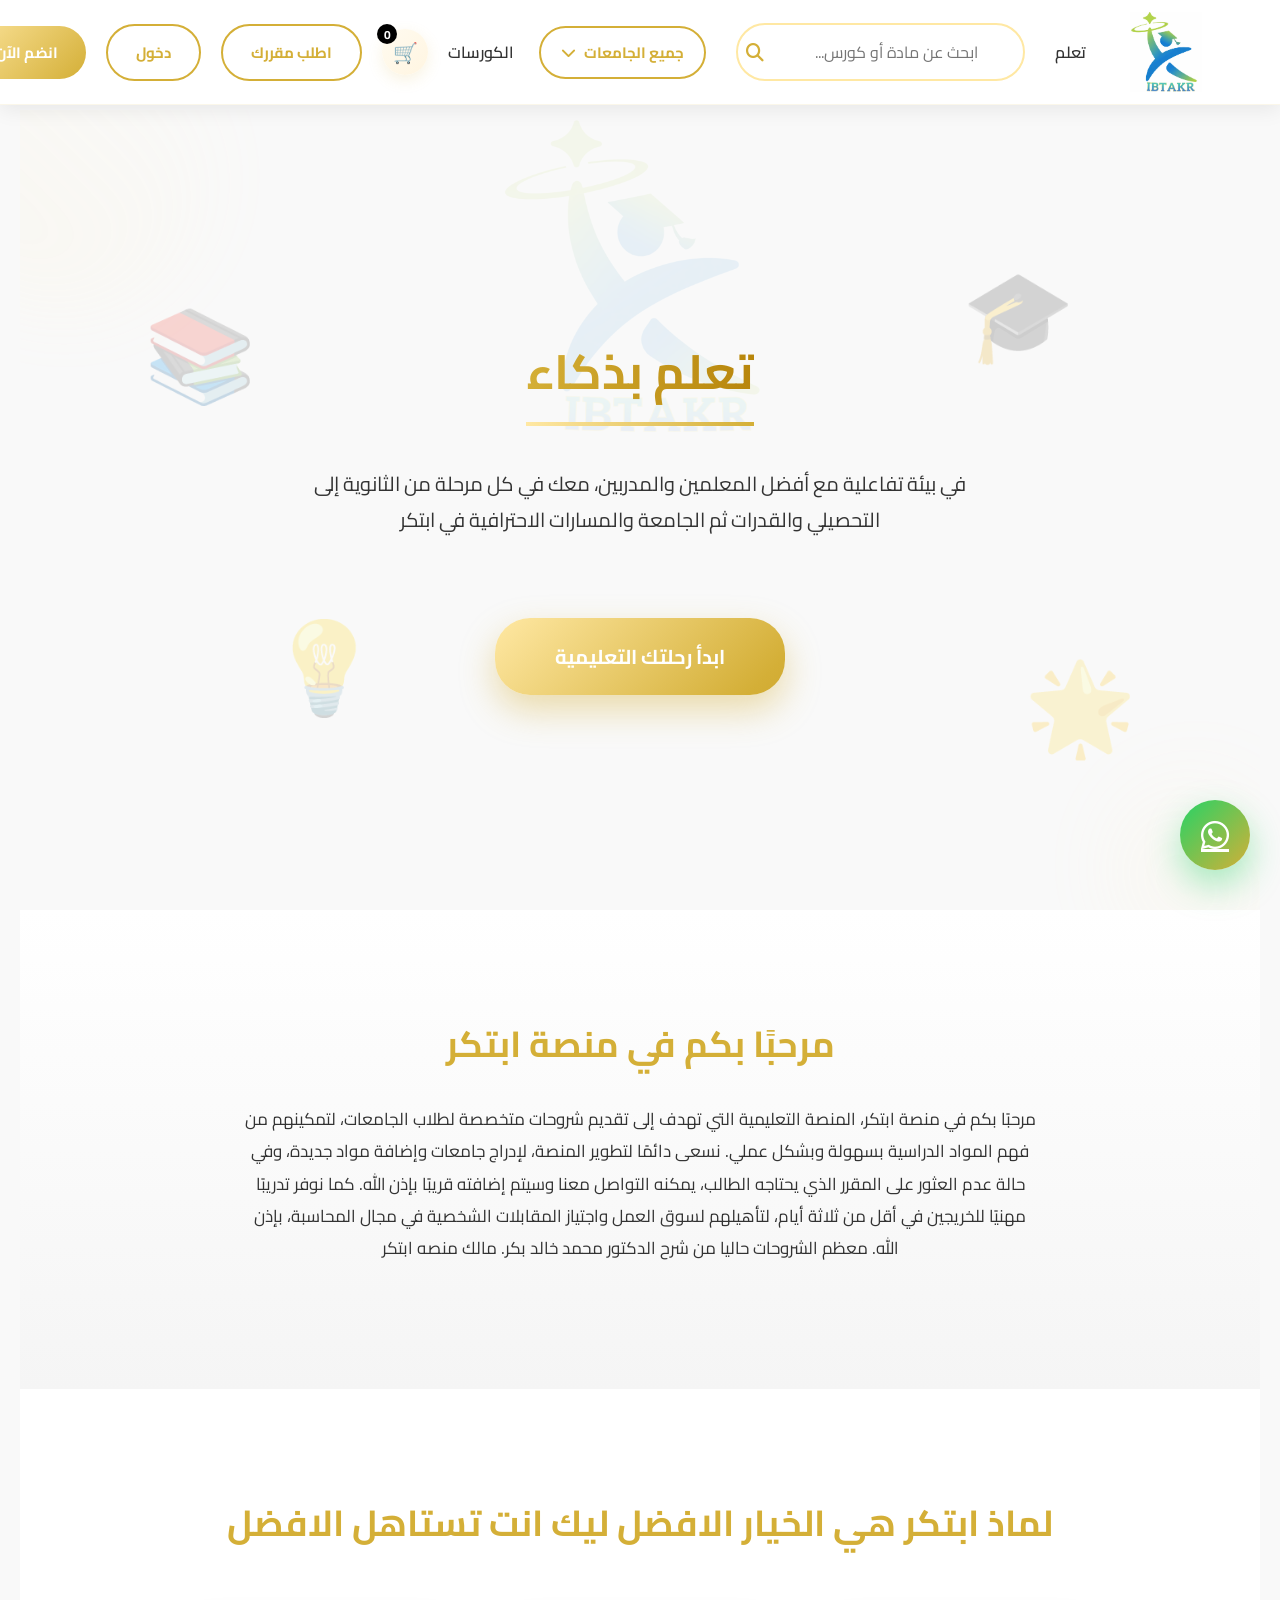
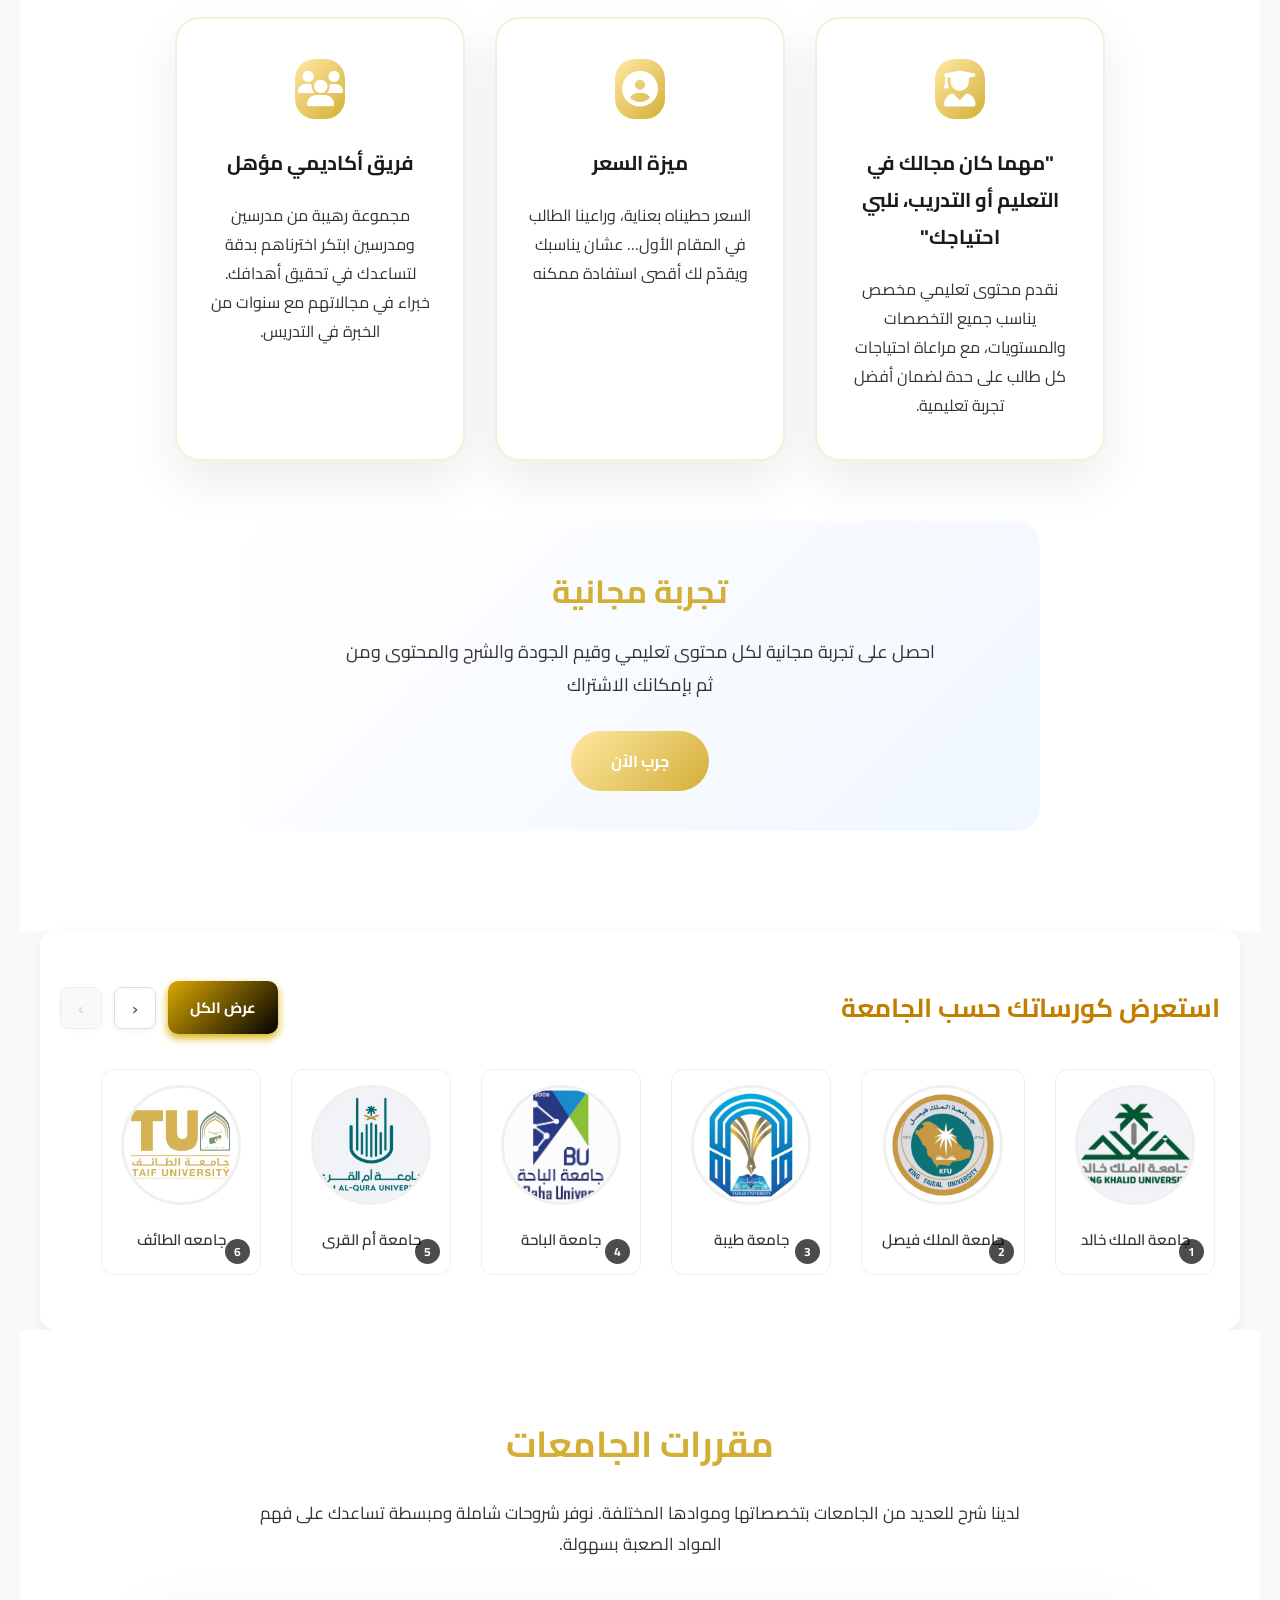
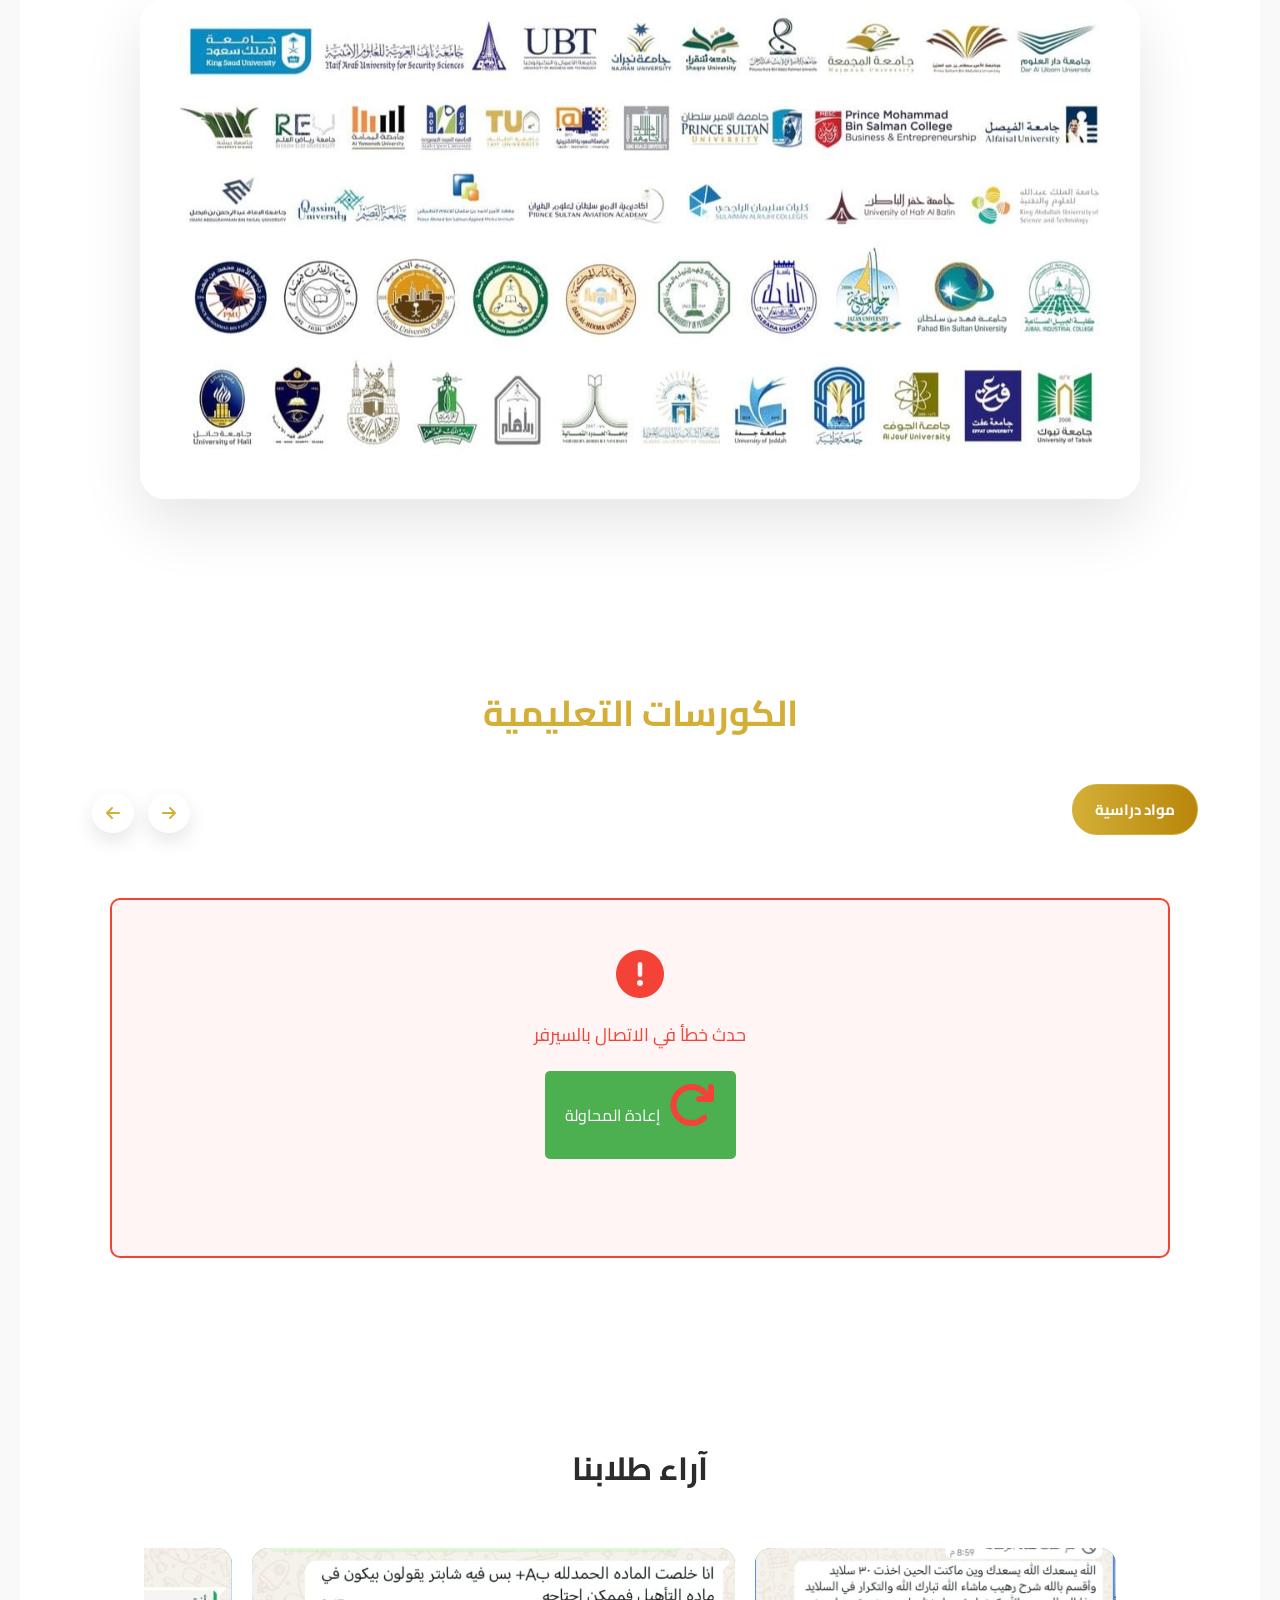
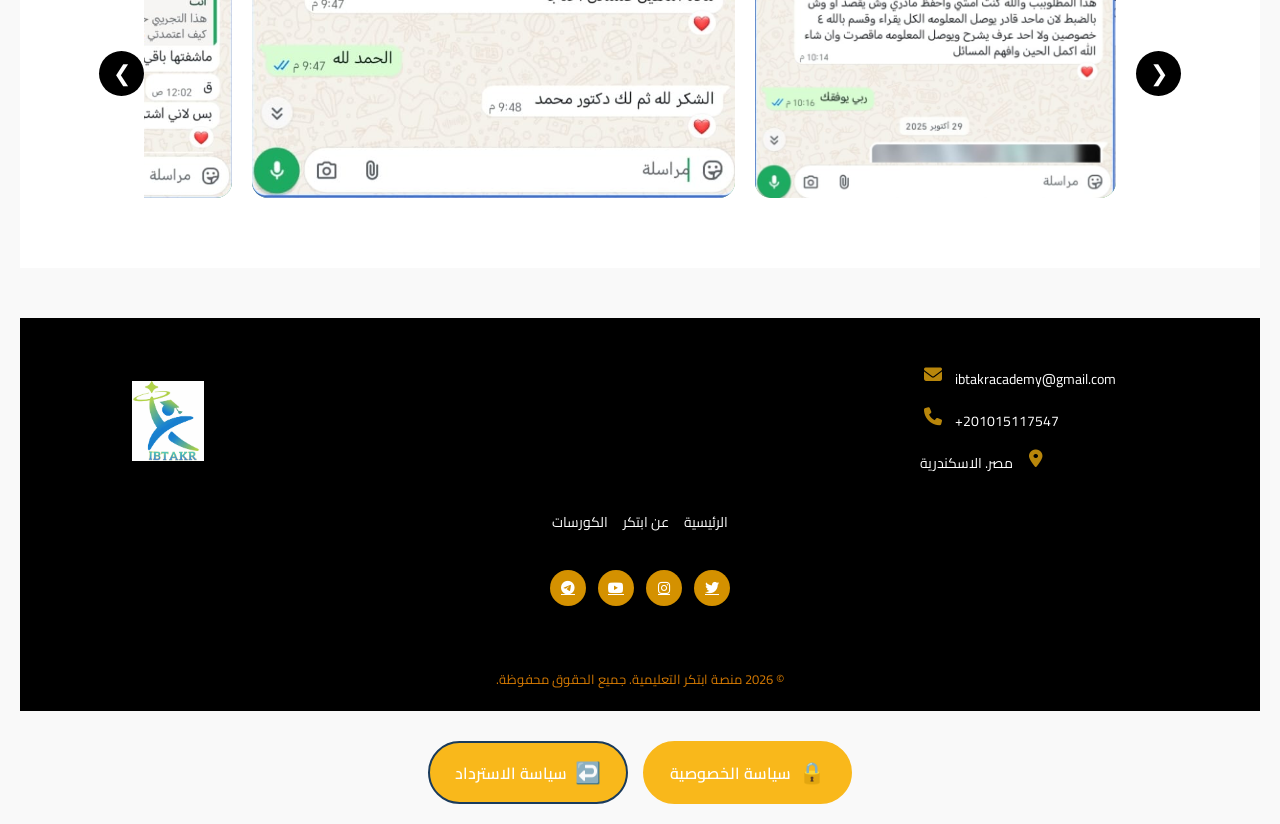
<file: index.html>
<!DOCTYPE html>
<html lang="ar" dir="rtl">
<head>
<meta charset="UTF-8">
<meta name="viewport" content="width=device-width, initial-scale=1.0, maximum-scale=1.0, user-scalable=no">
<title>ابتكر - تعلم بذكاء</title>
    <link rel="stylesheet" href="https://cdnjs.cloudflare.com/ajax/libs/font-awesome/6.5.0/css/all.min.css"/>
<link href="https://fonts.googleapis.com/css2?family=Cairo:wght@400;600;700&display=swap" rel="stylesheet">
<link rel="stylesheet" href="https://cdnjs.cloudflare.com/ajax/libs/font-awesome/6.5.0/css/all.min.css"/>
<style>
/* Reset and Base */
* {
    box-sizing: border-box;
    margin: 0;
    padding: 0;
    font-family: 'Cairo', sans-serif;
}

:root {
    --primary-gold: #D4AF37;
    --gold-light: #FFE8A3;
    --gold-dark: #B8860B;
    --white: #FFFFFF;
    --black: #000000;
    --gray-dark: #1A1A1A;
    --gray-medium: #333333;
    --gray-light: #F5F5F5;
    --bg: #FAFAFA;
    --text: #2C2C2C;
    --accent: #D4AF37;
}

body {
    background: var(--bg);
    color: var(--text);
    overflow-x: hidden;
    scroll-behavior: smooth;
}

/* ========== NAVBAR ========== */
.navbar {
    background: rgba(255,255,255,0.98);
    padding: 12px 5%;
    display: flex;
    align-items: center;
    justify-content: space-between;
    box-shadow: 0 4px 20px rgba(0,0,0,.08);
    position: fixed;
    top: 0;
    left: 0;
    right: 0;
    z-index: 1000;
    border-bottom: 1px solid rgba(212, 175, 55, 0.1);
}

/* Logo on the right */
.nav-logo-section {
    display: flex;
    align-items: center;
    gap: 30px;
    flex: 1;
    justify-content: flex-start;
}
.logo-links .has-dropdown {
    position: relative;
}

.logo {
    display: flex;
    align-items: center;
    gap: 10px;
    text-decoration: none;
    color: #000;
    font-weight: bold;
    font-size: 22px;
}

.logo-img {
    width: 100px;
    height: 80px;
    object-fit: contain;
}

.logo-links {
    position: relative;
    display: flex;
    align-items: center;
    gap: 25px;
}

.logo-links a {
    text-decoration: none;
    color: var(--gray-medium);
    font-weight: 600;
    font-size: 16px;
    padding: 10px 0;
    position: relative;
    transition: color 0.3s ease;
    white-space: nowrap;
}

.logo-links a::after {
    content: '';
    position: absolute;
    bottom: 0;
    right: 0;
    width: 0;
    height: 3px;
    background: linear-gradient(90deg, var(--gold-light), var(--primary-gold));
    transition: width 0.3s ease;
}

.logo-links a:hover::after,
.logo-links a.active::after {
    width: 100%;
}

.logo-links a:hover,
.logo-links a.active {
    color: var(--primary-gold);
}

/* Search in center */
.search-container {
    flex: 2;
    max-width: 600px;
    margin: 0 30px;
    position: relative;
}

.search-form {
    display: flex;
    width: 100%;
}

.search-input {
    flex: 1;
    padding: 12px 45px 12px 20px;
    border: 2px solid var(--gold-light);
    border-radius: 30px;
    font-size: 16px;
    outline: none;
    background: var(--white);
    color: var(--gray-dark);
    transition: all 0.3s ease;
}

.search-input:focus {
    border-color: var(--primary-gold);
    box-shadow: 0 5px 20px rgba(212, 175, 55, 0.2);
}

.search-button {
    position: absolute;
    left: 10px;
    top: 50%;
    transform: translateY(-50%);
    background: none;
    border: none;
    color: var(--primary-gold);
    font-size: 18px;
    cursor: pointer;
}

/* Navigation links */
.nav-links {
    display: flex;
    align-items: center;
    gap: 25px;
    margin-left: 20px;
}

.nav-links a {
    text-decoration: none;
    color: var(--gray-medium);
    font-weight: 600;
    font-size: 16px;
    padding: 10px 0;
    position: relative;
    transition: color 0.3s ease;
    white-space: nowrap;
}

.nav-links a::after {
    content: '';
    position: absolute;
    bottom: 0;
    right: 0;
    width: 0;
    height: 3px;
    background: linear-gradient(90deg, var(--gold-light), var(--primary-gold));
    transition: width 0.3s ease;
}

.nav-links a:hover::after {
    width: 100%;
}

.nav-links a:hover {
    color: var(--primary-gold);
}

/* Nav left section (buttons and cart) */
.nav-left {
    display: flex;
    align-items: center;
    gap: 20px;
    justify-content: flex-end;
}

.cart-container {
    position: relative;
}

.cart {
    position: relative;
    width: 46px;
    height: 46px;
    border-radius: 50%;
    background: linear-gradient(135deg, #FFFBF0, #FFF5E1);
    display: flex;
    align-items: center;
    justify-content: center;
    font-size: 20px;
    cursor: pointer;
    color: var(--primary-gold);
    box-shadow: 0 5px 15px rgba(212, 175, 55, 0.15);
}

.cart-count {
    position: absolute;
    top: -5px;
    left: -5px;
    background: var(--black);
    color: var(--white);
    font-size: 12px;
    font-weight: 700;
    width: 20px;
    height: 20px;
    border-radius: 50%;
    display: flex;
    align-items: center;
    justify-content: center;
}

/* Buttons */
.btn {
    padding: 12px 28px;
    border-radius: 30px;
    font-weight: 700;
    cursor: pointer;
    transition: .3s;
    font-size: 15px;
    border: none;
    white-space: nowrap;
}

.btn-login {
    background: var(--white);
    border: 2px solid var(--primary-gold);
    color: var(--primary-gold);
}

.btn-login:hover {
    background: var(--primary-gold);
    color: var(--white);
}

.btn-signup {
    color: var(--white);
    background: linear-gradient(135deg, var(--gold-light), var(--primary-gold));
}

.btn-signup:hover {
    transform: translateY(-3px);
}

/* Mobile Menu */
.menu-toggle {
    display: none;
    background: none;
    border: none;
    font-size: 24px;
    color: var(--primary-gold);
    cursor: pointer;
    padding: 10px;
}

/* ========== CART MODAL ========== */
.cart-modal {
    position: fixed;
    top: 0;
    left: 0;
    width: 100%;
    height: 100%;
    background: rgba(0,0,0,0.5);
    z-index: 9999;
    display: none;
    justify-content: flex-end;
}

.cart-modal.show {
    display: flex;
}

.cart-sidebar {
    width: 100%;
    max-width: 450px;
    height: 100%;
    background: white;
    padding: 20px;
    overflow-y: auto;
    box-shadow: -5px 0 25px rgba(0,0,0,0.15);
}

.cart-header {
    display: flex;
    justify-content: space-between;
    align-items: center;
    padding-bottom: 20px;
    border-bottom: 2px solid var(--gold-light);
    margin-bottom: 20px;
}

.cart-header h3 {
    color: var(--gray-dark);
    font-size: 24px;
    margin: 0;
}

.close-cart {
    background: none;
    border: none;
    font-size: 24px;
    color: var(--primary-gold);
    cursor: pointer;
    padding: 5px;
}

.cart-items {
    display: flex;
    flex-direction: column;
    gap: 15px;
    margin-bottom: 30px;
    min-height: 300px;
}

.cart-item {
    display: flex;
    align-items: center;
    gap: 15px;
    padding: 15px;
    background: var(--gray-light);
    border-radius: 15px;
    border: 1px solid rgba(212, 175, 55, 0.1);
}

.cart-item img {
    width: 80px;
    height: 80px;
    border-radius: 10px;
    object-fit: cover;
}

.cart-item-details {
    flex: 1;
}

.cart-item-title {
    font-weight: 700;
    color: var(--gray-dark);
    margin-bottom: 5px;
    font-size: 16px;
}

.cart-item-price {
    color: var(--primary-gold);
    font-weight: 700;
    font-size: 18px;
}

.remove-from-cart {
    background: none;
    border: none;
    color: #ff4444;
    cursor: pointer;
    padding: 8px;
    font-size: 18px;
    border-radius: 50%;
    width: 40px;
    height: 40px;
    display: flex;
    align-items: center;
    justify-content: center;
    transition: all 0.3s ease;
}

.remove-from-cart:hover {
    background: #ffeeee;
}

.cart-empty {
    text-align: center;
    padding: 50px 20px;
    color: var(--gray-medium);
}

.cart-empty i {
    font-size: 60px;
    color: var(--gold-light);
    margin-bottom: 20px;
}

.cart-empty p {
    font-size: 18px;
    font-weight: 600;
}

.cart-total {
    padding: 20px;
    background: var(--gray-light);
    border-radius: 15px;
    margin-bottom: 20px;
}

.total-row {
    display: flex;
    justify-content: space-between;
    align-items: center;
    margin-bottom: 10px;
    font-size: 18px;
}

.total-row.final {
    font-weight: 700;
    font-size: 22px;
    color: var(--gray-dark);
    margin-top: 10px;
    padding-top: 15px;
    border-top: 2px solid var(--gold-light);
}

.cart-buttons {
    display: flex;
    flex-direction: column;
    gap: 15px;
}

.checkout-btn {
    background: linear-gradient(135deg, var(--primary-gold), var(--gold-dark));
    color: white;
    border: none;
    padding: 16px;
    border-radius: 25px;
    font-weight: 700;
    font-size: 18px;
    cursor: pointer;
    transition: all 0.3s ease;
}

.checkout-btn:hover {
    transform: translateY(-3px);
    box-shadow: 0 10px 25px rgba(212, 175, 55, 0.4);
}

.continue-btn {
    background: white;
    color: var(--primary-gold);
    border: 2px solid var(--primary-gold);
    padding: 16px;
    border-radius: 25px;
    font-weight: 700;
    font-size: 18px;
    cursor: pointer;
    transition: all 0.3s ease;
}

.continue-btn:hover {
    background: var(--primary-gold);
    color: white;
}

/* ========== SEARCH RESULTS DROPDOWN ========== */
.search-results-container {
    position: relative;
    width: 100%;
}

.search-results {
    position: absolute;
    top: 100%;
    left: 0;
    right: 0;
    background: white;
    border-radius: 15px;
    box-shadow: 0 15px 40px rgba(0,0,0,0.15);
    max-height: 500px;
    overflow-y: auto;
    display: none;
    z-index: 1000;
    margin-top: 10px;
    border: 2px solid var(--gold-light);
}

.search-result-item {
    display: flex;
    align-items: center;
    gap: 15px;
    padding: 15px;
    cursor: pointer;
    transition: all 0.3s ease;
    border-bottom: 1px solid rgba(212, 175, 55, 0.1);
}

.search-result-item:hover {
    background: var(--gray-light);
}

.search-result-item:last-child {
    border-bottom: none;
}

.search-result-item img {
    width: 60px;
    height: 60px;
    border-radius: 10px;
    object-fit: cover;
}

.search-result-item h4 {
    margin: 0 0 5px 0;
    color: var(--gray-dark);
    font-size: 16px;
    flex: 1;
}

.search-result-item p {
    margin: 0;
    color: var(--gray-medium);
    font-size: 14px;
}

.search-result-item .price {
    color: var(--primary-gold);
    font-weight: 700;
    font-size: 18px;
    white-space: nowrap;
}

.no-results {
    padding: 30px;
    text-align: center;
    color: var(--gray-medium);
    font-size: 16px;
}

/* ========== DROPDOWN MENU FOR "تعلم" LINK ========== */
.has-dropdown {
    position: relative;
}

.dropdown-menu {
    position: absolute;
    top: 100%;
    right: 0;
    margin-top: 0;
    padding-top: 0;
    background: white;
    border-radius: 0 0 15px 15px;
    box-shadow: 0 15px 40px rgba(0,0,0,0.15);
    min-width: 200px;
    display: none;
    z-index: 1000;
    border: 2px solid var(--gold-light);
    overflow: hidden;
}

.dropdown-menu.show {
    display: block;
}

.dropdown-item {
    display: block;
    padding: 15px 20px;
    color: var(--gray-dark);
    text-decoration: none;
    transition: all 0.3s ease;
    border-bottom: 1px solid rgba(212, 175, 55, 0.1);
    font-weight: 600;
    font-size: 16px;
}

.dropdown-item:hover {
    background: var(--gray-light);
    color: var(--primary-gold);
}

.dropdown-item:last-child {
    border-bottom: none;
}

/* Mobile Sidebar */
.mobile-sidebar {
    position: fixed;
    top: 0;
    right: -100%;
    width: 75%; /* تم التصغير من 85% إلى 75% */
    max-width: 350px; /* تم التصغير من 400px إلى 350px */
    height: 100vh;
    background: var(--white);
    z-index: 9999;
    box-shadow: -5px 0 25px rgba(0,0,0,0.15);
    transition: right 0.4s;
    padding: 70px 15px 15px; /* تم تصغير الـ padding */
    overflow-y: auto;
    display: flex;
    flex-direction: column;
}

.mobile-sidebar.active {
    right: 0;
}

.sidebar-overlay {
    position: fixed;
    top: 0;
    left: 0;
    width: 100%;
    height: 100%;
    background: rgba(0,0,0,0.5);
    z-index: 9998;
    opacity: 0;
    visibility: hidden;
    transition: all 0.3s ease;
}

.sidebar-overlay.active {
    opacity: 1;
    visibility: visible;
}

.mobile-search {
    margin-bottom: 15px; /* تم التصغير */
    position: relative;
}

.mobile-search-input {
    width: 100%;
    padding: 10px 40px 10px 15px; /* تم تصغير الـ padding */
    border: 2px solid var(--gold-light);
    border-radius: 20px; /* تم التصغير */
    font-size: 14px; /* تم التصغير */
}

.mobile-search-button {
    position: absolute;
    left: 10px;
    top: 50%;
    transform: translateY(-50%);
    background: none;
    border: none;
    color: var(--primary-gold);
    font-size: 16px; /* تم التصغير */
}

.mobile-nav-links {
    display: flex;
    flex-direction: column;
    gap: 10px; /* تم التصغير */
    margin-bottom: 20px; /* تم التصغير */
}

.mobile-nav-links a {
    padding: 12px 15px; /* تم تصغير الـ padding */
    color: var(--gray-dark);
    text-decoration: none;
    font-size: 16px; /* تم التصغير */
    font-weight: 600;
    border-radius: 8px; /* تم التصغير */
    display: flex;
    align-items: center;
    gap: 10px;
}

.mobile-nav-links a i {
    width: 20px; /* تم التصغير */
    text-align: center;
    color: var(--primary-gold);
}

.mobile-buttons {
    display: flex;
    flex-direction: column;
    gap: 10px; /* تم التصغير */
    margin-top: auto;
}

.hero-advanced {
    position: relative;
    min-height: calc(100vh - 100px);
    display: flex;
    align-items: center;
    justify-content: center;
    overflow: hidden;
    margin-top: 90px;
    padding: 40px 5%;
}
.hero-advanced::before {
    content: "";
    position: absolute;
    top: 0;
    left: 0;
    width: 100%;
    height: 100%;
    background-image: url(./imgs/logoss.png);
    background-position: center 2%;
    background-size: 280px auto;
    background-repeat: no-repeat;
    opacity: 0.08;   /* 🔥 تحكم في درجة المائية */
    pointer-events: none;
    z-index: 0;
}

/* Animated Background Particles */
.hero-particles {
    position: absolute;
    width: 100%;
    height: 100%;
    top: 0;
    left: 0;
    z-index: 1;
}

.particle {
    position: absolute;
    background: var(--primary-gold);
    border-radius: 50%;
    opacity: 0.3;
    animation: floatParticle 15s infinite linear;
}

@keyframes floatParticle {
    0% {
        transform: translateY(0) translateX(0) rotate(0deg);
        opacity: 0.1;
    }
    25% {
        opacity: 0.3;
    }
    50% {
        transform: translateY(-50px) translateX(20px) rotate(180deg);
        opacity: 0.2;
    }
    75% {
        opacity: 0.3;
    }
    100% {
        transform: translateY(0) translateX(0) rotate(360deg);
        opacity: 0.1;
    }
}

.hero-center {
    text-align: center;
    z-index: 10;
    padding: 0 5%;
    max-width: 1200px;
    margin: 0 auto;
    width: 100%;
    position: relative;
}

.hero-title {
    font-size: clamp(32px, 5vw, 48px);
    background: linear-gradient(90deg, var(--primary-gold) 0%, var(--gold-dark) 50%, var(--primary-gold) 100%);
    -webkit-background-clip: text;
    background-clip: text;
    color: transparent;
    margin-bottom: 20px;
    background-size: 200% auto;
    animation: shimmer 3s infinite linear;
    position: relative;
    display: inline-block;
}

@keyframes shimmer {
    0% { background-position: 0% center; }
    100% { background-position: 200% center; }
}

.hero-title::after {
    content: '';
    position: absolute;
    bottom: -10px;
    right: 0;
    width: 0;
    height: 4px;
    background: linear-gradient(90deg, var(--gold-light), var(--primary-gold));
    animation: titleUnderline 2s ease-out forwards;
    animation-delay: 1s;
}

@keyframes titleUnderline {
    to {
        width: 100%;
    }
}

.hero-text {
    max-width: 700px;
    margin: 30px auto 40px;
    color: var(--gray-medium);
    font-size: clamp(16px, 2.5vw, 20px);
    line-height: 1.8;
    position: relative;
    opacity: 0;
    transform: translateY(30px);
    animation: textReveal 1s ease-out forwards;
    animation-delay: 0.5s;
}

@keyframes textReveal {
    to {
        opacity: 1;
        transform: translateY(0);
    }
}

.hero-cta {
    margin-top: 40px;
    padding: 20px 60px;
    border: none;
    border-radius: 35px;
    font-size: clamp(16px, 2vw, 20px);
    font-weight: 700;
    color: var(--white);
    cursor: pointer;
    background: linear-gradient(135deg, var(--gold-light), var(--primary-gold), var(--gold-dark));
    background-size: 200% auto;
    box-shadow: 0 15px 35px rgba(212, 175, 55, 0.4);
    transition: all 0.4s ease;
    animation: buttonGlow 2s infinite alternate, buttonFloat 3s ease-in-out infinite;
    position: relative;
    overflow: hidden;
    z-index: 1;
    width: auto;
    max-width: 100%;
}

@keyframes buttonGlow {
    0% {
        box-shadow: 0 15px 35px rgba(212, 175, 55, 0.4);
    }
    100% {
        box-shadow: 0 20px 45px rgba(212, 175, 55, 0.6);
    }
}

@keyframes buttonFloat {
    0%, 100% {
        transform: translateY(0);
    }
    50% {
        transform: translateY(-10px);
    }
}

.hero-cta::before {
    content: '';
    position: absolute;
    top: 0;
    left: -100%;
    width: 100%;
    height: 100%;
    background: linear-gradient(90deg, transparent, rgba(255,255,255,0.3), transparent);
    transition: 0.5s;
    z-index: -1;
}

.hero-cta:hover::before {
    left: 100%;
}

.hero-cta:hover {
    background-position: right center;
    transform: translateY(-5px) scale(1.05);
    box-shadow: 0 25px 50px rgba(212, 175, 55, 0.7);
}

/* Floating Icons Animation */
.floating-elements {
    position: absolute;
    width: 100%;
    height: 100%;
    top: 0;
    left: 0;
    z-index: 2;
    pointer-events: none;
}

.floating-element {
    position: absolute;
    font-size: 90px;
    opacity: 0.2;
    animation: floating 8s infinite ease-in-out;
}

@keyframes floating {
    0%, 100% {
        transform: translateY(0) rotate(0deg);
        opacity: 0.2;
    }
    50% {
        transform: translateY(-30px) rotate(180deg);
        opacity: 0.4;
    }
}

.floating-1 { top: 20%; left: 10%; animation-delay: 0s; }
.floating-2 { top: 15%; right: 15%; animation-delay: 1s; }
.floating-3 { bottom: 20%; left: 20%; animation-delay: 2s; }
.floating-4 { bottom: 15%; right: 10%; animation-delay: 3s; }

/* Animated Background Shapes */
.hero-shapes {
    position: absolute;
    width: 100%;
    height: 100%;
    top: 0;
    left: 0;
    z-index: 0;
}

.shape {
    position: absolute;
    background: linear-gradient(45deg, var(--gold-light), transparent);
    border-radius: 50%;
    filter: blur(40px);
    opacity: 0.1;
    animation: shapeMove 20s infinite linear;
}

@keyframes shapeMove {
    0% {
        transform: translate(0, 0) rotate(0deg);
    }
    100% {
        transform: translate(100px, 100px) rotate(360deg);
    }
}

.shape-1 {
    width: 300px;
    height: 300px;
    top: -100px;
    left: -100px;
    animation-duration: 25s;
}

.shape-2 {
    width: 200px;
    height: 200px;
    bottom: -50px;
    right: -50px;
    animation-duration: 20s;
    animation-delay: 5s;
}

/* ========== ABOUT SECTION ========== */
.about-section {
    padding: 100px 5%;
    background: linear-gradient(180deg, var(--white), var(--gray-light));
    text-align: center;
    display: flex;
    justify-content: center;
}

.about-container {
    max-width: 1200px;
    margin: 0 auto;
    display: flex;
    flex-direction: column;
    align-items: center;
    gap: 40px;
    width: 100%;
}

.about-title {
    color: var(--primary-gold);
    font-size: clamp(28px, 4vw, 36px);
    margin-bottom: 25px;
}

.about-text {
    color: var(--gray-medium);
    line-height: 1.9;
    font-size: clamp(15px, 1.8vw, 17px);
    margin-bottom: 25px;
    text-align: center;
    max-width: 800px;
    margin-left: auto;
    margin-right: auto;
}

/* ========== SHOWCASE SECTION ========== */
.showcase-section {
    padding: 80px 5%;
    background: var(--white);
    display: flex;
    justify-content: center;
    position: relative;
}

.showcase-content {
    max-width: 1200px;
    margin: 0 auto;
    text-align: center;
    width: 100%;
    display: flex;
    flex-direction: column;
    align-items: center;
}

.showcase-content h1 {
    color: var(--primary-gold);
    font-size: clamp(28px, 4vw, 36px);
    margin-bottom: 20px;
    max-width: 800px;
}

.showcase-content p {
    color: var(--gray-medium);
    font-size: clamp(15px, 1.8vw, 17px);
    margin-bottom: 40px;
    max-width: 800px;
    line-height: 1.8;
}

.showcase-image {
    width: 100%;
    max-width: 1000px;
    height: 500px;
    margin: 0 auto;
    background-image: url("./Imges/باك .jpeg");
    background-size: cover;
    background-position: center;
    background-repeat: no-repeat;
    border-radius: 25px;
    box-shadow: 0 25px 60px rgba(0,0,0,.1);
    position: relative;
    overflow: hidden;
}

/* ========== COURSES SECTION ========== */
.section {
    padding: 100px 5%;
    background: var(--white);
    display: flex;
    flex-direction: column;
    align-items: center;
}

.section h2 {
    text-align: center;
    color: var(--primary-gold);
    font-size: clamp(28px, 4vw, 36px);
    margin-bottom: 40px;
}

.top-bar {
    max-width: 1200px;
    margin: 0 auto 40px;
    display: flex;
    justify-content: space-between;
    align-items: center;
    flex-wrap: wrap;
    gap: 20px;
    width: 100%;
}

.filters {
    display: flex;
    gap: 12px;
    flex-wrap: wrap;
    justify-content: center;
}

.filters button {
    padding: 10px 22px;
    border-radius: 25px;
    border: 1px solid var(--primary-gold);
    background: var(--white);
    color: var(--primary-gold);
    font-weight: 700;
    cursor: pointer;
    transition: all 0.3s ease;
    font-size: 15px;
}

.filters button:hover,
.filters button.active {
    background: linear-gradient(90deg, var(--primary-gold), var(--gold-dark));
    color: var(--white);
    transform: translateY(-3px);
}

.arrows i {
    background: var(--white);
    padding: 12px 14px;
    border-radius: 50%;
    cursor: pointer;
    margin-left: 10px;
    box-shadow: 0 8px 20px rgba(0,0,0,.1);
    transition: all 0.3s ease;
    color: var(--primary-gold);
    font-size: 16px;
}

.arrows i:hover {
    background: linear-gradient(90deg, var(--primary-gold), var(--gold-dark));
    color: var(--white);
    transform: translateY(-3px);
}
.cards-grid {
    max-width: 1100px;
    margin: 0 auto;
    display: grid;
    grid-template-columns: repeat(4, 1fr); /* 4 كروت للشاشات الكبيرة */
    gap: 30px;
    width: 100%;
}
@media (max-width: 1024px) and (min-width: 769px) {
    .cards-grid {
        grid-template-columns: repeat(3, 1fr); /* 3 كروت للتابلت */
        gap: 25px;
    }
    
    .card {
        margin-bottom: 0; /* إزالة الهوامب الإضافية */
    }
}

.card {
    background: var(--white);
    border-radius: 25px;
    overflow: hidden;
    box-shadow: 0 15px 40px rgba(0,0,0,.08);
    transition: all 0.4s ease;
    border: 1px solid rgba(212, 175, 55, 0.1);
    width: 100%;
    opacity: 0;
    transform: translateY(30px) scale(0.96);
    animation: cardReveal 0.5s ease forwards;
}

@keyframes cardReveal {
    to {
        opacity: 1;
        transform: translateY(0) scale(1);
    }
}

.card:hover {
    transform: translateY(-15px);
    box-shadow: 0 25px 60px rgba(0,0,0,.15);
}

.card img {
    width: 100%;
    height: 180px;
    object-fit: cover;
    transition: transform 0.5s ease;
}

.card:hover img {
    transform: scale(1.08);
}

.card-content {
    padding: 22px;
}

.card-content h1 {
    font-size: 18px;
    margin: 0 0 8px;
    color: var(--gray-dark);
    font-weight: 700;
}

.card-content p {
    margin: 0 0 6px;
    font-size: 14px;
    color: var(--gray-medium);
}

.price {
    margin-top: 15px;
    display: flex;
    justify-content: space-between;
    align-items: center;
    flex-wrap: wrap;
    gap: 10px;
}

.price span {
    color: var(--primary-gold);
    font-size: 20px;
    font-weight: 800;
}

.price button {
    border: none;
    padding: 10px 22px;
    border-radius: 25px;
    background: linear-gradient(90deg, var(--gold-light), var(--primary-gold));
    color: var(--white);
    cursor: pointer;
    font-weight: 700;
    transition: all 0.3s ease;
}

.price button:hover {
    transform: translateY(-3px);
    box-shadow: 0 10px 25px rgba(212, 175, 55, 0.4);
}

/* ========== FOOTER ========== */
body, html {
    margin: 0;
    padding: 0;
    width: 100%;
    overflow-x: hidden; /* علشان متظهرش بار سكرول أفقي */
}

.container, header, footer, section {
    padding-left: 0;
    padding-right: 0;
}


.footer {
    background: linear-gradient(135deg, var(--black) 0%, var(--black) 100%);
    color: var(--white);
    padding: 40px 0 20px; /* بدون هوامش جانبية */
    text-align: center;
    position: relative;
    margin-top: 50px;
    width: 100%;
}

.footer-content {
    max-width: 1200px;
    margin: 0 auto;
    display: flex;
    flex-direction: column;
    align-items: center;
    gap: 25px;
    width: 100%;
    /* شيل الـ padding ده علشان الفوتر يبدأ من أول الجنب */
    padding: 0;
}
/* حاجة جديدة للـ contact */
.footer-contact {
    display: flex;
    flex-direction: column;
    align-items: flex-end; /* عشان يبدأوا من الشمال */
    width: 100%;
    max-width: 300px;
}

.footer-contact-item {
    display: flex;
    align-items: left;
    gap: 10px;
    margin: 8px 0;
    direction: ltr; /* عشان رقم التليفون يظهر صح */
}

.footer-contact-item i {
    color: var(--gold-dark);
    font-size: 18px;
    min-width: 25px;
}

.footer-contact-item span {
    color: white;
    font-size: 14px;
}

/* للعنصر اللي فيه العنوان (عشان هو عربي) */
.footer-contact-item:last-child {
    direction: rtl;
}
.footer-logo {
    font-size: 24px;
    font-weight: 800;
    color: var(--black);
    display: flex;
    align-items: center;
    gap: 10px;
}

.footer-logo i {
    color: var(--primary-gold);
    font-size: 20px;
}

.footer-logo-img {
    width: 90px;
    height: 80px;
    object-fit: contain;
}

.footer-links {
     padding: 0 20px; /* هنا تقدر تتحكم في المسافة */
    display: flex;
    gap: 15px;
    flex-wrap: wrap;
    justify-content: center;
}

.footer-links a {
    color: #fdfdfd;
    text-decoration: none;
    font-size: 14px;
    transition: color 0.3s ease;
}

.footer-links a:hover {
    color: var(--primary-gold);
}

.footer-social {
    display: flex;
    gap: 12px;
    margin-top: 10px;
}

.footer-social a {
    width: 36px;
    height: 36px;
    border-radius: 50%;
    background: rgb(212, 145, 0);
    display: flex;
    align-items: center;
    justify-content: center;
    color: var(--white);
    font-size: 14px;
    transition: all 0.3s ease;
}

.footer-social a:hover {
    background: var(--primary-gold);
    transform: translateY(-3px);
}

.footer-copyright {
    padding: 0 20px;
    margin-top: 20px;
    padding-top: 15px;
    border-top: 1px solid rgb(0, 0, 0);
    color: #d37800;
    font-size: 13px;
    width: 100%;
}

/* ========== WHATSAPP BUTTON ========== */
.whatsapp-chat {
    position: fixed;
    bottom: 30px;
    right: 30px;
    width: 70px;
    height: 70px;
    border-radius: 50%;
    background: linear-gradient(135deg, #25D366, var(--primary-gold));
    color: var(--white);
    display: flex;
    align-items: center;
    justify-content: center;
    font-size: 32px;
    cursor: pointer;
    z-index: 1000;
    transition: all 0.3s ease;
    box-shadow: 0 15px 35px rgba(37, 211, 102, 0.4);
    animation: whatsappPulse 2s infinite;
}

@keyframes whatsappPulse {
    0%, 100% { 
        transform: scale(1);
        box-shadow: 0 15px 35px rgba(37, 211, 102, 0.4);
    }
    50% { 
        transform: scale(1.1);
        box-shadow: 0 20px 45px rgba(37, 211, 102, 0.6);
    }
}

.whatsapp-chat:hover {
    transform: scale(1.15);
    box-shadow: 0 25px 50px rgba(37, 211, 102, 0.7);
    animation: none;
}

/* ========== RESPONSIVE ========== */
@media (max-width: 1200px) {
    .search-container {
        max-width: 500px;
    }
    .review-card {
        flex: 0 0 calc(33.333% - 20px);
    }
}

@media (max-width: 1024px) {
    .search-container {
        max-width: 400px;
    }
    
    .logo-links,
    .nav-links {
        gap: 15px;
    }
    .review-card {
        flex: 0 0 calc(50% - 15px);
    }
    .features-container {
        flex-direction: column;
        align-items: center;
    }
    .feature-card {
        max-width: 600px;
        width: 100%;
    }
}

@media (max-width: 900px) {
    .logo-links,
    .nav-links,
    .search-container {
        display: none;
    }
    
    .menu-toggle {
        display: block;
    }
    
    .nav-logo-section {
        justify-content: center;
    }
    
    .logo {
        margin-right: 0;
    }
    
    .mobile-search {
        display: block;
    }
}

@media (max-width: 768px) {
    .navbar {
        padding: 10px 5%;
    }
    
    .logo-img {
        width: 80px;
        height: 60px;
    }
    
    .hero-advanced {
        min-height: auto;
        padding: 60px 5%;
        margin-top: 70px;
    }
    
    .hero-title {
        font-size: 28px;
    }
    
    .hero-text {
        font-size: 16px;
    }
    
    .hero-cta {
        padding: 15px 40px;
        font-size: 16px;
    }
    
    .about-section,
    .free-trial-section,
    .reviews-section,
    .features-section,
    .section,
    .showcase-section {
        padding: 70px 5%;
    }
    
    .review-card {
        flex: 0 0 100%;
    }
    
    .cards-grid {
        grid-template-columns: repeat(auto-fill, minmax(250px, 1fr));
    }
    
    .showcase-image {
        height: 400px;
    }
    
    .btn {
        padding: 10px 20px;
        font-size: 14px;
    }
    
    .cart {
        width: 40px;
        height: 40px;
        font-size: 18px;
    }
    
    .showcase-content h1 {
        font-size: 24px;
    }
    
    .showcase-content p {
        font-size: 15px;
        margin-bottom: 30px;
    }
    
    .free-trial-cards {
        grid-template-columns: 1fr;
    }
    
    .reviews-arrows {
        flex-direction: row;
        align-items: center;
    }
    
    .slide-controls {
        margin-right: 0;
        margin-top: 10px;
    }
}

@media (max-width: 600px) {
    .footer-links {
        flex-direction: column;
        gap: 10px;
    }
    
    .nav-left {
        gap: 10px;
    }
    
    .cards-grid {
        grid-template-columns: 1fr;
    }
    
    .search-input {
        font-size: 14px;
        padding: 10px 40px 10px 15px;
    }
    
    .showcase-image {
        height: 300px;
    }
}

@media (max-width: 480px) {
    .hero-title {
        font-size: 24px;
    }
    
    .hero-cta {
        padding: 14px 30px;
        font-size: 16px;
    }
    
    .free-trial-title {
        font-size: 28px;
    }
    
    .reviews-section h2,
    .section h2,
    .features-section h2 {
        font-size: 24px;
    }
    
    .btn-login,
    .btn-signup {
        padding: 8px 16px;
        font-size: 13px;
    }
    
    .logo {
        font-size: 18px;
    }
    
    .logo-img {
        width: 70px;
        height: 50px;
    }
    
    .floating-element {
        font-size: 50px;
    }
    
    .hero-shapes .shape {
        display: none;
    }
    
    .showcase-image {
        height: 250px;
    }
    
    .feature-card {
        padding: 30px 20px;
    }
}

@media (max-width: 360px) {
    .hero-title {
        font-size: 22px;
    }
    
    .hero-cta {
        padding: 12px 25px;
        font-size: 15px;
    }
    
    .logo-img {
        width: 60px;
        height: 45px;
    }
    
    .cart {
        width: 35px;
        height: 35px;
        font-size: 16px;
    }
    
    .cart-count {
        width: 18px;
        height: 18px;
        font-size: 10px;
    }
    
    .showcase-image {
        height: 200px;
    }
}

/* ========== UNIVERSITIES DROPDOWN IN NAVBAR ========== */
.nav-universities-wrapper {
    position: relative;
    display: inline-block;
}

.universities-btn {
    background: none;
    border: 2px solid var(--primary-gold);
    color: var(--primary-gold);
    padding: 10px 20px;
    border-radius: 30px;
    font-weight: 700;
    font-size: 15px;
    cursor: pointer;
    transition: all 0.3s ease;
    white-space: nowrap;
    display: flex;
    align-items: center;
    gap: 8px;
}

.universities-btn:hover {
    background: var(--primary-gold);
    color: var(--white);
}

.universities-dropdown {
    position: absolute;
    top: 100%;
    right: 0;
    background: white;
    border-radius: 15px;
    box-shadow: 0 15px 40px rgba(0,0,0,0.15);
    width: 300px;
    max-height: 0;
    overflow: hidden;
    z-index: 1000;
    border: 2px solid transparent;
    opacity: 0;
    visibility: hidden;
    transition: all 0.3s ease;
}

.universities-dropdown.show {
    max-height: 400px;
    border-color: var(--gold-light);
    opacity: 1;
    visibility: visible;
    margin-top: 5px;
}

.universities-search {
    padding: 15px;
    border-bottom: 1px solid rgba(212, 175, 55, 0.1);
    position: relative;
}

.universities-search input {
    width: 100%;
    padding: 10px 35px 10px 15px;
    border: 1px solid var(--gold-light);
    border-radius: 25px;
    font-size: 14px;
    outline: none;
}

.universities-search i {
    position: absolute;
    right: 25px;
    top: 50%;
    transform: translateY(-50%);
    color: var(--primary-gold);
}

.universities-list {
    padding: 10px 0;
    max-height: 300px;
    overflow-y: auto;
}

.university-item {
    display: block;
    padding: 12px 20px;
    color: var(--gray-dark);
    text-decoration: none;
    transition: all 0.3s ease;
    font-weight: 600;
    font-size: 14px;
    border-bottom: 1px solid rgba(212, 175, 55, 0.05);
}

.university-item:hover {
    background: var(--gray-light);
    color: var(--primary-gold);
    padding-right: 25px;
}

.university-item:last-child {
    border-bottom: none;
}

/* ========== NOTIFICATION STYLES ========== */
.university-notification {
    position: fixed;
    top: 100px;
    right: 20px;
    background: #4CAF50;
    color: white;
    padding: 12px 20px;
    border-radius: 8px;
    display: flex;
    align-items: center;
    gap: 10px;
    box-shadow: 0 4px 15px rgba(0,0,0,0.2);
    z-index: 9999;
    animation: slideIn 0.3s ease, fadeOut 0.3s ease 2.7s forwards;
    font-size: 14px;
}

@keyframes slideIn {
    from {
        transform: translateX(100%);
        opacity: 0;
    }
    to {
        transform: translateX(0);
        opacity: 1;
    }
}

@keyframes fadeOut {
    to {
        opacity: 0;
        transform: translateX(100%);
    }
}

.university-notification.info {
    background: #2196F3;
}


/* ========== ENHANCED RESPONSIVE FOR HERO ANIMATIONS ========== */
@media (max-width: 1024px) {
    .floating-element {
        font-size: 70px;
    }
    
    .hero-particles {
        display: block;
    }
}

@media (max-width: 768px) {
    .floating-element {
        font-size: 50px;
    }
    
    .hero-particles {
        display: block;
    }
    
    .particle {
        display: none;
    }
    
    .hero-shapes .shape {
        display: none;
    }
}

@media (max-width: 480px) {
    .floating-element {
        display: none;
    }
    
    .hero-particles {
        display: none;
    }
}

/* ========== ENHANCED SEARCH RESPONSIVENESS ========== */
@media (max-width: 768px) {
    .search-results {
        position: fixed;
        top: 70px;
        left: 5%;
        right: 5%;
        max-height: 60vh;
    }
}

/* ========== ENHANCED UNIVERSITIES DROPDOWN FOR MOBILE ========== */
@media (max-width: 768px) {
    .universities-dropdown {
        position: fixed;
        top: 70px;
        right: 5%;
        left: 5%;
        width: auto;
        max-width: 90%;
    }
    
    .universities-btn {
        padding: 8px 15px;
        font-size: 14px;
    }
}

/* ========== ENHANCED CART FOR MOBILE ========== */
@media (max-width: 768px) {
    .cart-sidebar {
        width: 100%;
        max-width: 100%;
    }
}

/* ========== FEATURES SECTION ========== */
.features-section {
    padding: 100px 5%;
    background: var(--white);
    text-align: center;
}

.features-title {
    color: var(--primary-gold);
    font-size: clamp(28px, 4vw, 36px);
    margin-bottom: 60px;
}

.features-container {
    display: flex;
    justify-content: center;
    gap: 30px;
    flex-wrap: wrap;
    margin-bottom: 60px;
}

.feature-card {
    background: var(--white);
    border-radius: 25px;
    padding: 40px 30px;
    box-shadow: 0 20px 50px rgba(0,0,0,.08);
    border: 2px solid rgba(212, 175, 55, 0.2);
    transition: all 0.3s ease;
    display: flex;
    flex-direction: column;
    align-items: center;
    text-align: center;
    width:290px;
    max-width: 100%;
}

.feature-card:hover {
    transform: translateY(-10px);
    box-shadow: 0 30px 60px rgba(0,0,0,.15);
}

.feature-icon {
    width: 50px;
    height: 60px;
    background: linear-gradient(135deg, var(--gold-light), var(--primary-gold));
    border-radius: 20px;
    display: flex;
    align-items: center;
    justify-content: center;
    font-size: 36px;
    color: var(--white);
    margin-bottom: 25px;
}

.feature-card h3 {
    color: var(--gray-dark);
    font-size: 20px;
    margin-bottom: 20px;
    font-weight: 700;
}

.feature-card p {
    color: var(--gray-medium);
    line-height: 1.8;
    font-size: 16px;
    flex: 1;
}

.trial-info {
    text-align: center;
    margin-top: 40px;
    padding: 40px;
    background: linear-gradient(135deg, var(--white) 0%, #f0f7ff 100%);
    border-radius: 25px;
    max-width: 800px;
    margin-left: auto;
    margin-right: auto;
}

.trial-info h1 {
    color: var(--primary-gold);
    font-size: clamp(24px, 3vw, 32px);
    margin-bottom: 15px;
    font-weight: 700;
}

.trial-info p {
    color: var(--gray-medium);
    font-size: clamp(15px, 1.8vw, 18px);
    margin-bottom: 30px;
    line-height: 1.8;
    max-width: 600px;
    margin-left: auto;
    margin-right: auto;
}

.trial-info button {
    padding: 15px 40px;
    background: linear-gradient(135deg, var(--gold-light), var(--primary-gold));
    color: var(--white);
    border: none;
    border-radius: 30px;
    font-weight: 700;
    font-size: 16px;
    cursor: pointer;
    transition: all 0.3s ease;
}

.trial-info button:hover {
    transform: translateY(-3px);
    box-shadow: 0 15px 30px rgba(212, 175, 55, 0.4);
}

@media (max-width: 768px) {
    .features-container {
        flex-direction: column;
        align-items: center;
    }
    
    .feature-card {
        width: 100%;
        max-width: 400px;
    }
}

















































































  .reviews-section {
  padding: 60px 0;
  background: #fff;
}

.reviews-title {
  text-align: center;
  font-size: 32px;
  margin-bottom: 40px;
}

.reviews-wrapper {
  position: relative;
  display: flex;
  align-items: center;
  justify-content: center;
}

.reviews-container {
  display: flex;
  gap: 20px;
  overflow-x: auto;
  scroll-behavior: smooth;
  padding: 10px 20px;
  max-width: 80%;
  -webkit-overflow-scrolling: touch;
}

.reviews-container::-webkit-scrollbar {
  display: none;
}

.review-card {
  min-width: 350px;
  height: 250px;
  border-radius: 16px;
  overflow: hidden;
  flex-shrink: 0;
  background: #eee;
  position: relative;
}



.review-card img {
  width: 100%;
  height: 100%;
  object-fit: contain;
  background: #24972ebb;
  pointer-events: none; /* إضافة لمنع السحب */
}


/* الأسهم */
.review-btn {
  background: #000;
  color: #fff;
  border: none;
  font-size: 22px;
  width: 45px;
  height: 45px;
  border-radius: 50%;
  cursor: pointer;
  transition: all 0.3s ease;
}

.review-btn:hover {
  background: #333;
  transform: scale(1.1);
}

.review-btn.prev {
  margin-right: 10px;
}

.review-btn.next {
  margin-left: 10px;
}










/* ========== JOIN BUTTON DROPDOWN ========== */
.nav-join-wrapper {
    position: relative;
    display: inline-block;
}

.join-dropdown {
    position: absolute;
    top: 100%;
    right: 0;
    background: white;
    border-radius: 15px;
    box-shadow: 0 15px 40px rgba(0,0,0,0.15);
    width: 180px;
    max-height: 0;
    overflow: hidden;
    z-index: 1000;
    border: 2px solid transparent;
    opacity: 0;
    visibility: hidden;
    transition: all 0.3s ease;
    margin-top: 5px;
}

.join-dropdown.show {
    max-height: 200px;
    border-color: var(--gold-light);
    opacity: 1;
    visibility: visible;
}

.join-dropdown-item {
    display: flex;
    align-items: center;
    gap: 10px;
    padding: 15px 20px;
    color: var(--gray-dark);
    text-decoration: none;
    transition: all 0.3s ease;
    font-weight: 600;
    font-size: 14px;
    border-bottom: 1px solid rgba(212, 175, 55, 0.05);
}

.join-dropdown-item:hover {
    background: var(--gray-light);
    color: var(--primary-gold);
    padding-right: 25px;
}

.join-dropdown-item i {
    color: var(--primary-gold);
    width: 20px;
    text-align: center;
}

.join-dropdown-item:last-child {
    border-bottom: none;
}









































        body {
            margin: 0;
            background: #f9f9f9;
            padding: 20px;
        }

        .uni-section {
            padding: 50px 20px;
            background: #fff;
            max-width: 1200px;
            margin: 0 auto;
            border-radius: 15px;
            box-shadow: 0 5px 15px rgba(0,0,0,0.05);
        }

        .uni-header {
            display: flex;
            justify-content: space-between;
            align-items: center;
            margin-bottom: 30px;
            flex-wrap: wrap;
            gap: 15px;
        }

        .uni-header h2 {
            font-size: 26px;
            font-weight: 700;
            color: #c27e00;
        }

        .uni-actions {
            display: flex;
            align-items: center;
            gap: 12px;
        }

        .view-all {
            background: linear-gradient(135deg, #dba800 0%, #000000 100%);
            color: #fff;
            border: none;
            padding: 12px 22px;
            border-radius: 10px;
            font-weight: bold;
            cursor: pointer;
            transition: all 0.3s ease;
            font-size: 15px;
            box-shadow: 0 4px 8px rgb(216, 176, 0);
        }

        .view-all:hover {
            transform: translateY(-2px);
        }

        .arrow {
            width: 42px;
            height: 42px;
            border-radius: 8px;
            border: 1px solid #ddd;
            background: #fff;
            cursor: pointer;
            font-size: 20px;
            transition: all 0.3s ease;
            display: flex;
            align-items: center;
            justify-content: center;
            color: #555;
            box-shadow: 0 2px 5px rgba(0,0,0,0.05);
        }

        .arrow:hover {
            background: #d89e00;
            color: white;
            border-color: #d3a200;
            transform: scale(1.05);
        }

        .arrow:disabled {
            opacity: 0.5;
            cursor: not-allowed;
            background: #f5f5f5;
            color: #aaa;
        }

        .arrow:disabled:hover {
            background: #f5f5f5;
            color: #aaa;
            border-color: #ddd;
            transform: none;
        }

        .slider-wrapper {
            overflow: hidden;
            position: relative;
        }

        .slider {
            display: flex;
            gap: 30px;
            transition: transform 0.5s cubic-bezier(0.25, 0.46, 0.45, 0.94);
            padding: 5px;
        }

        .uni-card {
            min-width: 160px;
            text-align: center;
            text-decoration: none;
            color: #000;
            transform: scale(1);
            transition: transform 0.3s, box-shadow 0.3s;
            background: #fff;
            border-radius: 12px;
            padding: 15px;
            border: 1px solid #eee;
        }

        .uni-card:hover {
            transform: translateY(-8px) scale(1.03);
            box-shadow: 0 12px 25px rgba(0,0,0,0.15);
            border-color: #d89e00;
        }

        .uni-card img {
            width: 120px;
            height: 120px;
            border-radius: 50%;
            background: #f2f2f2;
            display: block;
            margin: 0 auto 15px;
            transition: transform 0.3s;
            object-fit: cover;
            border: 3px solid #f0f0f0;
            pointer-events: none;
        }

        .uni-card:hover img {
            transform: scale(1.1);
            border-color: #e2a600;
        }

        .uni-card p {
            font-size: 15px;
            font-weight: 600;
            color: #333;
            margin: 0;
            padding: 5px;
        }

        .card-counter {
            position: absolute;
            bottom: 10px;
            right: 10px;
            background: rgba(0,0,0,0.7);
            color: white;
            border-radius: 50%;
            width: 25px;
            height: 25px;
            display: flex;
            align-items: center;
            justify-content: center;
            font-size: 12px;
            font-weight: bold;
        }

        @media (max-width: 768px) {
            .uni-section { 
                padding: 30px 15px; 
            }
            .uni-header { 
                flex-direction: column; 
                align-items: flex-start; 
            }
            .uni-actions { 
                align-self: flex-end; 
            }
            .slider { 
                gap: 20px; 
            }
            .uni-card { 
                min-width: 140px; 
                padding: 12px; 
            }
            .uni-card img { 
                width: 100px; 
                height: 100px; 
            }
            .uni-card p { 
                font-size: 14px; 
            }
        }
        
        @media (max-width: 480px) {
            .uni-card { 
                min-width: 120px; 
            }
            .uni-card img { 
                width: 85px; 
                height: 85px; 
            }
            .view-all { 
                padding: 10px 18px; 
                font-size: 14px; 
            }
            .arrow { 
                width: 38px; 
                height: 38px; 
            }
        }

         .cards-grid {
        display: grid;
        grid-template-columns: repeat(auto-fill, minmax(280px, 1fr));
        gap: 30px;
        padding: 20px;
        position: relative;
        min-height: 400px;
    }
    
    .loading-courses {
        grid-column: 1 / -1;
        text-align: center;
        padding: 50px;
        background: #f9f9f9;
        border-radius: 10px;
        border: 2px dashed #ddd;
    }
    
    .loading-spinner {
        width: 50px;
        height: 50px;
        border: 5px solid #f3f3f3;
        border-top: 5px solid #D4AF37;
        border-radius: 50%;
        animation: spin 1s linear infinite;
        margin: 0 auto 20px;
    }
    
    @keyframes spin {
        0% { transform: rotate(0deg); }
        100% { transform: rotate(360deg); }
    }
    
    .no-courses {
        grid-column: 1 / -1;
        text-align: center;
        padding: 50px;
        background: #f9f9f9;
        border-radius: 10px;
        border: 2px dashed #ddd;
    }
    
    .no-courses i {
        font-size: 48px;
        color: #ccc;
        margin-bottom: 20px;
    }
    
    .no-courses p {
        color: #666;
        font-size: 18px;
        margin-bottom: 20px;
    }
    
    .error-loading {
        grid-column: 1 / -1;
        text-align: center;
        padding: 50px;
        background: #fff5f5;
        border-radius: 10px;
        border: 2px solid #f44336;
    }
    
    .error-loading i {
        font-size: 48px;
        color: #f44336;
        margin-bottom: 20px;
    }
    
    .error-loading p {
        color: #f44336;
        font-size: 18px;
        margin-bottom: 20px;
    }
    
    .retry-btn {
        background: #4CAF50;
        color: white;
        border: none;
        padding: 10px 20px;
        border-radius: 5px;
        cursor: pointer;
        font-size: 16px;
        display: inline-flex;
        align-items: center;
        gap: 8px;
        transition: background 0.3s;
    }
    
    .retry-btn:hover {
        background: #45a049;
    }
    
    /* تصميم الكروت ديناميكياً */
    .card {
        background: white;
        border-radius: 15px;
        overflow: hidden;
        box-shadow: 0 10px 30px rgba(0, 0, 0, 0.1);
        transition: transform 0.3s, box-shadow 0.3s;
        border: 1px solid #eee;
        position: relative;
    }
    
    .card:hover {
        transform: translateY(-10px);
        box-shadow: 0 15px 40px rgba(0, 0, 0, 0.15);
    }
    
    .card img {
        width: 100%;
        height: 180px;
        object-fit: cover;
        border-bottom: 3px solid #D4AF37;
    }
    
    .card-content {
        padding: 15px;
    }
    
    .card h1 {
        font-size: 18px;
        margin: 0 0 10px;
        color: #333;
        height: 54px;
        overflow: hidden;
        line-height: 1.3;
    }
    
    .card p {
        font-size: 14px;
        color: #666;
        margin: 5px 0;
        line-height: 1.5;
    }
    
    .card .price {
        padding: 15px 0 0;
        margin-top: 15px;
        border-top: 1px solid #eee;
        display: flex;
        justify-content: space-between;
        align-items: center;
    }
    
    .card .price span {
        font-size: 20px;
        font-weight: bold;
        color: #D4AF37;
    }
    
    .card .add-to-cart {
        background: #4CAF50;
        color: white;
        border: none;
        padding: 8px 20px;
        border-radius: 5px;
        cursor: pointer;
        font-size: 14px;
        transition: background 0.3s;
    }
    
    .card .add-to-cart:hover {
        background: #45a049;
    }
    
    /* Pagination Styles */
    .pagination {
        grid-column: 1 / -1;
        display: flex;
        justify-content: center;
        align-items: center;
        gap: 15px;
        margin-top: 30px;
        padding: 20px;
    }
    
    .pagination-btn {
        background: #D4AF37;
        color: white;
        border: none;
        padding: 10px 20px;
        border-radius: 5px;
        cursor: pointer;
        font-size: 14px;
        transition: background 0.3s;
    }
    
    .pagination-btn:hover:not(:disabled) {
        background: #c19b2e;
    }
    
    .pagination-btn:disabled {
        background: #ccc;
        cursor: not-allowed;
    }
    
    .page-indicator {
        font-size: 16px;
        color: #666;
        font-weight: bold;
    }
    
    /* إخفاء الكروت تلقائياً للمساعدة في التنظيم */
    .card.hidden {
        display: none;
    }

</style>
</head>

<body>

<!-- NAVBAR -->
<div class="navbar">
    <!-- Mobile Menu Button -->
    <button class="menu-toggle" id="menuToggle">
        <i class="fas fa-bars"></i>
    </button>
    
    <!-- Logo and Links on Right -->
    <div class="nav-logo-section">
        <a href="#" class="logo">
            <img src="./imgs/logoss.png" alt="ابتكر" class="logo-img">
        </a>
        
        <div class="logo-links">
            <a href="university.html" class="has-dropdown">تعلم</a>
            <!-- Dropdown Menu -->
            <div class="dropdown-menu" id="dropdownMenu">
                <a href="university.html" class="dropdown-item">مواد جامعية</a>
            </div>
        </div>
    </div>
    
    <!-- Search in Center -->
    <div class="search-container">
        <div class="search-results-container">
            <form class="search-form" id="searchForm">
                <input type="text" class="search-input" id="searchInput" placeholder="ابحث عن مادة أو كورس...">
                <button type="submit" class="search-button">
                    <i class="fas fa-search"></i>
                </button>
            </form>
            <div class="search-results" id="searchResults"></div>
        </div>
    </div>

    <!-- Navigation Links -->
    <div class="nav-links">
        <div class="nav-universities-wrapper">
            <button class="universities-btn" id="universitiesBtn">
                جميع الجامعات
                <i class="fas fa-chevron-down"></i>
            </button>
            <div class="universities-dropdown" id="universitiesDropdown">
                <div class="universities-search">
                    <input type="text" placeholder="ابحث عن جامعة..." id="universitySearch">
                    <i class="fas fa-search"></i>
                </div>
                <div class="universities-list">
                    <a href="#courses" class="university-item" data-university="all">جميع الجامعات</a>
                    <a href="#courses" class="university-item" data-university="king-khalid">جامعة الملك خالد</a>
                    <a href="#courses" class="university-item" data-university="king-faisal">جامعة الملك فيصل</a>
                    <a href="#courses" class="university-item" data-university="taibah">جامعة طيبة</a>
                    <a href="#courses" class="university-item" data-university="taif">جامعة الطائف</a>
                    <a href="#courses" class="university-item" data-university="jeddah">جامعة جدة</a>
                    <a href="#courses" class="university-item" data-university="umm-alqura">جامعة أم القرى</a>
                    <a href="#courses" class="university-item" data-university="al-baha">جامعة الباحة</a>
                    <a href="#courses" class="university-item" data-university="qassim">جامعة القصيم</a>
                </div>
            </div>
        </div>

        <a href="#courses">الكورسات</a>
    </div>
    
    <!-- Left Section (Cart and Buttons) -->
    <div class="nav-left">
        <!-- Cart -->
        <div class="cart-container">
            <div class="cart" id="cartButton">
                🛒
                <div class="cart-count" id="cartCount">0</div>
            </div>
        </div>
        <a href="Get Your Course.html">
        <button class="btn btn-login">اطلب مقررك</button>
    </a>
        <!-- Buttons -->
        <a href="login.html">
            <button class="btn btn-login">دخول</button>
        </a>
       <div class="nav-join-wrapper" style="position:relative; display:inline-block;">
    <button class="btn btn-signup" id="joinBtn">
        انضم الآن <i class="fas fa-chevron-down" style="font-size:12px; margin-right:5px;"></i>
    </button>
    <div class="join-dropdown" id="joinDropdown">
        <a href="register.html?type=student" class="join-dropdown-item">
            <i class="fas fa-user-graduate"></i> انضم كطالب
        </a>
        <a href="register.html?type=teacher" class="join-dropdown-item">
            <i class="fas fa-chalkboard-teacher"></i> انضم كمعلم
        </a>
    </div>
</div>
    </div>
</div>

<!-- Cart Modal -->
<div class="cart-modal" id="cartModal">
    <div class="cart-sidebar">
        <div class="cart-header">
            <h3>عربة التسوق</h3>
            <button class="close-cart" id="closeCart">
                <i class="fas fa-times"></i>
            </button>
        </div>
        <div class="cart-items" id="cartItems">
            <!-- Cart items will be inserted here by JavaScript -->
        </div>
        <div class="cart-total" id="cartTotal">
            <!-- Total will be calculated by JavaScript -->
        </div>
        <div class="cart-buttons">
            <button class="checkout-btn" id="checkoutBtn">إتمام الشراء</button>
            <button class="continue-btn" id="continueBtn">مواصلة التسوق</button>
        </div>
    </div>
</div>

<!-- Mobile Sidebar -->
<div class="sidebar-overlay" id="sidebarOverlay"></div>
<div class="mobile-sidebar" id="mobileSidebar">
    <!-- Mobile Search -->
    <div class="mobile-search">
        <input type="text" class="mobile-search-input" id="mobileSearchInput" placeholder="ابحث عن مادة...">
        <button class="mobile-search-button" id="mobileSearchButton">
            <i class="fas fa-search"></i>
        </button>
    </div>
    
    <div class="mobile-nav-links">
        <a href="Get Your Course.html">
        <button class="btn btn-login">اطلب مقررك</button>
    </a>
        <a href="#" class="active"><i class="fas fa-home"></i> الرئيسية</a>
        <a href="university.html"><i class="fas fa-book-open"></i> تعلم</a>
        <a href="#about"><i class="fas fa-info-circle"></i> عن ابتكر</a>
        <a href="#courses"><i class="fas fa-graduation-cap"></i> الكورسات</a>
        <a href="#contact"><i class="fas fa-phone-alt"></i> اتصل بنا</a>
    </div>
    
    <div class="mobile-buttons">
        <a href="login.html" style="width: 100%;">
            <button class="btn btn-login" style="width: 100%;">دخول</button>
        </a>
        <a href="register.html" style="width: 100%;">
            <button class="btn btn-signup" style="width: 100%;">انضم الآن</button>
        </a>
    </div>
</div>

<!-- HERO SECTION WITH ANIMATION -->
<section class="hero-advanced">
    <!-- Animated Background Particles -->
    <div class="hero-particles" id="hero-particles"></div>
    
    <!-- Animated Background Shapes -->
    <div class="hero-shapes">
        <div class="shape shape-1"></div>
        <div class="shape shape-2"></div>
    </div>
    
    <!-- Floating Icons -->
    <div class="floating-elements">
        <div class="floating-element floating-1">📚</div>
        <div class="floating-element floating-2">🎓</div>
        <div class="floating-element floating-3">💡</div>
        <div class="floating-element floating-4">🌟</div>
    </div>
    
    <div class="hero-center">
        <h1 class="hero-title">تعلم بذكاء</h1>
        <p class="hero-text">
            في بيئة تفاعلية مع أفضل المعلمين والمدربين، معك في كل مرحلة من الثانوية
            إلى التحصيلي والقدرات ثم الجامعة والمسارات الاحترافية في ابتكر
        </p>
        <button class="hero-cta" id="heroCta">ابدأ رحلتك التعليمية</button>
    </div>
</section>

<!-- ABOUT SECTION -->
<section class="about-section" id="about">
    <div class="about-container">
        <div class="about-content">
            <h2 class="about-title">مرحبًا بكم في منصة ابتكر</h2>
            <p class="about-text">
                مرحبًا بكم في منصة ابتكر، المنصة التعليمية التي تهدف إلى تقديم شروحات متخصصة لطلاب الجامعات، لتمكينهم من فهم المواد الدراسية بسهولة وبشكل عملي.
                نسعى دائمًا لتطوير المنصة، لإدراج جامعات وإضافة مواد جديدة، وفي حالة عدم العثور على المقرر الذي يحتاجه الطالب، يمكنه التواصل معنا وسيتم إضافته قريبًا بإذن الله.
                كما نوفر تدريبًا مهنيًا للخريجين في أقل من ثلاثة أيام، لتأهيلهم لسوق العمل واجتياز المقابلات الشخصية في مجال المحاسبة، بإذن الله.
                معظم الشروحات حاليا من شرح الدكتور محمد خالد بكر. مالك منصه ابتكر
            </p>
        </div>
    </div>
</section>

<!-- FEATURES SECTION -->
<section class="features-section">
    <h2 class="features-title">      لماذ ابتكر هي الخيار الافضل ليك
  انت تستاهل الافضل</h2>

    <div class="features-container">
        <!-- كارد احترافي 1 -->
        <div class="feature-card">
            <div class="feature-icon">
                <i class="fas fa-user-graduate"></i>
            </div>
            <h3>"مهما كان مجالك في التعليم أو التدريب، نلبي احتياجك"</h3>
            <p>
                نقدم محتوى تعليمي مخصص يناسب جميع التخصصات والمستويات، مع مراعاة احتياجات كل طالب على حدة لضمان أفضل تجربة تعليمية.
            </p>
        </div>
        <div class="feature-card">
            <div class="feature-icon">
                <i class="fa-solid fa-circle-user"></i>
            </div>
            <h3>ميزة السعر</h3>
            <p>
               السعر حطيناه بعناية، وراعينا الطالب في المقام الأول…
عشان يناسبك ويقدّم لك أقصى استفادة ممكنه
        </div>

        <!-- كارد احترافي 2 -->
        <div class="feature-card">
            <div class="feature-icon">
                <i class="fas fa-users"></i>
            </div>
            <h3>فريق أكاديمي مؤهل</h3>
            <p>
                مجموعة رهيبة من مدرسين ومدرسين ابتكر اخترناهم بدقة لتساعدك في تحقيق أهدافك. خبراء في مجالاتهم مع سنوات من الخبرة في التدريس.
            </p>
        </div>
    </div>

    <!-- العناصر مرة واحدة تحت الكاردات -->
    <div class="trial-info">
        <h1>تجربة مجانية</h1>
        <p>احصل على تجربة مجانية لكل محتوى تعليمي وقيم الجودة والشرح والمحتوى ومن ثم بإمكانك الاشتراك</p>
        <a href="university.html">
  <button id="trialButton">جرب الآن</button>
</a>

    </div>
</section>

<!-- REVIEWS SECTION -->

<section class="uni-section">
        <div class="uni-header">
            <h2>استعرض كورساتك حسب الجامعة</h2>
            <div class="uni-actions">
                <button class="view-all" onclick="window.location.href='university.html'">عرض الكل</button>
                <button class="arrow" id="arrowLeft">‹</button>
                <button class="arrow" id="arrowRight">›</button>
            </div>
        </div>

        <div class="slider-wrapper">
            <div class="slider" id="slider">
                <!-- روابط الجامعات -->
                <a href="university.html?uni=kku" class="uni-card">
                    <img src="./Imges/WhatsApp Image 2026-01-17 at 1.24.31 PM.jpeg" alt="جامعة الملك خالد">
                    <p>جامعة الملك خالد</p>
                    <div class="card-counter">1</div>
                </a>

                <a href="university.html?uni=kfu" class="uni-card">
                    <img src="./Imges/WhatsApp Image 2026-01-17 at 1.24.48 PM.jpeg" alt="جامعة الملك فيصل">
                    <p>جامعة الملك فيصل</p>
                    <div class="card-counter">2</div>
                </a>

                <a href="university.html?uni=tu" class="uni-card">
                    <img src="./Imges/WhatsApp Image 2026-01-17 at 1.25.06 PM.jpeg" alt="جامعة طيبة">
                    <p>جامعة طيبة</p>
                    <div class="card-counter">3</div>
                </a>

                <a href="university.html?uni=bu" class="uni-card">
                    <img src="./Imges/WhatsApp Image 2026-01-17 at 1.25.23 PM.jpeg" alt="جامعة الباحة">
                    <p>جامعة الباحة</p>
                    <div class="card-counter">4</div>
                </a>

                <a href="university.html?uni=uq" class="uni-card">
                    <img src="./Imges/WhatsApp Image 2026-01-17 at 1.26.22 PM (1).jpeg" alt="جامعة أم القرى">
                    <p>جامعة أم القرى</p>
                    <div class="card-counter">5</div>
                </a>

                <a href="university.html?uni=taif" class="uni-card">
                    <img src="./Imges/WhatsApp Image 2026-01-17 at 1.25.50 PM.jpeg" alt="جامعه الطائف">
                    <p>جامعه الطائف</p>
                    <div class="card-counter">6</div>
                </a>
            </div>
        </div>
    </section>



<!-- SHOWCASE SECTION -->
<section class="showcase-section">
    <div class="showcase-content">
        <h1>مقررات الجامعات</h1>
        <p>
            لدينا شرح للعديد من الجامعات بتخصصاتها وموادها المختلفة. نوفر شروحات شاملة ومبسطة تساعدك على فهم المواد الصعبة بسهولة.
        </p>
        <div class="showcase-image"></div>
    </div>
</section>
















































<!-- COURSES SECTION WITH ALL CARDS -->
<section class="section" id="courses">
    <h2>الكورسات التعليمية</h2>
    <div class="top-bar">
        <div class="filters">
            <button class="active">مواد دراسية</button>
        </div>
        <div class="arrows">
            <i class="fa fa-arrow-right" id="prev"></i>
            <i class="fa fa-arrow-left" id="next"></i>
        </div>
    </div>
    
    <!-- حاوية الكورسات الديناميكية -->
    <div class="cards-grid" id="coursesContainer">
        <!-- سيتم ملؤها تلقائياً بالجافاسكريبت -->
        <div class="loading-courses">
            <div class="loading-spinner"></div>
            <p>جاري تحميل الكورسات...</p>
        </div>
    </div>
    
    <!-- أدوات الإدارة للمسؤولين -->
    <div id="adminQuickTools" style="display: none;">
        <div style="text-align: center; margin: 20px 0; padding: 15px; background: #f8f9fa; border-radius: 10px; border: 2px solid #D4AF37;">
            <h3 style="color: #D4AF37; margin-bottom: 15px;">
                <i class="fas fa-user-shield"></i> أدوات الإدارة
            </h3>
            <button onclick="window.location.href='admin.html'" style="background: #D4AF37; color: white; border: none; padding: 10px 20px; border-radius: 5px; cursor: pointer; margin: 5px;">
                <i class="fas fa-plus-circle"></i> إضافة كورس جديد
            </button>
            <button onclick="refreshCourses()" style="background: #4CAF50; color: white; border: none; padding: 10px 20px; border-radius: 5px; cursor: pointer; margin: 5px;">
                <i class="fas fa-sync"></i> تحديث القائمة
            </button>
        </div>
    </div>
</section>
<section class="reviews-section">

  <h1 class="reviews-title">آراء طلابنا</h1>

  <div class="reviews-wrapper">

    <button class="review-btn prev" id="prevBtn">❮</button>

    <div class="reviews-container" id="reviewsContainer">

      <!-- كاردات الصور -->
      <div class="review-card">
        <img src="./imgs/WhatsApp Image 2026-01-20 at 11.46.17 AM.jpeg" alt="رأي طالب">
      </div>

      <div class="review-card">
        <img src="./imgs/WhatsApp Image 2026-01-20 at 11.46.06 AM (1).jpeg" alt="رأي طالب">
      </div>

      <div class="review-card">
        <img src="./imgs/WhatsApp Image 2026-01-20 at 11.46.04 AM (1).jpeg" alt="رأي طالب">
      </div>
      <div class="review-card">
        <img src="./imgs/WhatsApp Image 2026-01-20 at 11.46.05 AM (1).jpeg" alt="رأي طالب">
      </div>
      <div class="review-card">
        <img src="./imgs/WhatsApp Image 2026-01-20 at 11.46.05 AM.jpeg" alt="رأي طالب">
      </div>
      <div class="review-card">
        <img src="./imgs/WhatsApp Image 2026-01-20 at 11.46.06 AM (1).jpeg" alt="رأي طالب">
      </div>
      <div class="review-card">
        <img src="./imgs/WhatsApp Image 2026-01-20 at 11.46.16 AM.jpeg" alt="رأي طالب">
      </div>
      <div class="review-card">
        <img src="./imgs/WhatsApp Image 2026-01-20 at 11.46.09 AM.jpeg" alt="رأي طالب">
      </div>
      <div class="review-card">
        <img src="./imgs/WhatsApp Image 2026-01-20 at 11.46.08 AM.jpeg" alt="رأي طالب">
      </div>
      <div class="review-card">
        <img src="./imgs/WhatsApp Image 2026-01-20 at 11.46.09 AM (1).jpeg" alt="رأي طالب">
      </div>
      <div class="review-card">
        <img src="./imgs/WhatsApp Image 2026-01-20 at 11.46.10 AM (1).jpeg" alt="رأي طالب">
      </div>
      <div class="review-card">
        <img src="./imgs/WhatsApp Image 2026-01-20 at 11.46.10 AM.jpeg" alt="رأي طالب">
      </div>
      <div class="review-card">
        <img src="./imgs/WhatsApp Image 2026-01-20 at 11.46.11 AM (1).jpeg" alt="رأي طالب">
      </div>
      <div class="review-card">
        <img src="./imgs/WhatsApp Image 2026-01-20 at 11.46.11 AM (2).jpeg" alt="رأي طالب">
      </div>
      <div class="review-card">
        <img src="./imgs/WhatsApp Image 2026-01-20 at 11.46.11 AM.jpeg" alt="رأي طالب">
      </div>
      <div class="review-card">
        <img src="./imgs/WhatsApp Image 2026-01-20 at 11.46.12 AM (1).jpeg" alt="رأي طالب">
      </div>
      <div class="review-card">
        <img src="./imgs/WhatsApp Image 2026-01-20 at 11.46.12 AM (2).jpeg" alt="رأي طالب">
      </div>
      <div class="review-card">
        <img src="./imgs/WhatsApp Image 2026-01-20 at 11.46.12 AM.jpeg" alt="رأي طالب">
      </div>
      <div class="review-card">
        <img src="./imgs/WhatsApp Image 2026-01-20 at 11.46.13 AM (1).jpeg" alt="رأي طالب">
      </div>
      <div class="review-card">
        <img src="./imgs/WhatsApp Image 2026-01-20 at 11.46.13 AM.jpeg" alt="رأي طالب">
      </div>
      <div class="review-card">
        <img src="./imgs/WhatsApp Image 2026-01-20 at 11.46.14 AM.jpeg" alt="رأي طالب">
      </div>
      <div class="review-card">
        <img src="./imgs/WhatsApp Image 2026-01-20 at 11.46.15 AM (1).jpeg" alt="رأي طالب">
      </div>
      <div class="review-card">
        <img src="./imgs/WhatsApp Image 2026-01-20 at 11.46.15 AM (2).jpeg" alt="رأي طالب">
      </div>
      <div class="review-card">
        <img src="./imgs/WhatsApp Image 2026-01-20 at 11.46.15 AM.jpeg" alt="رأي طالب">
      </div>
      <div class="review-card">
        <img src="./imgs/WhatsApp Image 2026-01-20 at 11.46.16 AM (1).jpeg" alt="رأي طالب">
      </div>

      <!-- كمل لحد 25 صورة -->
    </div>

    <button class="review-btn next" id="nextBtn">❯</button>

  </div>
</section>
<!-- FOOTER -->
<footer class="footer" id="contact">
    <div class="footer-content">
        <!-- حطينا Flex عشان نخلي الشعار على اليمين والكونتاكت على الشمال -->
        <div style="display: flex; justify-content: space-between; align-items: center; width: 100%; padding: 0 20px; flex-wrap: wrap;">
            
            <!-- معلومات التواصل (الشمال) -->
            <div class="footer-contact">
                <!-- البريد الإلكتروني -->
                <div class="footer-contact-item">
                    <i class="fa-solid fa-envelope"></i>
                    <span>ibtakracademy@gmail.com</span>
                </div>
                
                <!-- رقم الهاتف -->
                <div class="footer-contact-item">
                    <i class="fa-solid fa-phone"></i>
                    <span>+201015117547</span>
                </div>
                
                <!-- العنوان -->
                <div class="footer-contact-item">
                    <i class="fa-solid fa-location-dot"></i>
                    <span>مصر. الاسكندرية</span>
                </div>
            </div>
            
            <!-- الشعار (اليمين) -->
            <div class="footer-logo">
                <img src="./imgs/logoss.png" alt="ابتكر" class="footer-logo-img">
                <span>ابتكر</span>
            </div>
            
        </div>
        
        <!-- باقي الحاجات تحتهم سنتر -->
        <div class="footer-links">
            <a href="#">الرئيسية</a>
            <a href="#about">عن ابتكر</a>
            <a href="#courses">الكورسات</a>
        </div>
        
        <div class="footer-social">
            <a href="#"><i class="fab fa-twitter"></i></a>
            <a href="#"><i class="fab fa-instagram"></i></a>
            <a href="#"><i class="fab fa-youtube"></i></a>
            <a href="#"><i class="fab fa-telegram"></i></a>
        </div>
        
        <div class="footer-copyright">
            © 2026 منصة ابتكر التعليمية. جميع الحقوق محفوظة.
        </div>
    </div>
</footer>
<!-- أضف هذا الكود داخل قسم الفوتر في منصة ابتكر -->
<div style="display: flex; flex-wrap: wrap; justify-content: center; gap: 15px; margin-top: 30px;">
    <a href="policy.html" style="display: inline-flex; align-items: center; gap: 8px; background: #f9b81b; color: white; padding: 10px 25px; border-radius: 40px; text-decoration: none; font-weight: 600; border: 2px solid #f9b81b; transition: 0.3s;">
        <span style="font-size: 1.3rem;">🔒</span> سياسة الخصوصية
    </a>
    <a href="refund.html" style="display: inline-flex; align-items: center; gap: 8px; background: #f9b81b; color: white; padding: 10px 25px; border-radius: 40px; text-decoration: none; font-weight: 600; border: 2px solid #1a3b5c; transition: 0.3s;">
        <span style="font-size: 1.3rem;">↩️</span> سياسة الاسترداد
    </a>
</div>
<!-- WHATSAPP BUTTON -->
<a href="https://wa.me/201015117547" target="_blank" class="whatsapp-chat">
    <i class="fab fa-whatsapp"></i>
</a>

<script src="./js/index.js"></script>
</body>
</html>
</file>
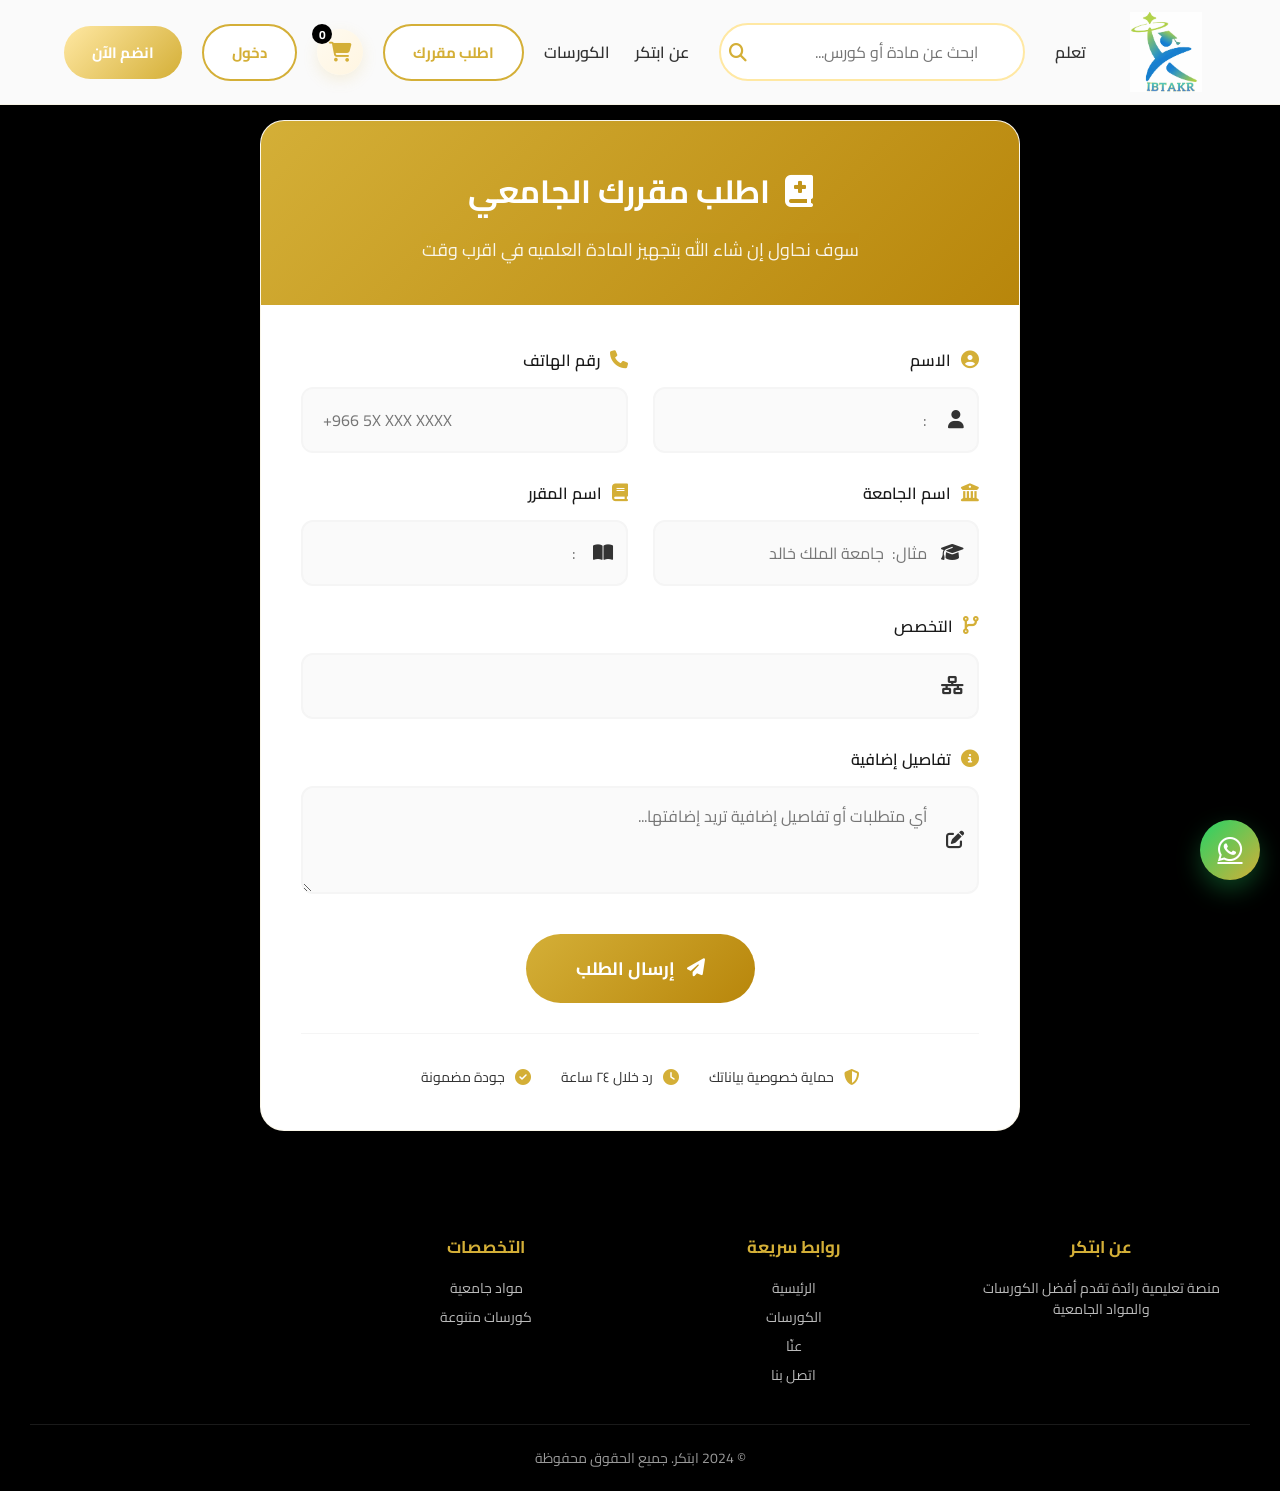
<file: Get Your Course.html>
<!DOCTYPE html>
<html lang="ar" dir="rtl">
<head>
    <meta charset="UTF-8">
    <meta name="viewport" content="width=device-width, initial-scale=1.0">
    <title>اطلب مقررك - ابتكر</title>
    <link rel="stylesheet" href="https://cdnjs.cloudflare.com/ajax/libs/font-awesome/6.4.0/css/all.min.css">
    <link href="https://fonts.googleapis.com/css2?family=Cairo:wght@400;600;700&display=swap" rel="stylesheet">
</head>
<body>
<!-- نفس النافبار بالضبط -->
<div class="navbar">
    <!-- Mobile Menu Button -->
    <button class="menu-toggle" id="menuToggle">
        <i class="fas fa-bars"></i>
    </button>
    
    <!-- Logo and Links on Right -->
    <div class="nav-logo-section">
        <a href="index.html" class="logo">
            <img src="./imgs/logoss.png" alt="ابتكر" class="logo-img">
        </a>
        
        <div class="logo-links">
            <div class="dropdown-wrapper">
                <a href="university.html" class="has-dropdown">تعلم</a>
                <!-- Dropdown Menu -->
                <div class="dropdown-menu" id="dropdownMenu">
                    <a href="university.html" class="dropdown-item">مواد جامعية</a>
                </div>
            </div>
        </div>
    </div>
    
    <!-- Search in Center -->
    <div class="search-container">
        <div class="search-results-container">
            <form class="search-form" id="searchForm">
                <input type="text" class="search-input" id="searchInput" placeholder="ابحث عن مادة أو كورس...">
                <button type="submit" class="search-button">
                    <i class="fas fa-search"></i>
                </button>
            </form>
            <div class="search-results" id="searchResults"></div>
        </div>
    </div>
    
    <!-- Navigation Links -->
    <div class="nav-links">
        <a href="index.html#about">عن ابتكر</a>
        <a href="index.html#courses">الكورسات</a>
    </div>
    
    <!-- Left Section (Cart and Buttons) -->
    <div class="nav-left">
        <a href="Get Your Course.html">
        <button class="btn btn-login">اطلب مقررك</button>
    </a>
        <!-- Cart -->
        <div class="cart-container">
            <div class="cart" id="cartButton">
                <i class="fas fa-shopping-cart"></i>
                <div class="cart-count" id="cartCount">0</div>
            </div>
        </div>
        
        <!-- Buttons -->
        <a href="login.html">
            <button class="btn btn-login">دخول</button>
        </a>
        <a href="register.html">
            <button class="btn btn-signup">انضم الآن</button>
        </a>
    </div>
</div>

<!-- Cart Modal -->
<div class="cart-modal" id="cartModal">
    <div class="cart-sidebar">
        <div class="cart-header">
            <h3>عربة التسوق</h3>
            <button class="close-cart" id="closeCart">
                <i class="fas fa-times"></i>
            </button>
        </div>
        <div class="cart-items" id="cartItems">
            <!-- Cart items will be inserted here by JavaScript -->
        </div>
        <div class="cart-total" id="cartTotal">
            <!-- Total will be calculated by JavaScript -->
        </div>
        <div class="cart-buttons">
            <button class="checkout-btn" id="checkoutBtn">إتمام الشراء</button>
            <button class="continue-btn" id="continueBtn">مواصلة التسوق</button>
        </div>
    </div>
</div>

<!-- Mobile Sidebar -->
<div class="sidebar-overlay" id="sidebarOverlay"></div>
<div class="mobile-sidebar" id="mobileSidebar">
    <!-- Mobile Search -->
    <div class="mobile-search">
        <input type="text" class="mobile-search-input" id="mobileSearchInput" placeholder="ابحث عن مادة...">
        <button class="mobile-search-button" id="mobileSearchButton">
            <i class="fas fa-search"></i>
        </button>
    </div>
    
    <div class="mobile-nav-links">
        
        <a href="index.html"><i class="fas fa-home"></i> الرئيسية</a>
        <a href="university.html"><i class="fas fa-book-open"></i> تعلم</a>
        <a href="Get Your Course.html" class="active"><i class="fas fa-pen"></i> اطلب مقررك</a>
        <a href="index.html#about"><i class="fas fa-info-circle"></i> عن ابتكر</a>
        <a href="index.html#courses"><i class="fas fa-graduation-cap"></i> الكورسات</a>
        <a href="index.html#contact"><i class="fas fa-phone-alt"></i> اتصل بنا</a>
    </div>
    
    <div class="mobile-buttons">
        <a href="login.html" style="width: 100%;">
            <button class="btn btn-login" style="width: 100%;">دخول</button>
        </a>
        <a href="register.html" style="width: 100%;">
            <button class="btn btn-signup" style="width: 100%;">انضم الآن</button>
        </a>
    </div>
</div>

<!-- باقي محتوى الصفحة -->
<section class="request-course">
    <div class="request-container">
        <div class="request-header">
            <h2><i class="fas fa-book-medical"></i> اطلب مقررك الجامعي</h2>
            <p class="request-subtitle"> سوف نحاول إن شاء الله بتجهيز المادة العلميه في اقرب وقت </p>
        </div>

        <form class="request-form">
            <div class="form-grid">
                <div class="form-group">
                    <label class="form-label">
                        <i class="fas fa-user-circle"></i>
                        <span>الاسم </span>
                    </label>
                    <div class="input-with-icon">
                        <i class="fas fa-user"></i>
                        <input type="text" placeholder=":   "class="form-input" required>
                    </div>
                </div>

                <div class="form-group">
                    <label class="form-label">
                        <i class="fas fa-phone"></i>
                        <span>رقم الهاتف</span>
                    </label>
                    <div class="phone-input">
                        <div class="country-code">
                            <span class="flag"></span>
                            <span class="code"></span>
                        </div>
                        <input type="tel" placeholder="+966 5X XXX XXXX
" class="form-input" required>
                    </div>
                </div>

                <div class="form-group">
                    <label class="form-label">
                        <i class="fas fa-university"></i>
                        <span>اسم الجامعة</span>
                    </label>
                    <div class="input-with-icon">
                        <i class="fas fa-graduation-cap"></i>
                        <input type="text" placeholder="مثال:  جامعة الملك خالد" class="form-input" required>
                    </div>
                </div>

                <div class="form-group">
                    <label class="form-label">
                        <i class="fas fa-book"></i>
                        <span>اسم المقرر</span>
                    </label>
                    <div class="input-with-icon">
                        <i class="fas fa-book-open"></i>
                        <input type="text" placeholder=":   " class="form-input" required>
                    </div>
                </div>

               <div class="form-group">
    <label class="form-label">
        <i class="fas fa-code-branch"></i>
        <span>التخصص</span>
    </label>
    <div class="input-with-icon">
        <i class="fas fa-network-wired"></i>
        <input 
            type="text" 
            placeholder=" " 
            class="form-input" 
            required
        >
    </div>
</div>


                <div class="form-group">
                    <label class="form-label">
                        <i class="fas fa-info-circle"></i>
                        <span>تفاصيل إضافية</span>
                    </label>
                    <div class="input-with-icon">
                        <i class="fas fa-edit"></i>
                        <textarea placeholder="أي متطلبات أو تفاصيل إضافية تريد إضافتها..." class="form-input textarea" rows="3"></textarea>
                    </div>
                </div>
            </div>

            <div class="form-actions">
                <button type="submit" class="submit-btn">
                    <i class="fas fa-paper-plane"></i>
                    <span>إرسال الطلب</span>
                </button>
                
                <div class="features">
                    <div class="feature-item">
                        <i class="fas fa-shield-alt"></i>
                        <span>حماية خصوصية بياناتك</span>
                    </div>
                    <div class="feature-item">
                        <i class="fas fa-clock"></i>
                        <span>رد خلال ٢٤ ساعة</span>
                    </div>
                    <div class="feature-item">
                        <i class="fas fa-check-circle"></i>
                        <span>جودة مضمونة</span>
                    </div>
                </div>
            </div>
        </form>
    </div>
</section>

<!-- Footer المصغر -->
<footer class="footer">
    <div class="footer-content">
        <div class="footer-section">
            <h3>عن ابتكر</h3>
            <p>منصة تعليمية رائدة تقدم أفضل الكورسات والمواد الجامعية</p>
        </div>
        
        <div class="footer-section">
            <h3>روابط سريعة</h3>
            <a href="index.html">الرئيسية</a>
            <a href="index.html#courses">الكورسات</a>
            <a href="index.html#about">عنّا</a>
            <a href="index.html#contact">اتصل بنا</a>
        </div>
        
        <div class="footer-section">
            <h3>التخصصات</h3>
            <a href="university.html">مواد جامعية</a>
            <a href="university.html">كورسات متنوعة</a>
          
        </div>
    </div>
    
    <!-- زر واتساب -->
    <a href="https://wa.me/201015117547" target="_blank" class="whatsapp-chat">
        <i class="fab fa-whatsapp"></i>
    </a>
    
    <div class="footer-bottom">
        <p>© 2024 ابتكر. جميع الحقوق محفوظة</p>
    </div>
</footer>

<style>
.whatsapp-chat {
    position: fixed;
    bottom: 20px;
    right: 20px;
    width: 60px;
    height: 60px;
    border-radius: 50%;
    background: linear-gradient(135deg, #25D366, var(--primary-gold));
    color: var(--white);
    display: flex;
    align-items: center;
    justify-content: center;
    font-size: 28px;
    cursor: pointer;
    z-index: 1000;
    transition: all 0.3s ease;
    box-shadow: 0 10px 25px rgba(37, 211, 102, 0.3);
    animation: whatsappPulse 2s infinite;
}

@keyframes whatsappPulse {
    0%, 100% { 
        transform: scale(1);
        box-shadow: 0 10px 25px rgba(37, 211, 102, 0.3);
    }
    50% { 
        transform: scale(1.05);
        box-shadow: 0 15px 35px rgba(37, 211, 102, 0.5);
    }
}

.whatsapp-chat:hover {
    transform: scale(1.1);
    box-shadow: 0 20px 40px rgba(37, 211, 102, 0.6);
    animation: none;
}

/* نفس الCSS للنافبار */
:root {
    --primary-gold: #D4AF37;
    --gold-light: #FFE8A3;
    --gold-dark: #B8860B;
    --white: #FFFFFF;
    --black: #000000;
    --gray-dark: #1A1A1A;
    --gray-medium: #333333;
    --gray-light: #F5F5F5;
    --bg: #FAFAFA;
    --text: #2C2C2C;
    --accent: #D4AF37;
    --success: #4CAF50;
    --warning: #ff9800;
    --danger: #f44336;
}

* {
    box-sizing: border-box;
    margin: 0;
    padding: 0;
    font-family: 'Cairo', sans-serif;
}

body {
    background: var(--black);
    color: var(--text);
    overflow-x: hidden;
    scroll-behavior: smooth;
}

/* ========== NAVBAR ========== */
.navbar {
    background: rgba(255,255,255,0.98);
    padding: 12px 5%;
    display: flex;
    align-items: center;
    justify-content: space-between;
    box-shadow: 0 4px 20px rgba(0,0,0,.08);
    position: fixed;
    top: 0;
    left: 0;
    right: 0;
    z-index: 1000;
    border-bottom: 1px solid rgba(212, 175, 55, 0.1);
}

.nav-logo-section {
    display: flex;
    align-items: center;
    gap: 30px;
    flex: 1;
    justify-content: flex-start;
}

.logo {
    display: flex;
    align-items: center;
    gap: 10px;
    text-decoration: none;
    color: #000;
    font-weight: bold;
    font-size: 22px;
}

.logo-img {
    width: 100px;
    height: 80px;
    object-fit: contain;
}

.dropdown-wrapper {
    position: relative;
    display: inline-block;
}

.logo-links {
    display: flex;
    align-items: center;
    gap: 25px;
}

.logo-links a {
    text-decoration: none;
    color: var(--gray-medium);
    font-weight: 600;
    font-size: 16px;
    padding: 10px 0;
    position: relative;
    transition: color 0.3s ease;
    white-space: nowrap;
}

.logo-links a::after {
    content: '';
    position: absolute;
    bottom: 0;
    right: 0;
    width: 0;
    height: 3px;
    background: linear-gradient(90deg, var(--gold-light), var(--primary-gold));
    transition: width 0.3s ease;
}

.logo-links a:hover::after,
.logo-links a.active::after {
    width: 100%;
}

.logo-links a:hover,
.logo-links a.active {
    color: var(--primary-gold);
}

.dropdown-wrapper .dropdown-menu {
    position: absolute;
    top: 100%;
    right: 0;
    margin-top: 0;
    background: white;
    border-radius: 15px;
    box-shadow: 0 15px 40px rgba(0,0,0,0.15);
    min-width: 200px;
    display: none;
    z-index: 1000;
    border: 2px solid var(--gold-light);
    overflow: hidden;
}

.dropdown-wrapper .dropdown-menu.show {
    display: block;
}

.dropdown-item {
    display: block;
    padding: 15px 20px;
    color: var(--gray-dark);
    text-decoration: none;
    transition: all 0.3s ease;
    border-bottom: 1px solid rgba(212, 175, 55, 0.1);
    font-weight: 600;
    font-size: 16px;
}

.dropdown-item:hover {
    background: var(--gray-light);
    color: var(--primary-gold);
}

.dropdown-item:last-child {
    border-bottom: none;
}

.search-container {
    flex: 2;
    max-width: 600px;
    margin: 0 30px;
    position: relative;
}

.search-results-container {
    position: relative;
    width: 100%;
}

.search-form {
    display: flex;
    width: 100%;
}

.search-input {
    flex: 1;
    padding: 12px 45px 12px 20px;
    border: 2px solid var(--gold-light);
    border-radius: 30px;
    font-size: 16px;
    outline: none;
    background: var(--white);
    color: var(--gray-dark);
    transition: all 0.3s ease;
}

.search-input:focus {
    border-color: var(--primary-gold);
    box-shadow: 0 5px 20px rgba(212, 175, 55, 0.2);
}

.search-button {
    position: absolute;
    left: 10px;
    top: 50%;
    transform: translateY(-50%);
    background: none;
    border: none;
    color: var(--primary-gold);
    font-size: 18px;
    cursor: pointer;
}

.search-results {
    position: absolute;
    top: 100%;
    left: 0;
    right: 0;
    background: white;
    border-radius: 15px;
    box-shadow: 0 15px 40px rgba(0,0,0,0.15);
    max-height: 500px;
    overflow-y: auto;
    display: none;
    z-index: 1000;
    margin-top: 10px;
    border: 2px solid var(--gold-light);
}

.search-result-item {
    display: flex;
    align-items: center;
    gap: 15px;
    padding: 15px;
    cursor: pointer;
    transition: all 0.3s ease;
    border-bottom: 1px solid rgba(212, 175, 55, 0.1);
}

.search-result-item:hover {
    background: var(--gray-light);
}

.search-result-item:last-child {
    border-bottom: none;
}

.search-result-item img {
    width: 60px;
    height: 60px;
    border-radius: 10px;
    object-fit: cover;
}

.search-result-item h4 {
    margin: 0 0 5px 0;
    color: var(--gray-dark);
    font-size: 16px;
    flex: 1;
}

.search-result-item p {
    margin: 0;
    color: var(--gray-medium);
    font-size: 14px;
}

.search-result-item .price {
    color: var(--primary-gold);
    font-weight: 700;
    font-size: 18px;
    white-space: nowrap;
}

.no-results {
    padding: 30px;
    text-align: center;
    color: var(--gray-medium);
    font-size: 16px;
}

.nav-links {
    display: flex;
    align-items: center;
    gap: 25px;
    margin-left: 20px;
}

.nav-links a {
    text-decoration: none;
    color: var(--gray-medium);
    font-weight: 600;
    font-size: 16px;
    padding: 10px 0;
    position: relative;
    transition: color 0.3s ease;
    white-space: nowrap;
}

.nav-links a::after {
    content: '';
    position: absolute;
    bottom: 0;
    right: 0;
    width: 0;
    height: 3px;
    background: linear-gradient(90deg, var(--gold-light), var(--primary-gold));
    transition: width 0.3s ease;
}

.nav-links a:hover::after {
    width: 100%;
}

.nav-links a:hover {
    color: var(--primary-gold);
}

.nav-left {
    display: flex;
    align-items: center;
    gap: 20px;
    justify-content: flex-end;
}

.cart-container {
    position: relative;
}

.cart {
    position: relative;
    width: 46px;
    height: 46px;
    border-radius: 50%;
    background: linear-gradient(135deg, #FFFBF0, #FFF5E1);
    display: flex;
    align-items: center;
    justify-content: center;
    font-size: 20px;
    cursor: pointer;
    color: var(--primary-gold);
    box-shadow: 0 5px 15px rgba(212, 175, 55, 0.15);
}

.cart-count {
    position: absolute;
    top: -5px;
    left: -5px;
    background: var(--black);
    color: var(--white);
    font-size: 12px;
    font-weight: 700;
    width: 20px;
    height: 20px;
    border-radius: 50%;
    display: flex;
    align-items: center;
    justify-content: center;
}

.btn {
    padding: 12px 28px;
    border-radius: 30px;
    font-weight: 700;
    cursor: pointer;
    transition: .3s;
    font-size: 15px;
    border: none;
    white-space: nowrap;
}

.btn-login {
    background: var(--white);
    border: 2px solid var(--primary-gold);
    color: var(--primary-gold);
}

.btn-login:hover {
    background: var(--primary-gold);
    color: var(--white);
}

.btn-signup {
    color: var(--white);
    background: linear-gradient(135deg, var(--gold-light), var(--primary-gold));
}

.btn-signup:hover {
    transform: translateY(-3px);
}

.menu-toggle {
    display: none;
    background: none;
    border: none;
    font-size: 24px;
    color: var(--primary-gold);
    cursor: pointer;
    padding: 10px;
}

/* ========== CART MODAL ========== */
.cart-modal {
    position: fixed;
    top: 0;
    left: 0;
    width: 100%;
    height: 100%;
    background: rgba(0,0,0,0.5);
    z-index: 9999;
    display: none;
    justify-content: flex-end;
}

.cart-modal.show {
    display: flex;
}

.cart-sidebar {
    width: 100%;
    max-width: 450px;
    height: 100%;
    background: white;
    padding: 20px;
    overflow-y: auto;
    box-shadow: -5px 0 25px rgba(0,0,0,0.15);
}

.cart-header {
    display: flex;
    justify-content: space-between;
    align-items: center;
    padding-bottom: 20px;
    border-bottom: 2px solid var(--gold-light);
    margin-bottom: 20px;
}

.cart-header h3 {
    color: var(--gray-dark);
    font-size: 24px;
    margin: 0;
}

.close-cart {
    background: none;
    border: none;
    font-size: 24px;
    color: var(--primary-gold);
    cursor: pointer;
    padding: 5px;
}

.cart-items {
    display: flex;
    flex-direction: column;
    gap: 15px;
    margin-bottom: 30px;
    min-height: 300px;
}

.cart-item {
    display: flex;
    align-items: center;
    gap: 15px;
    padding: 15px;
    background: var(--gray-light);
    border-radius: 15px;
    border: 1px solid rgba(212, 175, 55, 0.1);
}

.cart-item img {
    width: 80px;
    height: 80px;
    border-radius: 10px;
    object-fit: cover;
}

.cart-item-details {
    flex: 1;
}

.cart-item-title {
    font-weight: 700;
    color: var(--gray-dark);
    margin-bottom: 5px;
    font-size: 16px;
}

.cart-item-price {
    color: var(--primary-gold);
    font-weight: 700;
    font-size: 18px;
}

.remove-from-cart {
    background: none;
    border: none;
    color: #ff4444;
    cursor: pointer;
    padding: 8px;
    font-size: 18px;
    border-radius: 50%;
    width: 40px;
    height: 40px;
    display: flex;
    align-items: center;
    justify-content: center;
    transition: all 0.3s ease;
}

.remove-from-cart:hover {
    background: #ffeeee;
}

.cart-empty {
    text-align: center;
    padding: 50px 20px;
    color: var(--gray-medium);
}

.cart-empty i {
    font-size: 60px;
    color: var(--gold-light);
    margin-bottom: 20px;
}

.cart-empty p {
    font-size: 18px;
    font-weight: 600;
}

.cart-total {
    padding: 20px;
    background: var(--gray-light);
    border-radius: 15px;
    margin-bottom: 20px;
}

.total-row {
    display: flex;
    justify-content: space-between;
    align-items: center;
    margin-bottom: 10px;
    font-size: 18px;
}

.total-row.final {
    font-weight: 700;
    font-size: 22px;
    color: var(--gray-dark);
    margin-top: 10px;
    padding-top: 15px;
    border-top: 2px solid var(--gold-light);
}

.cart-buttons {
    display: flex;
    flex-direction: column;
    gap: 15px;
}

.checkout-btn {
    background: linear-gradient(135deg, var(--primary-gold), var(--gold-dark));
    color: white;
    border: none;
    padding: 16px;
    border-radius: 25px;
    font-weight: 700;
    font-size: 18px;
    cursor: pointer;
    transition: all 0.3s ease;
}

.checkout-btn:hover {
    transform: translateY(-3px);
    box-shadow: 0 10px 25px rgba(212, 175, 55, 0.4);
}

.continue-btn {
    background: white;
    color: var(--primary-gold);
    border: 2px solid var(--primary-gold);
    padding: 16px;
    border-radius: 25px;
    font-weight: 700;
    font-size: 18px;
    cursor: pointer;
    transition: all 0.3s ease;
}

.continue-btn:hover {
    background: var(--primary-gold);
    color: white;
}

/* Mobile Sidebar */
.mobile-sidebar {
    position: fixed;
    top: 0;
    right: -100%;
    width: 85%;
    max-width: 400px;
    height: 100vh;
    background: var(--white);
    z-index: 9999;
    box-shadow: -5px 0 25px rgba(0,0,0,0.15);
    transition: right 0.4s;
    padding: 80px 20px 20px;
    overflow-y: auto;
    display: flex;
    flex-direction: column;
}

.mobile-sidebar.active {
    right: 0;
}

.sidebar-overlay {
    position: fixed;
    top: 0;
    left: 0;
    width: 100%;
    height: 100%;
    background: rgba(0,0,0,0.5);
    z-index: 9998;
    opacity: 0;
    visibility: hidden;
    transition: all 0.3s ease;
}

.sidebar-overlay.active {
    opacity: 1;
    visibility: visible;
}

.mobile-search {
    margin-bottom: 20px;
    position: relative;
}

.mobile-search-input {
    width: 100%;
    padding: 12px 45px 12px 20px;
    border: 2px solid var(--gold-light);
    border-radius: 25px;
    font-size: 16px;
}

.mobile-search-button {
    position: absolute;
    left: 10px;
    top: 50%;
    transform: translateY(-50%);
    background: none;
    border: none;
    color: var(--primary-gold);
    font-size: 18px;
}

.mobile-nav-links {
    display: flex;
    flex-direction: column;
    gap: 15px;
    margin-bottom: 30px;
}

.mobile-nav-links a {
    padding: 15px 20px;
    color: var(--gray-dark);
    text-decoration: none;
    font-size: 18px;
    font-weight: 600;
    border-radius: 10px;
    display: flex;
    align-items: center;
    gap: 10px;
}

.mobile-nav-links a i {
    width: 25px;
    text-align: center;
    color: var(--primary-gold);
}

.mobile-buttons {
    display: flex;
    flex-direction: column;
    gap: 15px;
    margin-top: auto;
}

/* Responsive */
@media(max-width: 992px){
    .nav-links{
        display: none;
    }
    
    .logo-links{
        display: none;
    }
    
    .menu-toggle {
        display: block;
    }
    
    .nav-logo-section {
        justify-content: flex-start;
        gap: 15px;
    }
    
    .search-container {
        display: none;
    }
}

/* ========== REQUEST COURSE SECTION ========== */
.request-course {
    margin: 120px auto 60px;
    padding: 0 20px;
    max-width: 800px;
}

.request-container {
    background: white;
    border-radius: 24px;
    overflow: hidden;
    box-shadow: 0 20px 60px rgba(0,0,0,0.08);
    border: 1px solid rgba(212, 175, 55, 0.1);
}

.request-header {
    background: linear-gradient(135deg, var(--primary-gold), var(--gold-dark));
    color: white;
    padding: 40px;
    text-align: center;
}

.request-header h2 {
    font-size: 32px;
    margin-bottom: 15px;
    display: flex;
    align-items: center;
    justify-content: center;
    gap: 15px;
}

.request-subtitle {
    font-size: 18px;
    opacity: 0.9;
    max-width: 600px;
    margin: 0 auto;
    line-height: 1.6;
}

.request-form {
    padding: 40px;
}

.form-grid {
    display: grid;
    grid-template-columns: repeat(2, 1fr);
    gap: 25px;
    margin-bottom: 40px;
}

.form-group:nth-child(5),
.form-group:nth-child(6) {
    grid-column: span 2;
}

.form-label {
    display: flex;
    align-items: center;
    gap: 10px;
    margin-bottom: 12px;
    font-weight: 600;
    color: var(--gray-dark);
    font-size: 16px;
}

.form-label i {
    color: var(--primary-gold);
    font-size: 18px;
}

.input-with-icon {
    position: relative;
    display: flex;
    align-items: center;
}

.input-with-icon i {
    position: absolute;
    right: 15px;
    color: var(--gray-medium);
    font-size: 18px;
    z-index: 1;
}

.form-input {
    width: 100%;
    padding: 16px 50px 16px 20px;
    border: 2px solid var(--gray-light);
    border-radius: 12px;
    font-size: 16px;
    font-family: 'Cairo', sans-serif;
    transition: all 0.3s ease;
    background: var(--bg);
}

.form-input:focus {
    border-color: var(--primary-gold);
    outline: none;
    box-shadow: 0 0 0 3px rgba(212, 175, 55, 0.1);
    background: white;
}

.textarea {
    resize: vertical;
    min-height: 100px;
    line-height: 1.5;
}

.phone-input {
    display: flex;
    align-items: center;
    border: 2px solid var(--gray-light);
    border-radius: 12px;
    overflow: hidden;
    background: var(--bg);
}

.country-code {
    display: flex;
    align-items: center;
    gap: 10px;
    padding: 0 15px;
    background: white;
    border-left: 2px solid var(--gray-light);
    height: 100%;
}

.country-code .flag {
    font-size: 24px;
}

.country-code .code {
    font-weight: 600;
    color: var(--gray-dark);
}

.phone-input .form-input {
    border: none;
    border-radius: 0;
    flex: 1;
}

/* Submit Button */
.form-actions {
    text-align: center;
}

.submit-btn {
    background: linear-gradient(135deg, var(--primary-gold), var(--gold-dark));
    color: white;
    border: none;
    padding: 18px 50px;
    border-radius: 50px;
    font-size: 18px;
    font-weight: 700;
    cursor: pointer;
    display: inline-flex;
    align-items: center;
    gap: 12px;
    transition: all 0.3s ease;
    margin-bottom: 30px;
}

.submit-btn:hover {
    transform: translateY(-3px);
    box-shadow: 0 15px 30px rgba(212, 175, 55, 0.3);
}

.submit-btn:active {
    transform: translateY(-1px);
}

/* Features */
.features {
    display: flex;
    justify-content: center;
    gap: 30px;
    flex-wrap: wrap;
    padding-top: 30px;
    border-top: 1px solid var(--gray-light);
}

.feature-item {
    display: flex;
    align-items: center;
    gap: 10px;
    color: var(--gray-medium);
    font-size: 14px;
}

.feature-item i {
    color: var(--primary-gold);
    font-size: 16px;
}

/* ========== FOOTER المصغر ========== */
.footer {
    background: #000;
    color: white;
    padding: 40px 30px 20px;
    text-align: center;
    margin-top: 60px;
}

.footer-content {
    max-width: 1200px;
    margin: 0 auto;
    display: grid;
    grid-template-columns: repeat(4, 1fr);
    gap: 30px;
    margin-bottom: 30px;
}

.footer-section h3 {
    color: var(--primary-gold);
    margin-bottom: 15px;
    font-size: 17px;
    font-weight: 700;
}

.footer-section p,
.footer-section a {
    color: #bbb;
    text-decoration: none;
    margin-bottom: 8px;
    display: block;
    transition: color 0.3s ease;
    font-size: 14px;
    line-height: 1.5;
}

.footer-section p {
    margin-bottom: 0;
}

.footer-section a:hover {
    color: var(--primary-gold);
    transform: translateX(-5px);
}

.footer-bottom {
    padding-top: 20px;
    border-top: 1px solid rgba(255, 255, 255, 0.1);
    color: #999;
    font-size: 14px;
}

/* Responsive Footer */
@media(max-width: 768px) {
    .form-grid {
        grid-template-columns: 1fr;
    }
    
    .form-group:nth-child(5),
    .form-group:nth-child(6) {
        grid-column: span 1;
    }
    
    .request-header {
        padding: 30px 20px;
    }
    
    .request-header h2 {
        font-size: 26px;
        flex-direction: column;
        gap: 10px;
    }
    
    .request-form {
        padding: 30px 20px;
    }
    
    .submit-btn {
        width: 100%;
        justify-content: center;
    }
    
    .features {
        flex-direction: column;
        gap: 15px;
    }
    
    .request-course {
        margin: 100px auto 50px;
        padding: 0 15px;
    }
    
    .footer-content {
        grid-template-columns: repeat(2, 1fr);
        gap: 25px;
    }
    
    .footer {
        padding: 35px 20px 20px;
        margin-top: 50px;
    }
}

@media(max-width: 480px) {
    .footer-content {
        grid-template-columns: 1fr;
        text-align: center;
        gap: 20px;
    }
    
    .request-header h2 {
        font-size: 22px;
    }
    
    .request-subtitle {
        font-size: 16px;
    }
    
    .whatsapp-chat {
        width: 55px;
        height: 55px;
        font-size: 26px;
        bottom: 15px;
        right: 15px;
    }
}
</style>

<script src="./js/Get Your Course.js"></script>
</body>
</html>
</file>
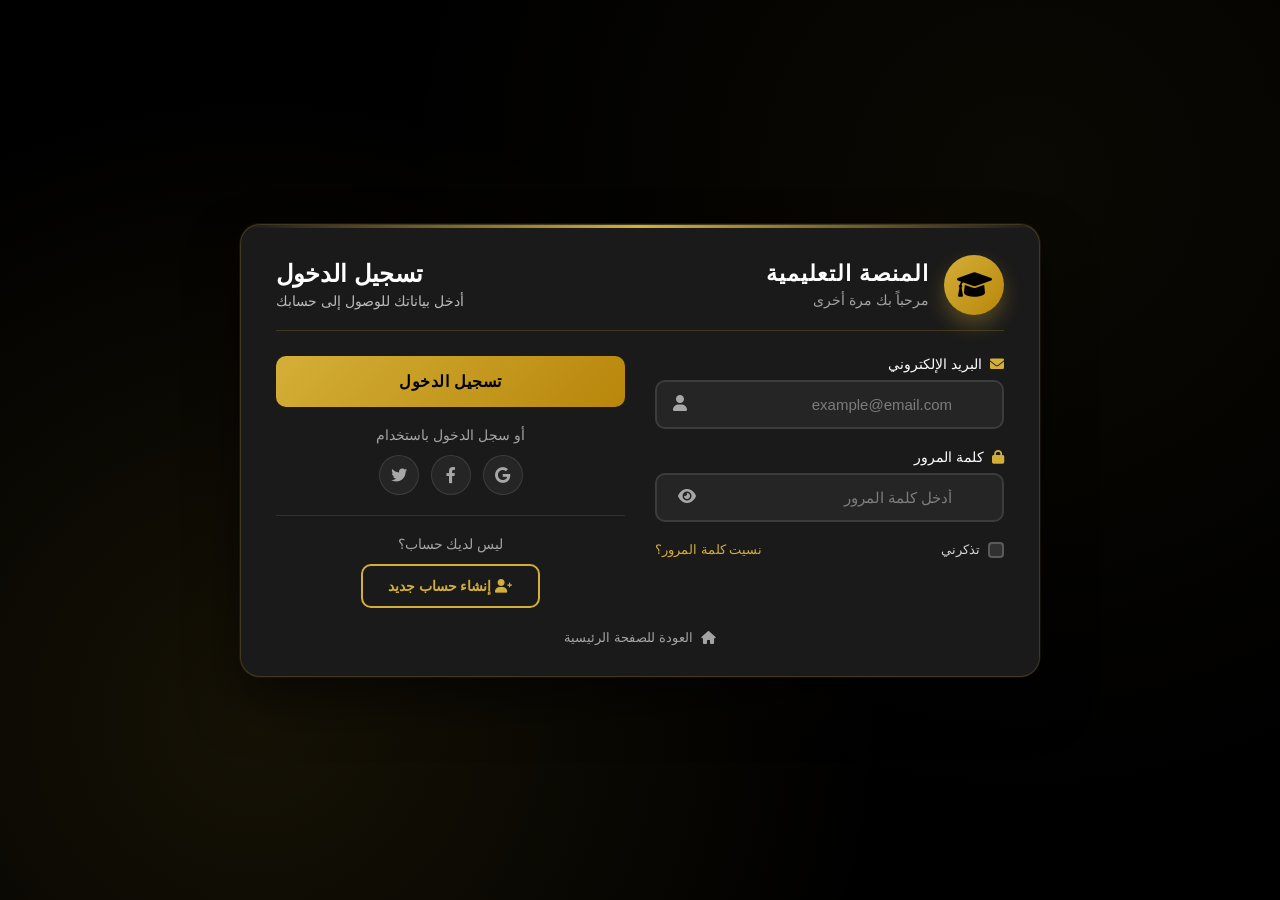
<file: login.html>
<!DOCTYPE html>
<html lang="ar" dir="rtl">
<head>
    <meta charset="UTF-8">
    <meta name="viewport" content="width=device-width, initial-scale=1.0">
    <title>تسجيل الدخول - المنصة التعليمية</title>
    <style>
        :root {
            --gold: #D4AF37;
            --gold-light: #FFD700;
            --gold-dark: #B8860B;
            --black: #000000;
            --white: #FFFFFF;
            --dark-gray: #1A1A1A;
            --gray: #333333;
            --light-gray: #F5F5F5;
        }

        * {
            margin: 0;
            padding: 0;
            box-sizing: border-box;
            font-family: 'Segoe UI', Tahoma, Geneva, Verdana, sans-serif;
        }

        body {
            background: var(--black);
            min-height: 100vh;
            display: flex;
            justify-content: center;
            align-items: center;
            padding: 20px;
            position: relative;
            overflow: hidden;
        }

        /* خلفية متحركة */
        body::before {
            content: '';
            position: absolute;
            top: 0;
            left: 0;
            right: 0;
            bottom: 0;
            background: 
                radial-gradient(circle at 20% 80%, rgba(212, 175, 55, 0.1) 0%, transparent 50%),
                radial-gradient(circle at 80% 20%, rgba(212, 175, 55, 0.05) 0%, transparent 50%);
            animation: float 20s infinite linear;
        }

        @keyframes float {
            0% { transform: translate(0, 0); }
            25% { transform: translate(-5px, 5px); }
            50% { transform: translate(-10px, 10px); }
            75% { transform: translate(-5px, 5px); }
            100% { transform: translate(0, 0); }
        }

        .container {
            background: var(--dark-gray);
            border-radius: 20px;
            box-shadow: 
                0 25px 50px rgba(0, 0, 0, 0.5),
                0 0 0 1px rgba(212, 175, 55, 0.1);
            width: 100%;
            max-width: 800px;
            min-height: 400px;
            padding: 30px 35px;
            position: relative;
            z-index: 1;
            overflow: hidden;
            border: 1px solid rgba(212, 175, 55, 0.2);
            display: flex;
            flex-direction: column;
        }

        .container::before {
            content: '';
            position: absolute;
            top: 0;
            left: 0;
            right: 0;
            height: 3px;
            background: linear-gradient(90deg, 
                transparent 0%, 
                var(--gold) 50%, 
                transparent 100%);
        }

        .content-wrapper {
            display: flex;
            flex-direction: column;
            height: 100%;
        }

        .header-section {
            display: flex;
            align-items: center;
            justify-content: space-between;
            margin-bottom: 25px;
            padding-bottom: 15px;
            border-bottom: 1px solid rgba(212, 175, 55, 0.2);
        }

        .logo {
            display: flex;
            align-items: center;
            gap: 15px;
            flex: 1;
        }

        .logo-icon {
            width: 60px;
            height: 60px;
            background: linear-gradient(135deg, var(--gold), var(--gold-dark));
            border-radius: 50%;
            display: flex;
            align-items: center;
            justify-content: center;
            font-size: 28px;
            color: var(--black);
            box-shadow: 0 10px 20px rgba(212, 175, 55, 0.3);
            transition: transform 0.3s ease;
            flex-shrink: 0;
        }

        .logo-icon:hover {
            transform: rotate(15deg);
        }

        .logo-text {
            flex: 1;
        }

        .logo h1 {
            color: var(--white);
            font-size: 22px;
            font-weight: 700;
            letter-spacing: 1px;
            margin-bottom: 5px;
        }

        .logo p {
            color: rgba(255, 255, 255, 0.6);
            font-size: 14px;
            font-weight: 300;
        }

        .form-header {
            flex: 1;
            text-align: left;
        }

        .form-header h2 {
            color: var(--white);
            font-size: 24px;
            font-weight: 600;
            margin-bottom: 5px;
        }

        .form-header .subtitle {
            color: rgba(255, 255, 255, 0.7);
            font-size: 14px;
        }

        .main-content {
            display: flex;
            gap: 30px;
            flex: 1;
        }

        .form-section {
            flex: 1;
            display: flex;
            flex-direction: column;
        }

        .message {
            padding: 12px;
            border-radius: 10px;
            margin-bottom: 20px;
            text-align: center;
            display: none;
            animation: slideDown 0.3s ease;
            font-size: 14px;
            font-weight: 500;
        }

        @keyframes slideDown {
            from { opacity: 0; transform: translateY(-10px); }
            to { opacity: 1; transform: translateY(0); }
        }

        .message.success {
            background: rgba(212, 175, 55, 0.1);
            color: var(--gold-light);
            border: 1px solid rgba(212, 175, 55, 0.3);
            display: block;
        }

        .message.error {
            background: rgba(220, 53, 69, 0.1);
            color: #ff6b6b;
            border: 1px solid rgba(220, 53, 69, 0.3);
            display: block;
        }

        .form-group {
            margin-bottom: 20px;
            position: relative;
        }

        .form-label {
            display: block;
            margin-bottom: 8px;
            color: var(--white);
            font-weight: 500;
            font-size: 14px;
            display: flex;
            align-items: center;
            gap: 8px;
        }

        .form-label i {
            color: var(--gold);
            font-size: 14px;
        }

        .input-group {
            position: relative;
        }

        .input-group input {
            width: 100%;
            padding: 14px 50px 14px 20px;
            background: rgba(255, 255, 255, 0.05);
            border: 2px solid rgba(255, 255, 255, 0.1);
            border-radius: 10px;
            color: var(--white);
            font-size: 15px;
            transition: all 0.3s ease;
        }

        .input-group input:focus {
            outline: none;
            border-color: var(--gold);
            background: rgba(212, 175, 55, 0.05);
            box-shadow: 0 0 0 3px rgba(212, 175, 55, 0.1);
        }

        .input-group input::placeholder {
            color: rgba(255, 255, 255, 0.4);
        }

        .input-icon {
            position: absolute;
            left: 18px;
            top: 50%;
            transform: translateY(-50%);
            color: rgba(255, 255, 255, 0.6);
            font-size: 16px;
            transition: color 0.3s ease;
        }

        .input-group input:focus + .input-icon {
            color: var(--gold);
        }

        .toggle-password {
            position: absolute;
            left: 18px;
            top: 50%;
            transform: translateY(-50%);
            background: none;
            border: none;
            color: rgba(255, 255, 255, 0.6);
            cursor: pointer;
            font-size: 16px;
            padding: 5px;
            transition: color 0.3s ease;
        }

        .toggle-password:hover {
            color: var(--gold);
        }

        .form-options {
            display: flex;
            justify-content: space-between;
            align-items: center;
            margin-bottom: 20px;
        }

        .remember-me {
            display: flex;
            align-items: center;
            gap: 8px;
        }

        .remember-me input[type="checkbox"] {
            width: 16px;
            height: 16px;
            appearance: none;
            background: rgba(255, 255, 255, 0.1);
            border: 2px solid rgba(255, 255, 255, 0.2);
            border-radius: 4px;
            cursor: pointer;
            position: relative;
            transition: all 0.3s ease;
        }

        .remember-me input[type="checkbox"]:checked {
            background: var(--gold);
            border-color: var(--gold);
        }

        .remember-me input[type="checkbox"]:checked::after {
            content: '✓';
            position: absolute;
            top: 50%;
            left: 50%;
            transform: translate(-50%, -50%);
            color: var(--black);
            font-size: 10px;
            font-weight: bold;
        }

        .remember-me label {
            color: rgba(255, 255, 255, 0.8);
            font-size: 13px;
            cursor: pointer;
        }

        .forgot-password {
            color: var(--gold);
            text-decoration: none;
            font-size: 13px;
            font-weight: 500;
            transition: all 0.3s ease;
        }

        .forgot-password:hover {
            color: var(--gold-light);
            text-decoration: underline;
        }

        .actions-section {
            flex: 1;
            display: flex;
            flex-direction: column;
            justify-content: space-between;
        }

        .login-btn {
            width: 100%;
            padding: 16px;
            background: linear-gradient(135deg, var(--gold), var(--gold-dark));
            color: var(--black);
            border: none;
            border-radius: 10px;
            font-size: 16px;
            font-weight: 700;
            cursor: pointer;
            transition: all 0.3s ease;
            display: flex;
            align-items: center;
            justify-content: center;
            gap: 10px;
            letter-spacing: 0.5px;
            position: relative;
            overflow: hidden;
            margin-bottom: 20px;
        }

        .login-btn:hover {
            transform: translateY(-2px);
            box-shadow: 0 15px 30px rgba(212, 175, 55, 0.4);
        }

        .login-btn:disabled {
            background: rgba(255, 255, 255, 0.1);
            color: rgba(255, 255, 255, 0.3);
            cursor: not-allowed;
            transform: none;
            box-shadow: none;
        }

        .login-btn::before {
            content: '';
            position: absolute;
            top: 0;
            left: -100%;
            width: 100%;
            height: 100%;
            background: linear-gradient(90deg, 
                transparent, 
                rgba(255, 255, 255, 0.2), 
                transparent);
            transition: 0.5s;
        }

        .login-btn:hover::before {
            left: 100%;
        }

        .spinner {
            display: inline-block;
            width: 18px;
            height: 18px;
            border: 3px solid rgba(0, 0, 0, 0.3);
            border-radius: 50%;
            border-top-color: var(--black);
            animation: spin 1s ease-in-out infinite;
        }

        @keyframes spin {
            to { transform: rotate(360deg); }
        }

        .alternative-login {
            margin-bottom: 20px;
        }

        .alternative-login p {
            color: rgba(255, 255, 255, 0.6);
            font-size: 14px;
            margin-bottom: 12px;
            text-align: center;
        }

        .social-login {
            display: flex;
            gap: 12px;
            justify-content: center;
        }

        .social-btn {
            width: 40px;
            height: 40px;
            border-radius: 50%;
            background: rgba(255, 255, 255, 0.05);
            border: 1px solid rgba(255, 255, 255, 0.1);
            color: rgba(255, 255, 255, 0.6);
            font-size: 16px;
            cursor: pointer;
            transition: all 0.3s ease;
            display: flex;
            align-items: center;
            justify-content: center;
        }

        .social-btn:hover {
            background: var(--gold);
            color: var(--black);
            transform: translateY(-3px);
        }

        .register-section {
            padding-top: 20px;
            border-top: 1px solid rgba(255, 255, 255, 0.1);
            text-align: center;
        }

        .register-section p {
            color: rgba(255, 255, 255, 0.6);
            font-size: 14px;
            margin-bottom: 12px;
        }

        .register-btn {
            display: inline-block;
            padding: 12px 25px;
            background: transparent;
            color: var(--gold);
            border: 2px solid var(--gold);
            border-radius: 10px;
            font-size: 14px;
            font-weight: 600;
            text-decoration: none;
            transition: all 0.3s ease;
            min-width: 160px;
        }

        .register-btn:hover {
            background: var(--gold);
            color: var(--black);
            transform: translateY(-2px);
            box-shadow: 0 10px 20px rgba(212, 175, 55, 0.3);
        }

        .home-link {
            text-align: center;
            margin-top: 20px;
        }

        .home-link a {
            color: rgba(255, 255, 255, 0.6);
            text-decoration: none;
            font-size: 13px;
            transition: color 0.3s ease;
            display: inline-flex;
            align-items: center;
            gap: 8px;
        }

        .home-link a:hover {
            color: var(--gold);
        }

        /* تصميم متجاوب */
        @media (max-width: 768px) {
            .container {
                max-width: 95%;
                min-height: auto;
            }
            
            .header-section {
                flex-direction: column;
                text-align: center;
                gap: 15px;
            }
            
            .logo {
                justify-content: center;
            }
            
            .form-header {
                text-align: center;
            }
            
            .main-content {
                flex-direction: column;
                gap: 20px;
            }
        }

        @media (max-width: 480px) {
            .container {
                padding: 20px 25px;
            }
            
            .form-options {
                flex-direction: column;
                align-items: flex-start;
                gap: 12px;
            }
            
            .social-login {
                gap: 10px;
            }
            
            .social-btn {
                width: 35px;
                height: 35px;
                font-size: 14px;
            }
            
            .register-btn {
                padding: 10px 20px;
                font-size: 13px;
                min-width: 140px;
            }
        }
    </style>
</head>
<body>
    <div class="container">
        <div class="content-wrapper">
            <div class="header-section">
                <div class="logo">
                    <div class="logo-icon">
                        <i class="fas fa-graduation-cap"></i>
                    </div>
                    <div class="logo-text">
                        <h1>المنصة التعليمية</h1>
                        <p>مرحباً بك مرة أخرى</p>
                    </div>
                </div>
                
                <div class="form-header">
                    <h2>تسجيل الدخول</h2>
                    <p class="subtitle">أدخل بياناتك للوصول إلى حسابك</p>
                </div>
            </div>

            <div id="message" class="message"></div>

            <div class="main-content">
                <div class="form-section">
                    <form id="loginForm">
                        <div class="form-group">
                            <label for="email" class="form-label">
                                <i class="fas fa-envelope"></i>
                                البريد الإلكتروني
                            </label>
                            <div class="input-group">
                                <input type="email" id="email" placeholder="example@email.com" required>
                                <div class="input-icon">
                                    <i class="fas fa-user"></i>
                                </div>
                            </div>
                        </div>

                        <div class="form-group">
                            <label for="password" class="form-label">
                                <i class="fas fa-lock"></i>
                                كلمة المرور
                            </label>
                            <div class="input-group">
                                <input type="password" id="password" placeholder="أدخل كلمة المرور" required>
                                <button type="button" class="toggle-password" onclick="togglePassword()">
                                    <i class="fas fa-eye"></i>
                                </button>
                            </div>
                        </div>

                        <div class="form-options">
                            <div class="remember-me">
                                <input type="checkbox" id="remember">
                                <label for="remember">تذكرني</label>
                            </div>
                            <a href="#" class="forgot-password" onclick="showForgotPassword()">نسيت كلمة المرور؟</a>
                        </div>
                    </form>
                </div>
                
                <div class="actions-section">
                    <button type="submit" class="login-btn" id="submitBtn" form="loginForm">
                        <span id="btnText">تسجيل الدخول</span>
                        <div id="spinner" class="spinner" style="display: none;"></div>
                    </button>

                    <div class="alternative-login">
                        <p>أو سجل الدخول باستخدام</p>
                        <div class="social-login">
                            <button type="button" class="social-btn" onclick="socialLogin('google')">
                                <i class="fab fa-google"></i>
                            </button>
                            <button type="button" class="social-btn" onclick="socialLogin('facebook')">
                                <i class="fab fa-facebook-f"></i>
                            </button>
                            <button type="button" class="social-btn" onclick="socialLogin('twitter')">
                                <i class="fab fa-twitter"></i>
                            </button>
                        </div>
                    </div>

                    <div class="register-section">
                        <p>ليس لديك حساب؟</p>
                        <a href="register.html" class="register-btn">
                            <i class="fas fa-user-plus"></i>
                            إنشاء حساب جديد
                        </a>
                    </div>
                </div>
            </div>

            <div class="home-link">
                <a href="index.html">
                    <i class="fas fa-home"></i>
                    العودة للصفحة الرئيسية
                </a>
            </div>
        </div>
    </div>

    <!-- Font Awesome -->
    <link rel="stylesheet" href="https://cdnjs.cloudflare.com/ajax/libs/font-awesome/6.0.0/css/all.min.css">

   <script>
    // ========== إعدادات الـ API ==========
    const API_CONFIG = {
        BASE_URL: 'https://ibtakr-academy.com',
        ENDPOINTS: {
            LOGIN: '/api/auth/login',
            REGISTER: '/api/auth/register',
            ADMIN_LOGIN: '/api/admin/auth/login'
        },
        TOKEN_KEY: 'authToken',
        USER_KEY: 'currentUser',
        USER_EMAIL: 'userEmail',
        USER_NAME: 'userName',
        USER_ROLE: 'userRole',
        LOGIN_FLAG: 'isLoggedIn'
    };

    // ========== تهيئة الصفحة ==========
    document.addEventListener('DOMContentLoaded', () => {
        // لو مسجل دخول بالفعل
        if (localStorage.getItem(API_CONFIG.LOGIN_FLAG) === 'true') {
            window.location.href = 'index.html';
            return;
        }

        document
            .getElementById('loginForm')
            .addEventListener('submit', handleLogin);
    });

    // ========== أدوات مساعدة ==========
    function isValidEmail(email) {
        return /^[^\s@]+@[^\s@]+\.[^\s@]+$/.test(email);
    }

    function showMessage(text, type = 'info') {
        const box = document.getElementById('message');
        box.textContent = text;
        box.className = `message ${type}`;
        box.style.display = 'block';

        setTimeout(() => {
            box.style.display = 'none';
        }, type === 'error' ? 6000 : 3000);
    }

    function showLoading(state) {
        document.getElementById('btnText').style.display = state ? 'none' : 'block';
        document.getElementById('spinner').style.display = state ? 'block' : 'none';
        document.getElementById('submitBtn').disabled = state;
    }

    // ========== دالة تسجيل دخول الإدمن ==========
    async function handleAdminLogin(email, password) {
        try {
            const response = await fetch(
                `${API_CONFIG.BASE_URL}${API_CONFIG.ENDPOINTS.ADMIN_LOGIN}`,
                {
                    method: 'POST',
                    headers: {
                        'Content-Type': 'application/json',
                        'Accept': 'application/json'
                    },
                    body: JSON.stringify({ email, password })
                }
            );

            const data = await response.json();

            if (!response.ok) {
                throw new Error(
                    data.message ||
                    'فشل تسجيل دخول الإدمن'
                );
            }

            // ======================
            // حفظ بيانات الإدمن
            // ======================
            localStorage.setItem(API_CONFIG.TOKEN_KEY, data.token);
            localStorage.setItem(API_CONFIG.LOGIN_FLAG, 'true');
            localStorage.setItem(API_CONFIG.USER_EMAIL, email);
            localStorage.setItem(API_CONFIG.USER_ROLE, 'Admin');
            
            // حفظ اسم المستخدم إذا موجود
            if (data.user && data.user.userName) {
                localStorage.setItem(API_CONFIG.USER_NAME, data.user.userName);
            } else {
                localStorage.setItem(API_CONFIG.USER_NAME, 'الإدارة');
            }

            // حفظ بيانات المستخدم الكاملة
            localStorage.setItem(
                API_CONFIG.USER_KEY,
                JSON.stringify({
                    email: email,
                    roles: ['Admin'],
                    userName: data.user?.userName || 'الإدارة'
                })
            );

            return { success: true, data: data };

        } catch (err) {
            console.log('Admin login failed:', err.message);
            return { success: false, message: err.message };
        }
    }

    // ========== تسجيل الدخول ==========
    async function handleLogin(e) {
        e.preventDefault();

        const email = document.getElementById('email').value.trim();
        const password = document.getElementById('password').value;

        if (!isValidEmail(email)) {
            showMessage('بريد إلكتروني غير صالح', 'error');
            return;
        }

        if (!password || password.length < 6) {
            showMessage('كلمة المرور غير صحيحة', 'error');
            return;
        }

        try {
            showLoading(true);

            // ======================
            // المحاولة الأولى: تسجيل دخول الإدمن
            // ======================
            if (email === 'admin@gmail.com' || email === 'admin@eduplatform.com') {
                const adminResult = await handleAdminLogin(email, password);
                
                if (adminResult.success) {
                    showMessage('مرحباً بك في لوحة الإدارة 👑', 'success');
                    
                    setTimeout(() => {
                        window.location.href = 'index.html';
                    }, 1200);
                    
                    showLoading(false);
                    return;
                }
            }

            // ======================
            // المحاولة الثانية: تسجيل دخول المستخدم العادي
            // ======================
            const response = await fetch(
                `${API_CONFIG.BASE_URL}${API_CONFIG.ENDPOINTS.LOGIN}`,
                {
                    method: 'POST',
                    headers: {
                        'Content-Type': 'application/json',
                        'Accept': 'application/json'
                    },
                    body: JSON.stringify({ email, password })
                }
            );

            const data = await response.json();

            if (!response.ok) {
                throw new Error(
                    data.message ||
                    'البريد الإلكتروني أو كلمة المرور غير صحيحة'
                );
            }

            // ======================
            // حفظ بيانات المستخدم العادي
            // ======================
            localStorage.setItem(API_CONFIG.TOKEN_KEY, data.token);
            localStorage.setItem(API_CONFIG.LOGIN_FLAG, 'true');
            localStorage.setItem(API_CONFIG.USER_EMAIL, email);
            
            // تحديد دور المستخدم
            let userRole = 'User';
            if (data.roles && data.roles.includes('Admin')) {
                userRole = 'Admin';
            }
            localStorage.setItem(API_CONFIG.USER_ROLE, userRole);
            
            // حفظ اسم المستخدم
            if (data.user && data.user.userName) {
                localStorage.setItem(API_CONFIG.USER_NAME, data.user.userName);
            } else if (data.user && data.user.fullName) {
                localStorage.setItem(API_CONFIG.USER_NAME, data.user.fullName);
            } else {
                localStorage.setItem(API_CONFIG.USER_NAME, email.split('@')[0]);
            }

            // حفظ بيانات المستخدم الكاملة
            localStorage.setItem(
                API_CONFIG.USER_KEY,
                JSON.stringify({
                    email: email,
                    roles: data.roles || ['User'],
                    userName: data.user?.userName || data.user?.fullName || email.split('@')[0]
                })
            );

            // رسالة نجاح مختلفة للمستخدم العادي
            if (userRole === 'Admin') {
                showMessage('مرحباً بك في لوحة الإدارة 👑', 'success');
            } else {
                showMessage('تم تسجيل الدخول بنجاح ✅', 'success');
            }

            setTimeout(() => {
                window.location.href = 'index.html';
            }, 1200);

        } catch (err) {
            showMessage(err.message, 'error');
        } finally {
            showLoading(false);
        }
    }

    // ========== إظهار / إخفاء كلمة المرور ==========
    function togglePassword() {
        const input = document.getElementById('password');
        input.type = input.type === 'password' ? 'text' : 'password';
    }

    // ========== اختصار تعبئة بيانات الأدمن ==========
    document.addEventListener('keydown', e => {
        if (e.ctrlKey && e.shiftKey && e.key === 'D') {
            // محاولة أولى: الإيميل من appsettings.json
            document.getElementById('email').value = 'admin@gmail.com';
            document.getElementById('password').value = 'Admin123';
            showMessage('تم إدخال بيانات الأدمن (admin@gmail.com)', 'info');
        }
        
        // اختصار إضافي للمستخدم العادي
        if (e.ctrlKey && e.shiftKey && e.key === 'U') {
            document.getElementById('email').value = 'user@example.com';
            document.getElementById('password').value = 'Password123';
            showMessage('تم إدخال بيانات مستخدم تجريبي', 'info');
        }
    });

</script>
</body>
</html>
</file>
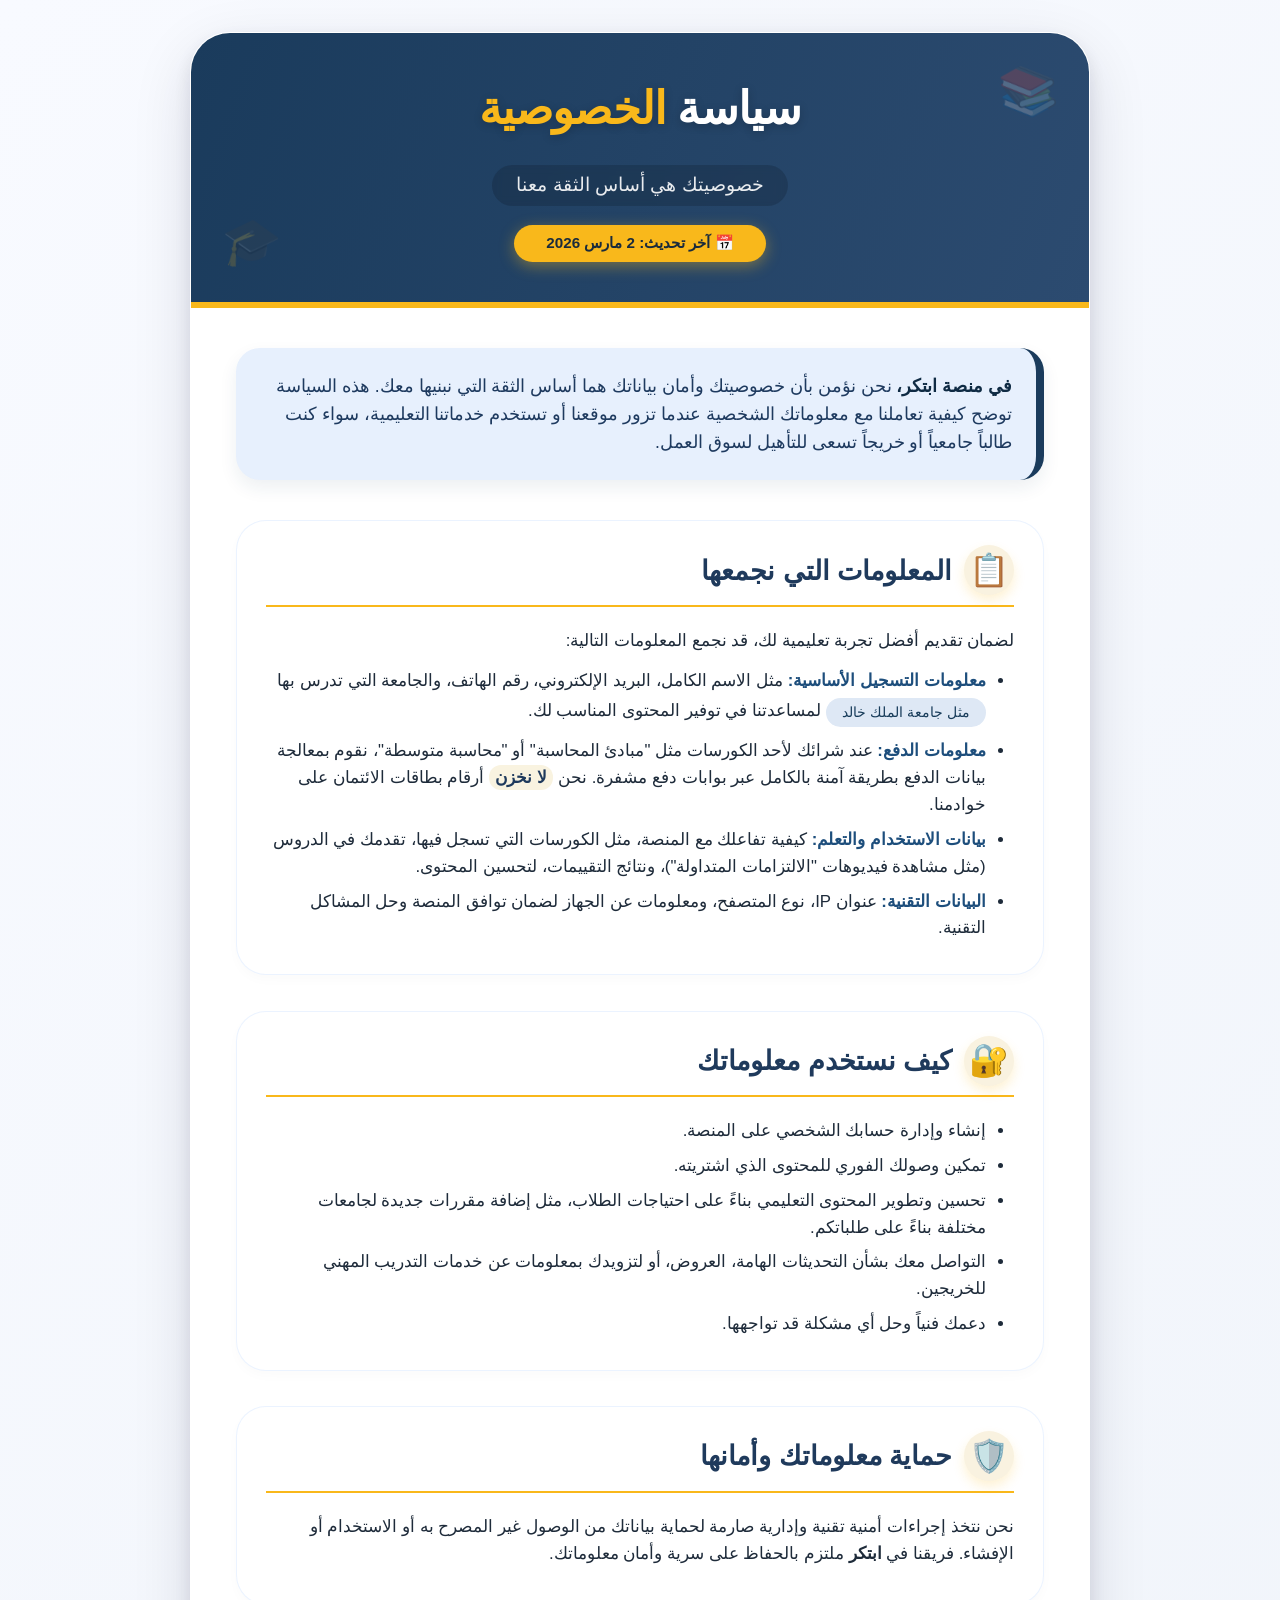
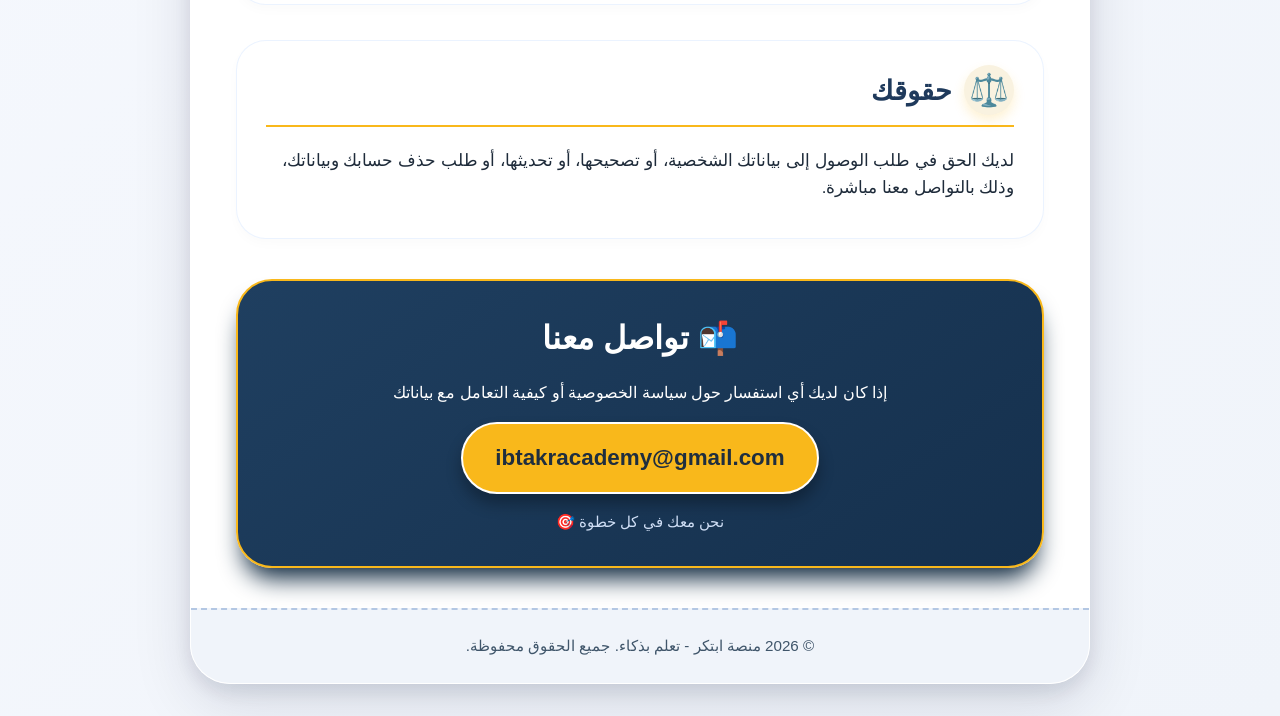
<file: policy.html>
<!DOCTYPE html>
<html lang="ar" dir="rtl">
<head>
    <meta charset="UTF-8">
    <meta name="viewport" content="width=device-width, initial-scale=1.0">
    <title>سياسة الخصوصية - ابتكر</title>
    <style>
        /* reset and base styles */
        * {
            margin: 0;
            padding: 0;
            box-sizing: border-box;
        }

        body {
            font-family: 'Tajawal', -apple-system, BlinkMacSystemFont, 'Segoe UI', Roboto, sans-serif;
            background: linear-gradient(135deg, #f8faff 0%, #f0f4fa 100%);
            color: #1e2b3a;
            line-height: 1.6;
            min-height: 100vh;
            padding: 2rem 1rem;
        }

        /* main container */
        .policy-container {
            max-width: 900px;
            margin: 0 auto;
            background: rgba(255,255,255,0.95);
            backdrop-filter: blur(8px);
            border-radius: 40px;
            box-shadow: 0 20px 60px rgba(0,20,50,0.12), 0 8px 20px rgba(0,30,70,0.1);
            overflow: hidden;
            border: 1px solid rgba(255,255,255,0.4);
        }

        /* header with ibtakr style */
        .policy-header {
            background: linear-gradient(110deg, #1a3b5c 0%, #2c4b70 100%);
            padding: 2.5rem 2rem;
            text-align: center;
            position: relative;
            border-bottom: 6px solid #f9b81b;
        }

        .policy-header::before {
            content: "📚";
            position: absolute;
            right: 30px;
            top: 20px;
            font-size: 3rem;
            opacity: 0.2;
            transform: rotate(-5deg);
        }

        .policy-header::after {
            content: "🎓";
            position: absolute;
            left: 30px;
            bottom: 20px;
            font-size: 3rem;
            opacity: 0.2;
            transform: rotate(5deg);
        }

        .policy-header h1 {
            font-size: 2.8rem;
            font-weight: 700;
            color: white;
            margin-bottom: 0.5rem;
            text-shadow: 0 2px 10px rgba(0,0,0,0.2);
            letter-spacing: -0.02em;
        }

        .policy-header .accent {
            color: #f9b81b;
            font-weight: 900;
            display: inline-block;
            animation: gentlePulse 3s infinite;
        }

        .policy-header .sub {
            color: rgba(255,255,255,0.9);
            font-size: 1.2rem;
            background: rgba(0,0,0,0.15);
            display: inline-block;
            padding: 0.3rem 1.5rem;
            border-radius: 40px;
            backdrop-filter: blur(4px);
            margin-top: 0.8rem;
        }

        @keyframes gentlePulse {
            0%,100%{ opacity: 1; transform: scale(1); }
            50%{ opacity: 0.9; transform: scale(1.02); }
        }

        /* update date badge */
        .update-badge {
            display: flex;
            justify-content: center;
            margin-top: 1.2rem;
        }

        .update-badge span {
            background: #f9b81b;
            color: #1a2b3c;
            font-weight: 600;
            padding: 0.4rem 2rem;
            border-radius: 40px;
            font-size: 0.95rem;
            box-shadow: 0 4px 15px rgba(249,184,27,0.4);
        }

        /* content area */
        .policy-content {
            padding: 2.5rem 2.8rem;
        }

        /* intro box */
        .intro-box {
            background: #e7f0fd;
            border-right: 8px solid #1a3b5c;
            padding: 1.5rem;
            border-radius: 24px;
            margin-bottom: 2.5rem;
            font-size: 1.1rem;
            color: #1e3a5f;
            box-shadow: 0 8px 18px rgba(26,59,92,0.08);
        }

        .intro-box strong {
            color: #0f2b44;
        }

        /* sections */
        .policy-section {
            margin-bottom: 2.2rem;
            background: #ffffff;
            padding: 1.5rem 1.8rem;
            border-radius: 30px;
            box-shadow: 0 5px 12px rgba(0,0,0,0.02);
            transition: all 0.2s;
            border: 1px solid rgba(230,240,255,0.8);
        }

        .policy-section:hover {
            transform: translateY(-3px);
            box-shadow: 0 18px 30px rgba(26,59,92,0.08);
            border-color: #f9b81b50;
        }

        .section-title {
            display: flex;
            align-items: center;
            gap: 12px;
            margin-bottom: 1.3rem;
            font-size: 1.7rem;
            font-weight: 700;
            color: #1f3a5c;
            border-bottom: 2px solid #f9b81b;
            padding-bottom: 0.6rem;
        }

        .section-icon {
            font-size: 2rem;
            background: #f9f2e0;
            width: 50px;
            height: 50px;
            display: flex;
            align-items: center;
            justify-content: center;
            border-radius: 60%;
            box-shadow: 0 6px 12px #f9b81b30;
        }

        .policy-section ul, .policy-section ol {
            padding-right: 1.8rem;
            margin-top: 0.8rem;
        }

        .policy-section li {
            margin-bottom: 0.5rem;
            font-size: 1.05rem;
        }

        .policy-section li strong {
            color: #1d4e7c;
            font-weight: 700;
        }

        .policy-section p {
            font-size: 1.05rem;
            margin-bottom: 0.8rem;
        }

        .highlight {
            background: #f9f3e0;
            padding: 0.2rem 0.4rem;
            border-radius: 12px;
            font-weight: 600;
            color: #1f3a5c;
        }

        .uni-badge {
            display: inline-block;
            background: #dee8f5;
            padding: 0.2rem 1rem;
            border-radius: 40px;
            font-size: 0.9rem;
            margin: 0.2rem 0;
            color: #183c5a;
            font-weight: 500;
        }

        /* contact card */
        .contact-card {
            background: linear-gradient(145deg, #1f3f60, #15304d);
            color: white;
            padding: 2rem;
            border-radius: 36px;
            margin-top: 2.5rem;
            text-align: center;
            border: 2px solid #f9b81b;
            box-shadow: 0 18px 25px -8px #0b253c;
        }

        .contact-card h3 {
            font-size: 2rem;
            margin-bottom: 1rem;
            font-weight: 700;
        }

        .contact-card .email {
            background: #f9b81b;
            color: #1f2e3f;
            padding: 1rem 2rem;
            border-radius: 50px;
            display: inline-block;
            font-size: 1.4rem;
            font-weight: 700;
            direction: ltr;
            margin: 1rem 0;
            box-shadow: 0 10px 15px rgba(0,0,0,0.3);
            border: 2px solid white;
        }

        .contact-card .small-note {
            color: #cfdef5;
            font-size: 0.95rem;
        }

        /* footer */
        .policy-footer {
            background: #f0f4fa;
            padding: 1.5rem;
            text-align: center;
            font-size: 0.95rem;
            color: #3f556a;
            border-top: 2px dashed #b3c7e3;
        }

        /* responsive */
        @media (max-width: 600px) {
            .policy-container { border-radius: 28px; }
            .policy-header h1 { font-size: 2.2rem; }
            .policy-content { padding: 1.5rem 1.2rem; }
            .section-title { font-size: 1.4rem; }
            .contact-card .email { font-size: 1.1rem; padding: 0.7rem 1rem; }
        }
    </style>
</head>
<body>
    <div class="policy-container">
        <div class="policy-header">
            <h1>سياسة <span class="accent">الخصوصية</span></h1>
            <div class="sub">خصوصيتك هي أساس الثقة معنا</div>
            <div class="update-badge"><span>📅 آخر تحديث: 2 مارس 2026</span></div>
        </div>

        <div class="policy-content">
            <div class="intro-box">
                <strong>في منصة ابتكر،</strong> نحن نؤمن بأن خصوصيتك وأمان بياناتك هما أساس الثقة التي نبنيها معك. هذه السياسة توضح كيفية تعاملنا مع معلوماتك الشخصية عندما تزور موقعنا أو تستخدم خدماتنا التعليمية، سواء كنت طالباً جامعياً أو خريجاً تسعى للتأهيل لسوق العمل.
            </div>

            <!-- section 1 -->
            <div class="policy-section">
                <div class="section-title">
                    <span class="section-icon">📋</span> 
                    <span>المعلومات التي نجمعها</span>
                </div>
                <p>لضمان تقديم أفضل تجربة تعليمية لك، قد نجمع المعلومات التالية:</p>
                <ul>
                    <li><strong>معلومات التسجيل الأساسية:</strong> مثل الاسم الكامل، البريد الإلكتروني، رقم الهاتف، والجامعة التي تدرس بها <span class="uni-badge">مثل جامعة الملك خالد</span> لمساعدتنا في توفير المحتوى المناسب لك.</li>
                    <li><strong>معلومات الدفع:</strong> عند شرائك لأحد الكورسات مثل "مبادئ المحاسبة" أو "محاسبة متوسطة"، نقوم بمعالجة بيانات الدفع بطريقة آمنة بالكامل عبر بوابات دفع مشفرة. نحن <span class="highlight">لا نخزن</span> أرقام بطاقات الائتمان على خوادمنا.</li>
                    <li><strong>بيانات الاستخدام والتعلم:</strong> كيفية تفاعلك مع المنصة، مثل الكورسات التي تسجل فيها، تقدمك في الدروس (مثل مشاهدة فيديوهات "الالتزامات المتداولة")، ونتائج التقييمات، لتحسين المحتوى.</li>
                    <li><strong>البيانات التقنية:</strong> عنوان IP، نوع المتصفح، ومعلومات عن الجهاز لضمان توافق المنصة وحل المشاكل التقنية.</li>
                </ul>
            </div>

            <!-- section 2 -->
            <div class="policy-section">
                <div class="section-title">
                    <span class="section-icon">🔐</span>
                    <span>كيف نستخدم معلوماتك</span>
                </div>
                <ul>
                    <li>إنشاء وإدارة حسابك الشخصي على المنصة.</li>
                    <li>تمكين وصولك الفوري للمحتوى الذي اشتريته.</li>
                    <li>تحسين وتطوير المحتوى التعليمي بناءً على احتياجات الطلاب، مثل إضافة مقررات جديدة لجامعات مختلفة بناءً على طلباتكم.</li>
                    <li>التواصل معك بشأن التحديثات الهامة، العروض، أو لتزويدك بمعلومات عن خدمات التدريب المهني للخريجين.</li>
                    <li>دعمك فنياً وحل أي مشكلة قد تواجهها.</li>
                </ul>
            </div>

            <!-- section 3 -->
            <div class="policy-section">
                <div class="section-title">
                    <span class="section-icon">🛡️</span>
                    <span>حماية معلوماتك وأمانها</span>
                </div>
                <p>نحن نتخذ إجراءات أمنية تقنية وإدارية صارمة لحماية بياناتك من الوصول غير المصرح به أو الاستخدام أو الإفشاء. فريقنا في <strong>ابتكر</strong> ملتزم بالحفاظ على سرية وأمان معلوماتك.</p>
            </div>

            <!-- section 4 -->
            <div class="policy-section">
                <div class="section-title">
                    <span class="section-icon">⚖️</span>
                    <span>حقوقك</span>
                </div>
                <p>لديك الحق في طلب الوصول إلى بياناتك الشخصية، أو تصحيحها، أو تحديثها، أو طلب حذف حسابك وبياناتك، وذلك بالتواصل معنا مباشرة.</p>
            </div>

            <!-- contact card -->
            <div class="contact-card">
                <h3>📬 تواصل معنا</h3>
                <p>إذا كان لديك أي استفسار حول سياسة الخصوصية أو كيفية التعامل مع بياناتك</p>
                <div class="email">ibtakracademy@gmail.com</div>
                <p class="small-note">نحن معك في كل خطوة 🎯</p>
            </div>
        </div>

        <div class="policy-footer">
            © 2026 منصة ابتكر - تعلم بذكاء. جميع الحقوق محفوظة.
        </div>
    </div>
</body>
</html>
</file>
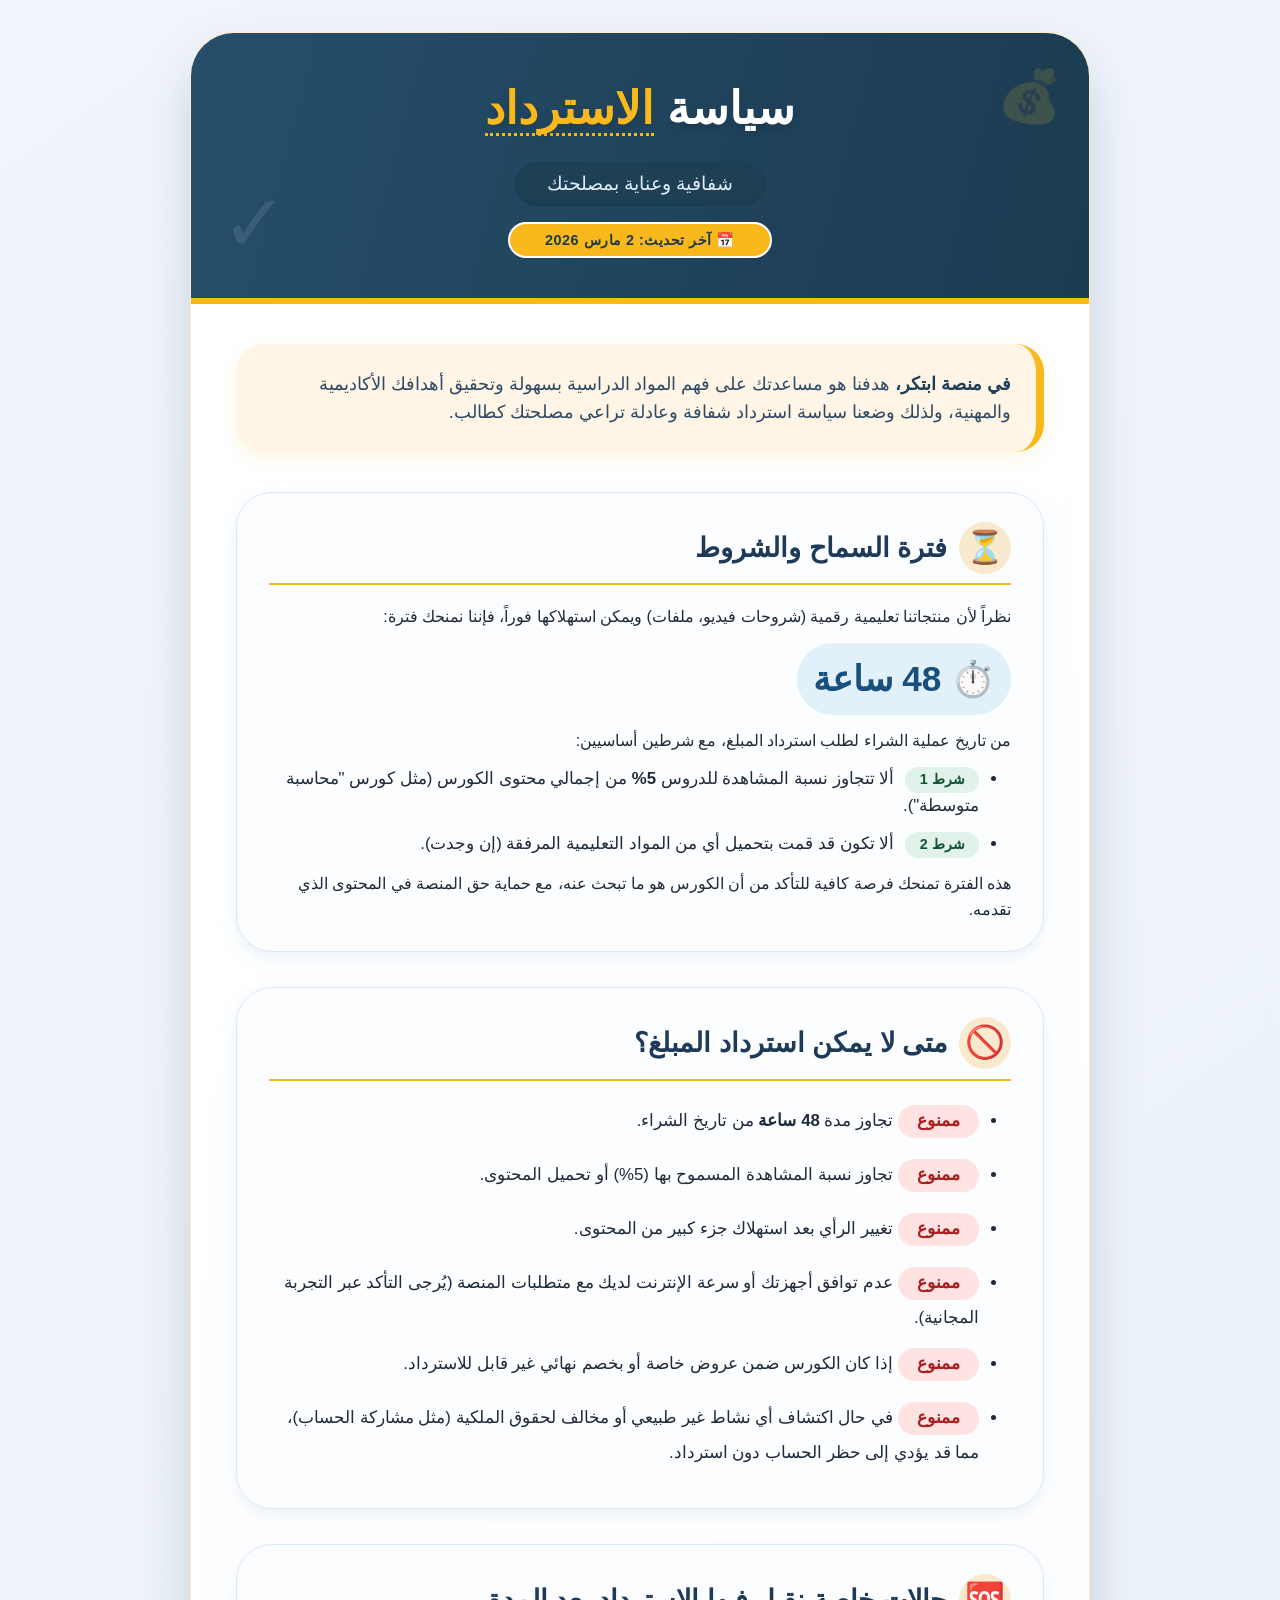
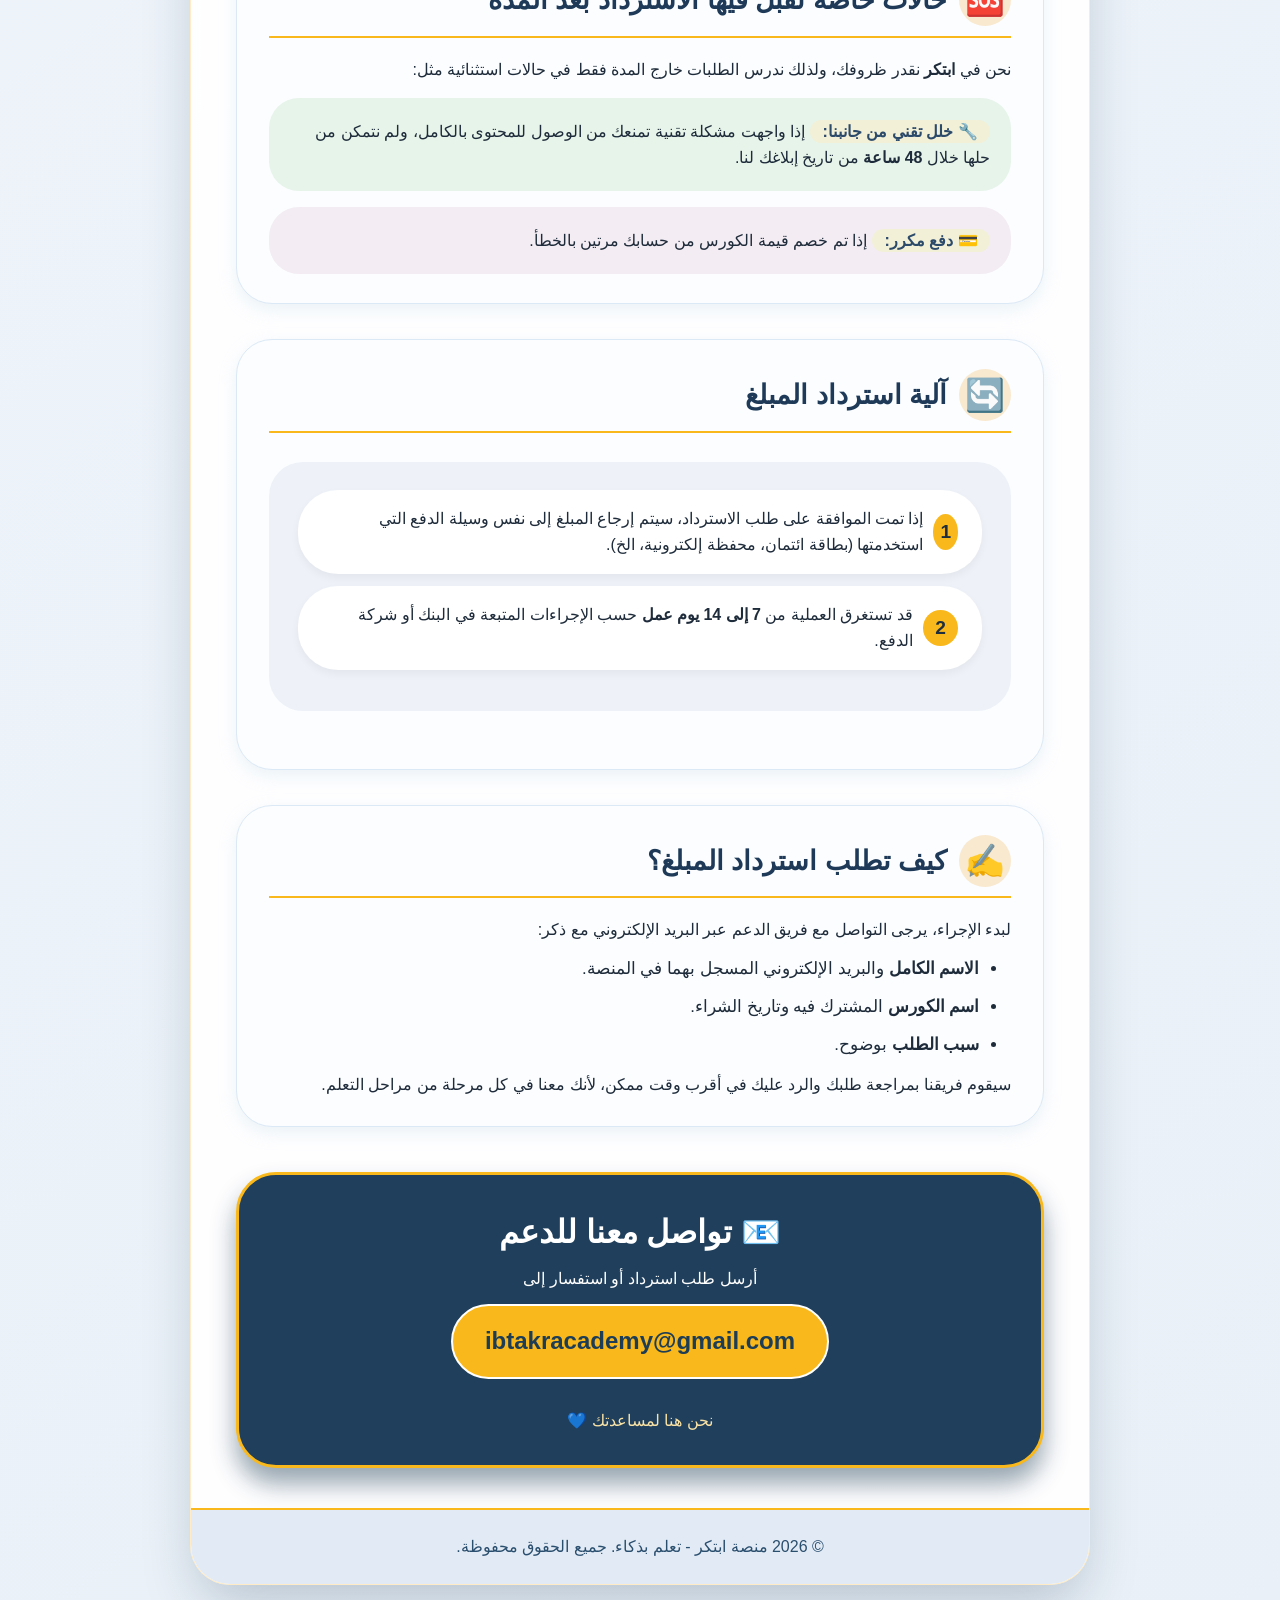
<file: refund.html>
<!DOCTYPE html>
<html lang="ar" dir="rtl">
<head>
    <meta charset="UTF-8">
    <meta name="viewport" content="width=device-width, initial-scale=1.0">
    <title>سياسة الاسترداد - ابتكر</title>
    <style>
        /* same base styles but with slight variations for refund page */
        * {
            margin: 0;
            padding: 0;
            box-sizing: border-box;
        }

        body {
            font-family: 'Tajawal', -apple-system, BlinkMacSystemFont, 'Segoe UI', Roboto, sans-serif;
            background: linear-gradient(145deg, #f0f5fb 0%, #e9f0f7 100%);
            color: #1e2b3a;
            line-height: 1.6;
            min-height: 100vh;
            padding: 2rem 1rem;
        }

        .refund-container {
            max-width: 900px;
            margin: 0 auto;
            background: #ffffffec;
            backdrop-filter: blur(6px);
            border-radius: 44px 44px 40px 40px;
            box-shadow: 0 25px 55px -10px rgba(20, 50, 80, 0.25);
            overflow: hidden;
            border: 1px solid rgba(255,215,140,0.5);
        }

        .refund-header {
            background: linear-gradient(105deg, #264e6b 0%, #1b3b50 100%);
            padding: 2.5rem 2rem;
            text-align: center;
            position: relative;
            border-bottom: 6px solid #f9b81b;
        }

        .refund-header::before {
            content: "💰";
            position: absolute;
            right: 25px;
            top: 20px;
            font-size: 3.3rem;
            opacity: 0.15;
            transform: rotate(8deg);
        }

        .refund-header::after {
            content: "✓";
            position: absolute;
            left: 30px;
            bottom: 10px;
            font-size: 5rem;
            opacity: 0.1;
            color: white;
        }

        .refund-header h1 {
            font-size: 2.8rem;
            font-weight: 800;
            color: white;
            margin-bottom: 0.3rem;
            text-shadow: 0 4px 10px #00000025;
        }

        .refund-header .accent {
            color: #f9b81b;
            border-bottom: 3px dotted #f9b81b;
        }

        .refund-header .sub {
            color: #e2ecf7;
            font-size: 1.2rem;
            background: #1d4055;
            display: inline-block;
            padding: 0.4rem 2rem;
            border-radius: 60px;
            margin-top: 0.8rem;
            box-shadow: inset 0 -2px 5px #00000015;
        }

        .update-badge {
            display: flex;
            justify-content: center;
            margin-top: 1rem;
        }

        .update-badge span {
            background: #f9b81b;
            color: #1f3b4a;
            font-weight: 700;
            padding: 0.3rem 2.2rem;
            border-radius: 30px;
            font-size: 0.9rem;
            letter-spacing: 0.5px;
            border: 2px solid white;
        }

        .refund-content {
            padding: 2.5rem 2.8rem;
        }

        .fairness-box {
            background: #fef5e7;
            border-right: 8px solid #f9b81b;
            padding: 1.6rem;
            border-radius: 28px;
            margin-bottom: 2.5rem;
            font-size: 1.1rem;
            color: #2f4a62;
            box-shadow: 0 6px 18px #f9b81b20;
        }

        .fairness-box strong {
            color: #203f57;
        }

        .refund-section {
            margin-bottom: 2.2rem;
            background: #fbfdff;
            padding: 1.8rem 2rem;
            border-radius: 36px;
            box-shadow: 0 6px 16px #cdddea60;
            transition: 0.15s;
            border: 1px solid #dbe8f5;
        }

        .refund-section:hover {
            border-color: #f9b81b;
            box-shadow: 0 12px 22px #c0d0e2;
        }

        .section-title {
            display: flex;
            align-items: center;
            gap: 12px;
            margin-bottom: 1.2rem;
            font-size: 1.7rem;
            font-weight: 700;
            color: #1e3a58;
            border-bottom: 2px solid #f9b81b;
            padding-bottom: 0.6rem;
        }

        .section-icon {
            font-size: 2rem;
            background: #f9e9cf;
            width: 52px;
            height: 52px;
            display: flex;
            align-items: center;
            justify-content: center;
            border-radius: 50%;
        }

        .refund-section ul, .refund-section ol {
            padding-right: 2rem;
            margin: 0.8rem 0;
        }

        .refund-section li {
            margin-bottom: 0.7rem;
            font-size: 1.05rem;
        }

        .badge-success {
            background: #e0f2e9;
            color: #0f5530;
            font-weight: 700;
            padding: 0.1rem 0.9rem;
            border-radius: 40px;
            font-size: 0.9rem;
            display: inline-block;
            margin-left: 0.4rem;
        }

        .badge-warning {
            background: #fde6d2;
            color: #a3430c;
            font-weight: 600;
            padding: 0.1rem 0.9rem;
            border-radius: 40px;
            font-size: 0.9rem;
            display: inline-block;
        }

        .badge-danger {
            background: #ffe2e2;
            color: #aa1e1e;
            font-weight: 600;
            padding: 0.2rem 1.2rem;
            border-radius: 30px;
            display: inline-block;
            margin: 0.3rem 0;
        }

        .number-circle {
            display: inline-block;
            background: #1e3f60;
            color: white;
            font-weight: 800;
            width: 26px;
            height: 26px;
            text-align: center;
            line-height: 26px;
            border-radius: 50%;
            font-size: 0.9rem;
            margin-left: 0.5rem;
        }

        .highlight-note {
            background: #f2f0d7;
            padding: 0.2rem 0.8rem;
            border-radius: 30px;
            font-weight: 600;
            color: #2c4a6a;
        }

        .process-card {
            background: #eef2f8;
            padding: 1.8rem;
            border-radius: 34px;
            margin: 1.8rem 0;
        }

        .process-step {
            display: flex;
            align-items: center;
            gap: 10px;
            background: white;
            padding: 1rem 1.5rem;
            border-radius: 40px;
            margin-bottom: 0.8rem;
            box-shadow: 0 4px 8px #0000000c;
        }

        .step-num {
            background: #f9b81b;
            color: #1e2e3f;
            font-weight: 900;
            width: 36px;
            height: 36px;
            display: flex;
            align-items: center;
            justify-content: center;
            border-radius: 50%;
            font-size: 1.2rem;
        }

        .contact-refund {
            background: #1f3f5c;
            color: white;
            padding: 2rem;
            border-radius: 40px;
            margin-top: 2.8rem;
            text-align: center;
            border: 3px solid #f9b81b;
            box-shadow: 0 16px 24px #16354d70;
        }

        .contact-refund .email {
            background: #f9b81b;
            color: #1d3d57;
            padding: 1rem 2rem;
            border-radius: 60px;
            font-size: 1.5rem;
            font-weight: 800;
            direction: ltr;
            display: inline-block;
            margin: 0.8rem 0;
            border: 2px solid white;
        }

        .refund-footer {
            background: #e2ebf5;
            padding: 1.5rem;
            text-align: center;
            color: #2a4e6e;
            border-top: 2px solid #f9b81b;
        }

        @media (max-width: 600px) {
            .refund-header h1 { font-size: 2.2rem; }
            .refund-content { padding: 1.5rem 1.2rem; }
            .section-title { font-size: 1.4rem; }
        }
    </style>
</head>
<body>
    <div class="refund-container">
        <div class="refund-header">
            <h1>سياسة <span class="accent">الاسترداد</span></h1>
            <div class="sub">شفافية وعناية بمصلحتك</div>
            <div class="update-badge"><span>📅 آخر تحديث: 2 مارس 2026</span></div>
        </div>

        <div class="refund-content">
            <div class="fairness-box">
                <strong>في منصة ابتكر،</strong> هدفنا هو مساعدتك على فهم المواد الدراسية بسهولة وتحقيق أهدافك الأكاديمية والمهنية، ولذلك وضعنا سياسة استرداد شفافة وعادلة تراعي مصلحتك كطالب.
            </div>

            <!-- 1. فترة السماح -->
            <div class="refund-section">
                <div class="section-title">
                    <span class="section-icon">⏳</span>
                    <span>فترة السماح والشروط</span>
                </div>
                <p>نظراً لأن منتجاتنا تعليمية رقمية (شروحات فيديو، ملفات) ويمكن استهلاكها فوراً، فإننا نمنحك فترة:</p>
                <div style="background:#e2f0fa; font-size:2.2rem; font-weight:900; padding:0.5rem 1rem; border-radius:50px; display:inline-block; margin:0.8rem 0; color:#17507d;">⏱️ 48 ساعة</div>
                <p>من تاريخ عملية الشراء لطلب استرداد المبلغ، مع شرطين أساسيين:</p>
                <ul>
                    <li><span class="badge-success">شرط 1</span> ألا تتجاوز نسبة المشاهدة للدروس <strong>5%</strong> من إجمالي محتوى الكورس (مثل كورس "محاسبة متوسطة").</li>
                    <li><span class="badge-success">شرط 2</span> ألا تكون قد قمت بتحميل أي من المواد التعليمية المرفقة (إن وجدت).</li>
                </ul>
                <p>هذه الفترة تمنحك فرصة كافية للتأكد من أن الكورس هو ما تبحث عنه، مع حماية حق المنصة في المحتوى الذي تقدمه.</p>
            </div>

            <!-- 2. متى لا يتم الاسترداد -->
            <div class="refund-section">
                <div class="section-title">
                    <span class="section-icon">🚫</span>
                    <span>متى لا يمكن استرداد المبلغ؟</span>
                </div>
                <ul>
                    <li><span class="badge-danger">ممنوع</span> تجاوز مدة <strong>48 ساعة</strong> من تاريخ الشراء.</li>
                    <li><span class="badge-danger">ممنوع</span> تجاوز نسبة المشاهدة المسموح بها (5%) أو تحميل المحتوى.</li>
                    <li><span class="badge-danger">ممنوع</span> تغيير الرأي بعد استهلاك جزء كبير من المحتوى.</li>
                    <li><span class="badge-danger">ممنوع</span> عدم توافق أجهزتك أو سرعة الإنترنت لديك مع متطلبات المنصة (يُرجى التأكد عبر التجربة المجانية).</li>
                    <li><span class="badge-danger">ممنوع</span> إذا كان الكورس ضمن عروض خاصة أو بخصم نهائي غير قابل للاسترداد.</li>
                    <li><span class="badge-danger">ممنوع</span> في حال اكتشاف أي نشاط غير طبيعي أو مخالف لحقوق الملكية (مثل مشاركة الحساب)، مما قد يؤدي إلى حظر الحساب دون استرداد.</li>
                </ul>
            </div>

            <!-- 3. حالات خاصة للاستثناء -->
            <div class="refund-section">
                <div class="section-title">
                    <span class="section-icon">🆘</span>
                    <span>حالات خاصة نقبل فيها الاسترداد بعد المدة</span>
                </div>
                <p>نحن في <strong>ابتكر</strong> نقدر ظروفك، ولذلك ندرس الطلبات خارج المدة فقط في حالات استثنائية مثل:</p>
                <div style="background:#e7f4ea; padding:1.3rem; border-radius:30px; margin:1rem 0;">
                    <p><span class="highlight-note">🔧 خلل تقني من جانبنا:</span> إذا واجهت مشكلة تقنية تمنعك من الوصول للمحتوى بالكامل، ولم نتمكن من حلها خلال <strong>48 ساعة</strong> من تاريخ إبلاغك لنا.</p>
                </div>
                <div style="background:#f3ecf3; padding:1.3rem; border-radius:30px;">
                    <p><span class="highlight-note">💳 دفع مكرر:</span> إذا تم خصم قيمة الكورس من حسابك مرتين بالخطأ.</p>
                </div>
            </div>

            <!-- 4. آلية الاسترداد -->
            <div class="refund-section">
                <div class="section-title">
                    <span class="section-icon">🔄</span>
                    <span>آلية استرداد المبلغ</span>
                </div>
                <div class="process-card">
                    <div class="process-step">
                        <span class="step-num">1</span>
                        <span>إذا تمت الموافقة على طلب الاسترداد، سيتم إرجاع المبلغ إلى نفس وسيلة الدفع التي استخدمتها (بطاقة ائتمان، محفظة إلكترونية، الخ).</span>
                    </div>
                    <div class="process-step">
                        <span class="step-num">2</span>
                        <span>قد تستغرق العملية من <strong>7 إلى 14 يوم عمل</strong> حسب الإجراءات المتبعة في البنك أو شركة الدفع.</span>
                    </div>
                </div>
            </div>

            <!-- 5. كيفية طلب الاسترداد -->
            <div class="refund-section">
                <div class="section-title">
                    <span class="section-icon">✍️</span>
                    <span>كيف تطلب استرداد المبلغ؟</span>
                </div>
                <p>لبدء الإجراء، يرجى التواصل مع فريق الدعم عبر البريد الإلكتروني مع ذكر:</p>
                <ul>
                    <li><strong>الاسم الكامل</strong> والبريد الإلكتروني المسجل بهما في المنصة.</li>
                    <li><strong>اسم الكورس</strong> المشترك فيه وتاريخ الشراء.</li>
                    <li><strong>سبب الطلب</strong> بوضوح.</li>
                </ul>
                <p>سيقوم فريقنا بمراجعة طلبك والرد عليك في أقرب وقت ممكن، لأنك معنا في كل مرحلة من مراحل التعلم.</p>
            </div>

            <!-- contact card -->
            <div class="contact-refund">
                <h2 style="font-size:2rem; margin-bottom:0.5rem;">📧 تواصل معنا للدعم</h2>
                <p>أرسل طلب استرداد أو استفسار إلى</p>
                <div class="email">ibtakracademy@gmail.com</div>
                <p style="margin-top:1rem; color:#f9e2a5;">نحن هنا لمساعدتك 💙</p>
            </div>
        </div>

        <div class="refund-footer">
            © 2026 منصة ابتكر - تعلم بذكاء. جميع الحقوق محفوظة.
        </div>
    </div>
</body>
</html>
</file>
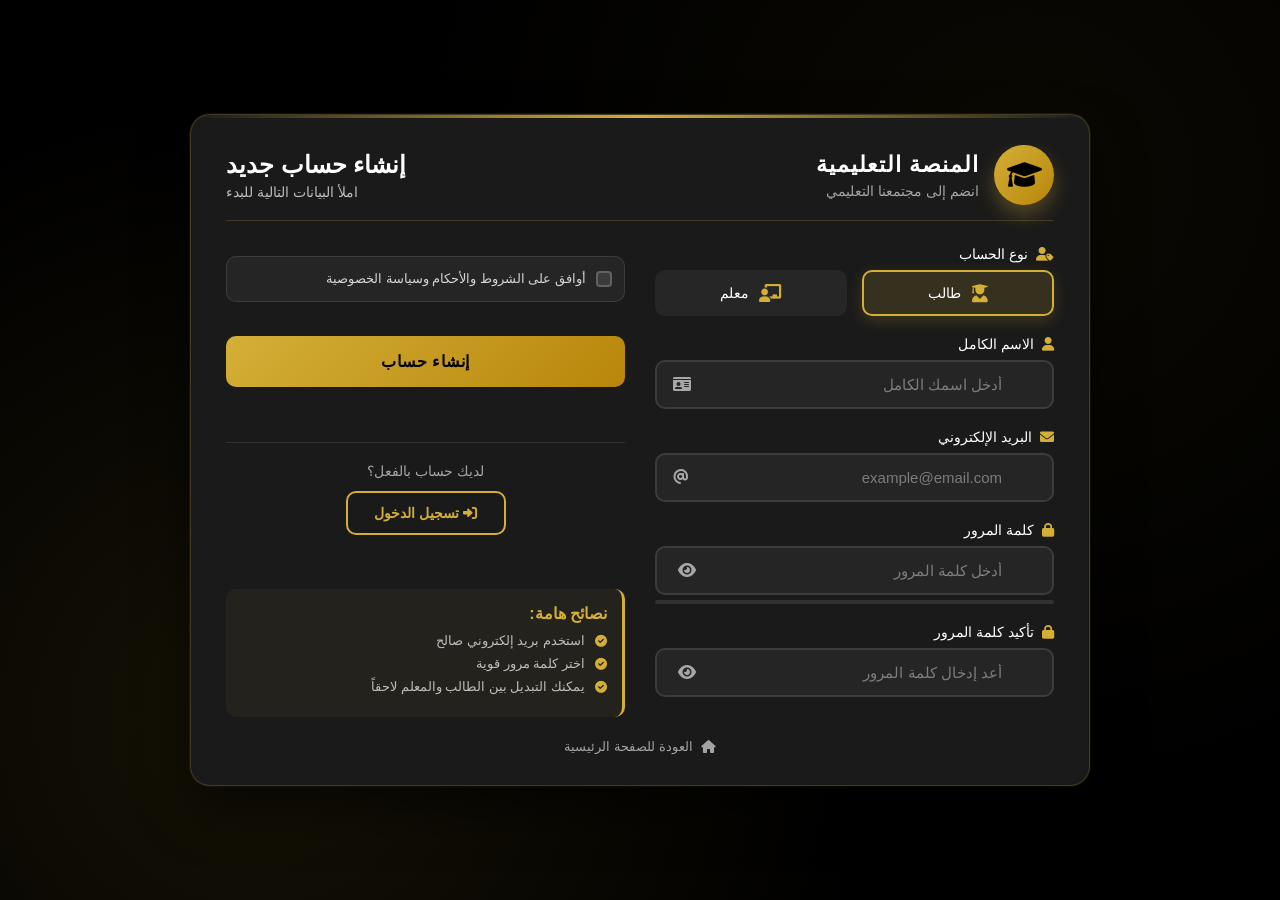
<file: register.html>
<!DOCTYPE html>
<html lang="ar" dir="rtl">
<head>
    <meta charset="UTF-8">
    <meta name="viewport" content="width=device-width, initial-scale=1.0">
    <title>إنشاء حساب - المنصة التعليمية</title>
    <style>
        :root {
            --gold: #D4AF37;
            --gold-light: #FFD700;
            --gold-dark: #B8860B;
            --black: #000000;
            --white: #FFFFFF;
            --dark-gray: #1A1A1A;
            --gray: #333333;
            --light-gray: #F5F5F5;
            --success: #28a745;
            --error: #dc3545;
            --warning: #ffc107;
            --info: #17a2b8;
        }

        * {
            margin: 0;
            padding: 0;
            box-sizing: border-box;
            font-family: 'Segoe UI', Tahoma, Geneva, Verdana, sans-serif;
        }

        body {
            background: var(--black);
            min-height: 100vh;
            display: flex;
            justify-content: center;
            align-items: center;
            padding: 20px;
            position: relative;
            overflow: hidden;
        }

        /* خلفية متحركة */
        body::before {
            content: '';
            position: absolute;
            top: 0;
            left: 0;
            right: 0;
            bottom: 0;
            background: 
                radial-gradient(circle at 20% 80%, rgba(212, 175, 55, 0.1) 0%, transparent 50%),
                radial-gradient(circle at 80% 20%, rgba(212, 175, 55, 0.05) 0%, transparent 50%);
            animation: float 20s infinite linear;
        }

        @keyframes float {
            0% { transform: translate(0, 0); }
            25% { transform: translate(-5px, 5px); }
            50% { transform: translate(-10px, 10px); }
            75% { transform: translate(-5px, 5px); }
            100% { transform: translate(0, 0); }
        }

        .container {
            background: var(--dark-gray);
            border-radius: 20px;
            box-shadow: 
                0 25px 50px rgba(0, 0, 0, 0.5),
                0 0 0 1px rgba(212, 175, 55, 0.1);
            width: 100%;
            max-width: 900px;
            min-height: 500px;
            padding: 30px 35px;
            position: relative;
            z-index: 1;
            overflow: hidden;
            border: 1px solid rgba(212, 175, 55, 0.2);
            display: flex;
            flex-direction: column;
        }

        .container::before {
            content: '';
            position: absolute;
            top: 0;
            left: 0;
            right: 0;
            height: 3px;
            background: linear-gradient(90deg, 
                transparent 0%, 
                var(--gold) 50%, 
                transparent 100%);
        }

        .content-wrapper {
            display: flex;
            flex-direction: column;
            height: 100%;
        }

        .header-section {
            display: flex;
            align-items: center;
            justify-content: space-between;
            margin-bottom: 25px;
            padding-bottom: 15px;
            border-bottom: 1px solid rgba(212, 175, 55, 0.2);
        }

        .logo {
            display: flex;
            align-items: center;
            gap: 15px;
            flex: 1;
        }

        .logo-icon {
            width: 60px;
            height: 60px;
            background: linear-gradient(135deg, var(--gold), var(--gold-dark));
            border-radius: 50%;
            display: flex;
            align-items: center;
            justify-content: center;
            font-size: 28px;
            color: var(--black);
            box-shadow: 0 10px 20px rgba(212, 175, 55, 0.3);
            transition: transform 0.3s ease;
            flex-shrink: 0;
        }

        .logo-icon:hover {
            transform: rotate(15deg);
        }

        .logo-text {
            flex: 1;
        }

        .logo h1 {
            color: var(--white);
            font-size: 22px;
            font-weight: 700;
            letter-spacing: 1px;
            margin-bottom: 5px;
        }

        .logo p {
            color: rgba(255, 255, 255, 0.6);
            font-size: 14px;
            font-weight: 300;
        }

        .form-header {
            flex: 1;
            text-align: left;
        }

        .form-header h2 {
            color: var(--white);
            font-size: 24px;
            font-weight: 600;
            margin-bottom: 5px;
        }

        .form-header .subtitle {
            color: rgba(255, 255, 255, 0.7);
            font-size: 14px;
        }

        .main-content {
            display: flex;
            gap: 30px;
            flex: 1;
        }

        .form-section {
            flex: 1;
            display: flex;
            flex-direction: column;
        }

        .message {
            padding: 12px;
            border-radius: 10px;
            margin-bottom: 20px;
            text-align: center;
            display: none;
            animation: slideDown 0.3s ease;
            font-size: 14px;
            font-weight: 500;
        }

        @keyframes slideDown {
            from { opacity: 0; transform: translateY(-10px); }
            to { opacity: 1; transform: translateY(0); }
        }

        .message.success {
            background: rgba(40, 167, 69, 0.1);
            color: var(--success);
            border: 1px solid rgba(40, 167, 69, 0.3);
            display: block;
        }

        .message.error {
            background: rgba(220, 53, 69, 0.1);
            color: var(--error);
            border: 1px solid rgba(220, 53, 69, 0.3);
            display: block;
        }

        .message.warning {
            background: rgba(255, 193, 7, 0.1);
            color: var(--warning);
            border: 1px solid rgba(255, 193, 7, 0.3);
            display: block;
        }

        .message.info {
            background: rgba(23, 162, 184, 0.1);
            color: var(--info);
            border: 1px solid rgba(23, 162, 184, 0.3);
            display: block;
        }

        .form-group {
            margin-bottom: 20px;
            position: relative;
        }

        .form-label {
            display: block;
            margin-bottom: 8px;
            color: var(--white);
            font-weight: 500;
            font-size: 14px;
            display: flex;
            align-items: center;
            gap: 8px;
        }

        .form-label i {
            color: var(--gold);
            font-size: 14px;
        }

        .input-group {
            position: relative;
        }

        .input-group input {
            width: 100%;
            padding: 14px 50px 14px 20px;
            background: rgba(255, 255, 255, 0.05);
            border: 2px solid rgba(255, 255, 255, 0.1);
            border-radius: 10px;
            color: var(--white);
            font-size: 15px;
            transition: all 0.3s ease;
        }

        .input-group input:focus {
            outline: none;
            border-color: var(--gold);
            background: rgba(212, 175, 55, 0.05);
            box-shadow: 0 0 0 3px rgba(212, 175, 55, 0.1);
        }

        .input-group input::placeholder {
            color: rgba(255, 255, 255, 0.4);
        }

        .input-icon {
            position: absolute;
            left: 18px;
            top: 50%;
            transform: translateY(-50%);
            color: rgba(255, 255, 255, 0.6);
            font-size: 16px;
            transition: color 0.3s ease;
        }

        .input-group input:focus + .input-icon {
            color: var(--gold);
        }

        .toggle-password {
            position: absolute;
            left: 18px;
            top: 50%;
            transform: translateY(-50%);
            background: none;
            border: none;
            color: rgba(255, 255, 255, 0.6);
            cursor: pointer;
            font-size: 16px;
            padding: 5px;
            transition: color 0.3s ease;
        }

        .toggle-password:hover {
            color: var(--gold);
        }

        /* تنسيق للأخطاء والنجاح */
        .input-error {
            border-color: var(--error) !important;
        }

        .input-success {
            border-color: var(--success) !important;
        }

        .error-text {
            color: var(--error);
            font-size: 12px;
            margin-top: 5px;
            display: block;
        }

        .success-text {
            color: var(--success);
            font-size: 12px;
            margin-top: 5px;
            display: block;
        }

        /* اختيار الطالب/المعلم */
        .role-options {
            display: flex;
            gap: 15px;
            margin-top: 8px;
        }

        .role-option {
            display: flex;
            align-items: center;
            gap: 10px;
            cursor: pointer;
            font-weight: 500;
            color: var(--white);
            padding: 12px 15px;
            background: rgba(255, 255, 255, 0.05);
            border-radius: 10px;
            border: 2px solid transparent;
            transition: all 0.3s ease;
            flex: 1;
            justify-content: center;
            font-size: 14px;
        }

        .role-option:hover {
            background: rgba(212, 175, 55, 0.1);
            transform: translateY(-2px);
        }

        .role-option.selected {
            border-color: var(--gold);
            background: rgba(212, 175, 55, 0.15);
            box-shadow: 0 5px 15px rgba(212, 175, 55, 0.2);
        }

        .role-option input[type="radio"] {
            display: none;
        }

        .role-option i {
            color: var(--gold);
            font-size: 18px;
        }

        .form-options {
            display: flex;
            justify-content: space-between;
            align-items: center;
            margin-bottom: 20px;
        }

        .terms {
            font-size: 13px;
            color: rgba(255, 255, 255, 0.8);
            margin-top: 10px;
            padding: 12px;
            background: rgba(255, 255, 255, 0.05);
            border-radius: 10px;
            line-height: 1.5;
            border: 1px solid rgba(255, 255, 255, 0.1);
        }

        .terms label {
            display: flex;
            align-items: center;
            cursor: pointer;
            color: rgba(255, 255, 255, 0.8);
            font-weight: normal;
            gap: 10px;
        }

        .terms input[type="checkbox"] {
            width: 16px;
            height: 16px;
            appearance: none;
            background: rgba(255, 255, 255, 0.1);
            border: 2px solid rgba(255, 255, 255, 0.2);
            border-radius: 4px;
            cursor: pointer;
            position: relative;
            transition: all 0.3s ease;
        }

        .terms input[type="checkbox"]:checked {
            background: var(--gold);
            border-color: var(--gold);
        }

        .terms input[type="checkbox"]:checked::after {
            content: '✓';
            position: absolute;
            top: 50%;
            left: 50%;
            transform: translate(-50%, -50%);
            color: var(--black);
            font-size: 10px;
            font-weight: bold;
        }

        .actions-section {
            flex: 1;
            display: flex;
            flex-direction: column;
            justify-content: space-between;
        }

        .register-btn {
            width: 100%;
            padding: 16px;
            background: linear-gradient(135deg, var(--gold), var(--gold-dark));
            color: var(--black);
            border: none;
            border-radius: 10px;
            font-size: 16px;
            font-weight: 700;
            cursor: pointer;
            transition: all 0.3s ease;
            display: flex;
            align-items: center;
            justify-content: center;
            gap: 10px;
            letter-spacing: 0.5px;
            position: relative;
            overflow: hidden;
            margin-bottom: 20px;
        }

        .register-btn:hover {
            transform: translateY(-2px);
            box-shadow: 0 15px 30px rgba(212, 175, 55, 0.4);
        }

        .register-btn:disabled {
            background: rgba(255, 255, 255, 0.1);
            color: rgba(255, 255, 255, 0.3);
            cursor: not-allowed;
            transform: none;
            box-shadow: none;
        }

        .register-btn::before {
            content: '';
            position: absolute;
            top: 0;
            left: -100%;
            width: 100%;
            height: 100%;
            background: linear-gradient(90deg, 
                transparent, 
                rgba(255, 255, 255, 0.2), 
                transparent);
            transition: 0.5s;
        }

        .register-btn:hover::before {
            left: 100%;
        }

        .spinner {
            display: inline-block;
            width: 18px;
            height: 18px;
            border: 3px solid rgba(0, 0, 0, 0.3);
            border-radius: 50%;
            border-top-color: var(--black);
            animation: spin 1s ease-in-out infinite;
        }

        @keyframes spin {
            to { transform: rotate(360deg); }
        }

        .login-section {
            padding-top: 20px;
            border-top: 1px solid rgba(255, 255, 255, 0.1);
            text-align: center;
        }

        .login-section p {
            color: rgba(255, 255, 255, 0.6);
            font-size: 14px;
            margin-bottom: 12px;
        }

        .login-link-btn {
            display: inline-block;
            padding: 12px 25px;
            background: transparent;
            color: var(--gold);
            border: 2px solid var(--gold);
            border-radius: 10px;
            font-size: 14px;
            font-weight: 600;
            text-decoration: none;
            transition: all 0.3s ease;
            min-width: 160px;
        }

        .login-link-btn:hover {
            background: var(--gold);
            color: var(--black);
            transform: translateY(-2px);
            box-shadow: 0 10px 20px rgba(212, 175, 55, 0.3);
        }

        .home-link {
            text-align: center;
            margin-top: 20px;
        }

        .home-link a {
            color: rgba(255, 255, 255, 0.6);
            text-decoration: none;
            font-size: 13px;
            transition: color 0.3s ease;
            display: inline-flex;
            align-items: center;
            gap: 8px;
        }

        .home-link a:hover {
            color: var(--gold);
        }

        .tips {
            margin-top: 20px;
            padding: 15px;
            background: rgba(212, 175, 55, 0.05);
            border-radius: 10px;
            border-right: 3px solid var(--gold);
        }

        .tips h4 {
            color: var(--gold);
            margin-bottom: 10px;
            font-size: 16px;
        }

        .tips ul {
            list-style: none;
            padding-right: 0;
        }

        .tips li {
            margin-bottom: 8px;
            font-size: 13px;
            color: rgba(255, 255, 255, 0.7);
            display: flex;
            align-items: center;
            gap: 10px;
        }

        .tips li i {
            color: var(--gold);
            font-size: 12px;
        }

        .password-strength {
            margin-top: 5px;
            height: 4px;
            border-radius: 2px;
            overflow: hidden;
            background: rgba(255, 255, 255, 0.1);
        }

        .strength-bar {
            height: 100%;
            width: 0%;
            transition: width 0.3s ease, background 0.3s ease;
        }

        .strength-weak { background: var(--error); width: 25%; }
        .strength-fair { background: var(--warning); width: 50%; }
        .strength-good { background: var(--info); width: 75%; }
        .strength-strong { background: var(--success); width: 100%; }

        /* تصميم متجاوب */
        @media (max-width: 768px) {
            .container {
                max-width: 95%;
                min-height: auto;
            }
            
            .header-section {
                flex-direction: column;
                text-align: center;
                gap: 15px;
            }
            
            .logo {
                justify-content: center;
            }
            
            .form-header {
                text-align: center;
            }
            
            .main-content {
                flex-direction: column;
                gap: 20px;
            }

            .role-options {
                flex-direction: column;
                gap: 10px;
            }
        }

        @media (max-width: 480px) {
            .container {
                padding: 20px 25px;
            }
            
            .role-option {
                padding: 10px;
            }
            
            .login-link-btn {
                padding: 10px 20px;
                font-size: 13px;
                min-width: 140px;
            }
        }
    </style>
</head>
<body>
    <div class="container">
        <div class="content-wrapper">
            <div class="header-section">
                <div class="logo">
                    <div class="logo-icon">
                        <i class="fas fa-graduation-cap"></i>
                    </div>
                    <div class="logo-text">
                        <h1>المنصة التعليمية</h1>
                        <p>انضم إلى مجتمعنا التعليمي</p>
                    </div>
                </div>
                
                <div class="form-header">
                    <h2>إنشاء حساب جديد</h2>
                    <p class="subtitle">املأ البيانات التالية للبدء</p>
                </div>
            </div>

            <div id="message" class="message"></div>

            <div class="main-content">
                <div class="form-section">
                    <form id="registerForm">
                        <!-- اختيار النوع: طالب أو معلم -->
                        <div class="form-group role-group">
                            <label class="form-label">
                                <i class="fas fa-user-tag"></i>
                                نوع الحساب
                            </label>
                            <div class="role-options">
                                <label class="role-option" id="studentOption">
                                    <input type="radio" name="role" value="User" required>
                                    <i class="fas fa-user-graduate"></i>
                                    <span>طالب</span>
                                </label>
                                <label class="role-option" id="teacherOption">
                                    <input type="radio" name="role" value="Teacher">
                                    <i class="fas fa-chalkboard-teacher"></i>
                                    <span>معلم</span>
                                </label>
                            </div>
                        </div>

                        <div class="form-group">
                            <label for="fullName" class="form-label">
                                <i class="fas fa-user"></i>
                                الاسم الكامل
                            </label>
                            <div class="input-group">
                                <input type="text" id="fullName" placeholder="أدخل اسمك الكامل" required>
                                <div class="input-icon">
                                    <i class="fas fa-id-card"></i>
                                </div>
                            </div>
                            <div id="nameError" class="error-text" style="display: none;"></div>
                        </div>
                        
                        <div class="form-group">
                            <label for="email" class="form-label">
                                <i class="fas fa-envelope"></i>
                                البريد الإلكتروني
                            </label>
                            <div class="input-group">
                                <input type="email" id="email" placeholder="example@email.com" required>
                                <div class="input-icon">
                                    <i class="fas fa-at"></i>
                                </div>
                            </div>
                            <div id="emailError" class="error-text" style="display: none;"></div>
                        </div>
                        
                        <div class="form-group">
                            <label for="password" class="form-label">
                                <i class="fas fa-lock"></i>
                                كلمة المرور
                            </label>
                            <div class="input-group">
                                <input type="password" id="password" placeholder="أدخل كلمة المرور" required minlength="6">
                                <button type="button" class="toggle-password" id="togglePassword">
                                    <i class="fas fa-eye"></i>
                                </button>
                            </div>
                            <div class="password-strength">
                                <div id="passwordStrength" class="strength-bar"></div>
                            </div>
                            <div id="passwordError" class="error-text" style="display: none;"></div>
                        </div>
                        
                        <div class="form-group">
                            <label for="confirmPassword" class="form-label">
                                <i class="fas fa-lock"></i>
                                تأكيد كلمة المرور
                            </label>
                            <div class="input-group">
                                <input type="password" id="confirmPassword" placeholder="أعد إدخال كلمة المرور" required>
                                <button type="button" class="toggle-password" id="toggleConfirmPassword">
                                    <i class="fas fa-eye"></i>
                                </button>
                            </div>
                            <div id="confirmPasswordError" class="error-text" style="display: none;"></div>
                        </div>
                    </form>
                </div>
                
                <div class="actions-section">
                    <div class="terms">
                        <label for="agreeTerms">
                            <input type="checkbox" id="agreeTerms" required>
                            <span>أوافق على الشروط والأحكام وسياسة الخصوصية</span>
                        </label>
                    </div>
                    
                    <button type="submit" class="register-btn" id="submitBtn" form="registerForm">
                        <span id="btnText">إنشاء حساب</span>
                        <div id="spinner" class="spinner" style="display: none;"></div>
                    </button>
                    
                    <div class="login-section">
                        <p>لديك حساب بالفعل؟</p>
                        <a href="login.html" class="login-link-btn">
                            <i class="fas fa-sign-in-alt"></i>
                            تسجيل الدخول
                        </a>
                    </div>
                    
                    <div class="tips">
                        <h4>نصائح هامة:</h4>
                        <ul>
                            <li><i class="fas fa-check-circle"></i> استخدم بريد إلكتروني صالح</li>
                            <li><i class="fas fa-check-circle"></i> اختر كلمة مرور قوية</li>
                            <li><i class="fas fa-check-circle"></i> يمكنك التبديل بين الطالب والمعلم لاحقاً</li>
                        </ul>
                    </div>
                </div>
            </div>

            <div class="home-link">
                <a href="index.html">
                    <i class="fas fa-home"></i>
                    العودة للصفحة الرئيسية
                </a>
            </div>
        </div>
    </div>

    <!-- Font Awesome -->
    <link rel="stylesheet" href="https://cdnjs.cloudflare.com/ajax/libs/font-awesome/6.0.0/css/all.min.css">

    <script>
        // ========== إعدادات الـ API ==========
        const API_CONFIG = {
            BASE_URL: 'https://ibtakr-academy.com', // تغيير إلى عنوان .NET الخاص بك
            ENDPOINTS: {
                REGISTER: '/api/auth/register',
                LOGIN: '/api/auth/login'
            },
            TOKEN_KEY: 'authToken',
            USER_DATA_KEY: 'currentUser'
        };

        // ========== تهيئة الصفحة عند التحميل ==========
        document.addEventListener('DOMContentLoaded', function() {
            console.log('صفحة التسجيل جاهزة للاستخدام - متصلة بـ .NET API');
            
            // التحقق إذا كان المستخدم مسجل الدخول بالفعل
            if (localStorage.getItem('isLoggedIn') === 'true') {
                window.location.href = 'index.html';
                return;
            }
            
            // تعيين الطالب كاختيار افتراضي
            const studentOption = document.getElementById('studentOption');
            studentOption.classList.add('selected');
            studentOption.querySelector('input[type="radio"]').checked = true;
            
            // إضافة تفاعل لخيارات الدور
            document.querySelectorAll('.role-option').forEach(option => {
                option.addEventListener('click', function() {
                    // إزالة التحديد من جميع الخيارات
                    document.querySelectorAll('.role-option').forEach(opt => {
                        opt.classList.remove('selected');
                    });
                    
                    // إضافة التحديد للخيار المختار
                    this.classList.add('selected');
                    
                    // تحديد الراديو بوتون
                    const radioInput = this.querySelector('input[type="radio"]');
                    radioInput.checked = true;
                });
            });
            
            // تفعيل أزرار تبديل كلمة المرور
            document.getElementById('togglePassword').addEventListener('click', function() {
                togglePassword('password', this);
            });
            
            document.getElementById('toggleConfirmPassword').addEventListener('click', function() {
                togglePassword('confirmPassword', this);
            });
            
            // التحقق من تطابق كلمات المرور أثناء الكتابة
            document.getElementById('confirmPassword').addEventListener('input', validatePasswordMatch);
            document.getElementById('password').addEventListener('input', validatePasswordMatch);
            
            // التحقق من صحة البريد الإلكتروني أثناء الكتابة
            document.getElementById('email').addEventListener('blur', validateEmail);
            
            // قوة كلمة المرور
            document.getElementById('password').addEventListener('input', checkPasswordStrength);
            
            // تفعيل النموذج
            document.getElementById('registerForm').addEventListener('submit', handleRegister);
            
            // تأثيرات عند التركيز
            document.querySelectorAll('input').forEach(input => {
                input.addEventListener('focus', function() {
                    this.parentElement.style.transform = 'scale(1.02)';
                });
                
                input.addEventListener('blur', function() {
                    this.parentElement.style.transform = 'scale(1)';
                });
            });
        });
        
        // ========== تبديل عرض كلمة المرور ==========
        function togglePassword(fieldId, button) {
            const input = document.getElementById(fieldId);
            const icon = button.querySelector('i');
            
            if (input.type === 'password') {
                input.type = 'text';
                icon.classList.remove('fa-eye');
                icon.classList.add('fa-eye-slash');
            } else {
                input.type = 'password';
                icon.classList.remove('fa-eye-slash');
                icon.classList.add('fa-eye');
            }
        }
        
        // ========== التحقق من صحة البريد الإلكتروني ==========
        function isValidEmail(email) {
            const re = /^[^\s@]+@[^\s@]+\.[^\s@]+$/;
            return re.test(email);
        }
        
        // ========== التحقق من تطابق كلمات المرور ==========
        function validatePasswordMatch() {
            const password = document.getElementById('password');
            const confirmPassword = document.getElementById('confirmPassword');
            const errorElement = document.getElementById('confirmPasswordError');
            
            if (confirmPassword.value && password.value !== confirmPassword.value) {
                confirmPassword.classList.add('input-error');
                confirmPassword.classList.remove('input-success');
                showError('confirmPasswordError', 'كلمات المرور غير متطابقة');
                return false;
            } else if (confirmPassword.value && password.value === confirmPassword.value) {
                confirmPassword.classList.remove('input-error');
                confirmPassword.classList.add('input-success');
                hideError('confirmPasswordError');
                return true;
            } else {
                confirmPassword.classList.remove('input-error');
                confirmPassword.classList.remove('input-success');
                hideError('confirmPasswordError');
                return false;
            }
        }
        
        // ========== التحقق من قوة كلمة المرور ==========
        function checkPasswordStrength() {
            const password = document.getElementById('password').value;
            const strengthBar = document.getElementById('passwordStrength');
            
            if (!password) {
                strengthBar.className = 'strength-bar';
                strengthBar.style.width = '0%';
                hideError('passwordError');
                return;
            }
            
            let strength = 0;
            
            // طول كلمة المرور
            if (password.length >= 6) strength += 1;
            if (password.length >= 8) strength += 1;
            
            // حروف كبيرة وصغيرة
            if (/[a-z]/.test(password) && /[A-Z]/.test(password)) strength += 1;
            
            // أرقام
            if (/\d/.test(password)) strength += 1;
            
            // رموز خاصة
            if (/[^A-Za-z0-9]/.test(password)) strength += 1;
            
            // تحديث شريط القوة
            switch(strength) {
                case 0:
                case 1:
                    strengthBar.className = 'strength-bar strength-weak';
                    strengthBar.style.width = '25%';
                    showError('passwordError', 'كلمة المرور ضعيفة');
                    break;
                case 2:
                    strengthBar.className = 'strength-bar strength-fair';
                    strengthBar.style.width = '50%';
                    showError('passwordError', 'كلمة المرور مقبولة');
                    break;
                case 3:
                    strengthBar.className = 'strength-bar strength-good';
                    strengthBar.style.width = '75%';
                    hideError('passwordError');
                    break;
                case 4:
                case 5:
                    strengthBar.className = 'strength-bar strength-strong';
                    strengthBar.style.width = '100%';
                    hideError('passwordError');
                    break;
            }
        }
        
        // ========== التحقق من صحة البريد الإلكتروني ==========
        function validateEmail() {
            const emailInput = document.getElementById('email');
            const email = emailInput.value.trim();
            
            if (email && !isValidEmail(email)) {
                emailInput.classList.add('input-error');
                emailInput.classList.remove('input-success');
                showError('emailError', 'البريد الإلكتروني غير صالح');
                return false;
            } else if (email) {
                emailInput.classList.remove('input-error');
                emailInput.classList.add('input-success');
                hideError('emailError');
                return true;
            } else {
                emailInput.classList.remove('input-error');
                emailInput.classList.remove('input-success');
                hideError('emailError');
                return false;
            }
        }
        
        // ========== عرض الخطأ ==========
        function showError(elementId, message) {
            const element = document.getElementById(elementId);
            if (element) {
                element.textContent = message;
                element.style.display = 'block';
            }
        }
        
        function hideError(elementId) {
            const element = document.getElementById(elementId);
            if (element) {
                element.style.display = 'none';
            }
        }
        
        // ========== عرض الرسائل ==========
        function showMessage(text, type = 'info') {
            const messageDiv = document.getElementById('message');
            messageDiv.textContent = text;
            messageDiv.className = `message ${type}`;
            messageDiv.style.display = 'block';
            
            let timeout = 5000;
            if (type === 'success') timeout = 3000;
            if (type === 'error') timeout = 7000;
            if (type === 'warning') timeout = 6000;
            
            setTimeout(() => {
                messageDiv.style.display = 'none';
            }, timeout);
        }
        
        // ========== إدارة التحميل ==========
        function showLoading() {
            document.getElementById('btnText').style.display = 'none';
            document.getElementById('spinner').style.display = 'block';
            document.getElementById('submitBtn').disabled = true;
            
            // تعطيل الحقول أثناء التحميل
            document.getElementById('fullName').disabled = true;
            document.getElementById('email').disabled = true;
            document.getElementById('password').disabled = true;
            document.getElementById('confirmPassword').disabled = true;
            document.getElementById('agreeTerms').disabled = true;
            document.querySelectorAll('.role-option').forEach(opt => {
                opt.style.pointerEvents = 'none';
                opt.style.opacity = '0.7';
            });
        }
        
        function hideLoading() {
            document.getElementById('btnText').style.display = 'block';
            document.getElementById('spinner').style.display = 'none';
            document.getElementById('submitBtn').disabled = false;
            
            // تمكين الحقول
            document.getElementById('fullName').disabled = false;
            document.getElementById('email').disabled = false;
            document.getElementById('password').disabled = false;
            document.getElementById('confirmPassword').disabled = false;
            document.getElementById('agreeTerms').disabled = false;
            document.querySelectorAll('.role-option').forEach(opt => {
                opt.style.pointerEvents = 'auto';
                opt.style.opacity = '1';
            });
        }
        
        // ========== معالجة التسجيل ==========
        async function handleRegister(event) {
            event.preventDefault();
            
            // جمع البيانات من النموذج
            const role = document.querySelector('input[name="role"]:checked')?.value;
            console.log(role);
            const fullName = document.getElementById('fullName').value.trim();
            const email = document.getElementById('email').value.trim();
            const password = document.getElementById('password').value;
            const confirmPassword = document.getElementById('confirmPassword').value;
            const agreeTerms = document.getElementById('agreeTerms').checked;
            
            // التحقق من البيانات الأساسية
            if (!role) {
                showMessage('الرجاء اختيار نوع الحساب', 'error');
                return;
            }
            
            if (!fullName || fullName.length < 2) {
                showMessage('الرجاء إدخال اسم صحيح (أحرف على الأقل)', 'error');
                return;
            }
            
            if (!email || !isValidEmail(email)) {
                showMessage('الرجاء إدخال بريد إلكتروني صالح', 'error');
                return;
            }
            
            if (!password || password.length < 6) {
                showMessage('كلمة المرور يجب أن تكون 6 أحرف على الأقل', 'error');
                return;
            }
            
            if (!validatePasswordMatch()) {
                showMessage('كلمات المرور غير متطابقة', 'error');
                return;
            }
            
            if (!agreeTerms) {
                showMessage('الرجاء الموافقة على الشروط والأحكام', 'error');
                return;
            }
            
            try {
                // إظهار مؤشر التحميل
                showLoading();
                
                // إعداد بيانات التسجيل
                const userData = {
                    fullName: fullName,
                    email: email,
                    password: password,
                    role: role === 'Teacher' ? 'Teacher' : 'User' // Default to User for students
                };
                
                console.log('جاري إرسال بيانات التسجيل:', userData);
                
                // إرسال طلب التسجيل إلى الـ API
                const response = await fetch(`${API_CONFIG.BASE_URL}${API_CONFIG.ENDPOINTS.REGISTER}`, {
                    method: 'POST',
                    headers: {
                        'Content-Type': 'application/json',
                        'Accept': 'application/json'
                    },
                    body: JSON.stringify(userData)
                });
                
                const data = await response.json();
               
                if (response.ok) {
                    // نجاح التسجيل
                    hideLoading();
                    showMessage('تم إنشاء الحساب بنجاح! يتم الآن تسجيل الدخول تلقائياً...', 'success');
                    
                    // بعد التسجيل الناجح، نقوم بتسجيل الدخول تلقائياً
                    setTimeout(async () => {
                        try {
                            const loginResponse = await fetch(`${API_CONFIG.BASE_URL}${API_CONFIG.ENDPOINTS.LOGIN}`, {
                                method: 'POST',
                                headers: {
                                    'Content-Type': 'application/json',
                                    'Accept': 'application/json'
                                },
                                body: JSON.stringify({
                                    email: email,
                                    password: password
                                })
                            });
                            
                            const loginData = await loginResponse.json();
                            
                            if (loginResponse.ok && loginData.token) {
                                // حفظ التوكن وبيانات المستخدم
                                localStorage.setItem(API_CONFIG.TOKEN_KEY, loginData.token);
                                localStorage.setItem('isLoggedIn', 'true');
                                localStorage.setItem('userEmail', email);
                                localStorage.setItem('userName', fullName);
                                localStorage.setItem('userRole', role);
                                
                                // حفظ بيانات المستخدم الكاملة
                                const currentUser = {
                                    email: email,
                                    fullName: fullName,
                                    role: role,
                                    isLoggedIn: true,
                                    loginTime: new Date().toISOString()
                                };
                                localStorage.setItem(API_CONFIG.USER_DATA_KEY, JSON.stringify(currentUser));
                                
                                showMessage('تم تسجيل الدخول بنجاح!', 'success');
                                
                                // التوجيه للصفحة الرئيسية
                                setTimeout(() => {
                                    window.location.href = 'index.html';
                                }, 1500);
                                
                            } else {
                                throw new Error(loginData.message || 'فشل تسجيل الدخول بعد التسجيل');
                            }
                            
                        } catch (loginError) {
                            console.error('Login after registration failed:', loginError);
                            showMessage('تم إنشاء الحساب بنجاح! يرجى تسجيل الدخول يدوياً', 'info');
                            setTimeout(() => {
                                window.location.href = 'login.html';
                            }, 2000);
                        }
                    }, 2000);
                    
                } else {
                    // معالجة أخطاء الـ API
                    hideLoading();
                    
                    let errorMessage = 'فشل إنشاء الحساب';
                    
                    if (data.errors) {
                        // أخطاء التحقق من النموذج
                        errorMessage = Object.values(data.errors).join(', ');
                    } else if (data.message) {
                        errorMessage = data.message;
                    } else if (response.status === 400) {
                        errorMessage = 'بيانات غير صالحة';
                    } else if (response.status === 409) {
                        errorMessage = 'البريد الإلكتروني مسجل مسبقاً';
                    }
                    
                    throw new Error(errorMessage);
                }
                
            } catch (error) {
                hideLoading();
                
                // رسائل خطأ مخصصة
                let userMessage = 'حدث خطأ أثناء إنشاء الحساب';
                
                if (error.message.includes('شبكة') || error.message.includes('Network')) {
                    userMessage = 'تعذر الاتصال بالخادم. يرجى التحقق من اتصالك بالإنترنت';
                } else if (error.message.includes('البريد') || error.message.includes('Email') || error.message.includes('مسجل')) {
                    userMessage = 'البريد الإلكتروني مسجل مسبقاً';
                } else if (error.message.includes('كلمة') || error.message.includes('Password')) {
                    userMessage = 'كلمة المرور غير صالحة';
                } else {
                    userMessage = error.message;
                }
                
                showMessage(userMessage, 'error');
                
                // زيادة عداد المحاولات الفاشلة
               // handleFailedRegistration();
            }
        }
        
        // // ========== إدارة المحاولات الفاشلة ==========
        // let failedAttempts = parseInt(localStorage.getItem('failedRegistrationAttempts') || '0');

        // function handleFailedRegistration() {
        //     failedAttempts++;
        //     localStorage.setItem('failedRegistrationAttempts', failedAttempts.toString());
            
        //     if (failedAttempts >= 3) {
        //         showMessage('لقد تجاوزت عدد المحاولات المسموح بها. يرجى المحاولة بعد 5 دقائق', 'warning');
        //         document.getElementById('submitBtn').disabled = true;
                
        //         setTimeout(() => {
        //             document.getElementById('submitBtn').disabled = false;
        //             localStorage.removeItem('failedRegistrationAttempts');
        //             failedAttempts = 0;
        //         }, 5 * 60 * 1000); // 5 دقائق
        //     }
        // }
        
        // ========== اختصارات لوحة المفاتيح ==========
        document.addEventListener('keydown', function(e) {
            // Ctrl+Shift+D لتعيين بيانات تجريبية
            if (e.ctrlKey && e.shiftKey && e.key === 'D') {
                e.preventDefault();
                
                // تعيين بيانات تجريبية آمنة
                document.getElementById('fullName').value = 'مستخدم تجريبي';
                document.getElementById('email').value = `test${Date.now()}@example.com`;
                document.getElementById('password').value = 'Test@123456';
                document.getElementById('confirmPassword').value = 'Test@123456';
                document.getElementById('agreeTerms').checked = true;
                
                // تحديث التحقق
                validateEmail();
                checkPasswordStrength();
                validatePasswordMatch();
                
                showMessage('تم تعبئة بيانات تجريبية', 'info');
            }
            
            // Ctrl+Enter للتسجيل
            if (e.ctrlKey && e.key === 'Enter') {
                e.preventDefault();
                document.getElementById('submitBtn').click();
            }
            
            // Esc لإغلاق الرسائل
            if (e.key === 'Escape') {
                document.getElementById('message').style.display = 'none';
            }
        });

        // ========== منع إعادة تعيين الصفحة أثناء التحميل ==========
        window.addEventListener('beforeunload', function(event) {
            if (document.getElementById('spinner').style.display === 'block') {
                event.preventDefault();
                event.returnValue = 'جاري إنشاء الحساب، هل تريد مغادرة الصفحة؟';
                return event.returnValue;
            }
        });

        // ========== التحقق من حالة الحقول في الوقت الحقيقي ==========
        function setupRealTimeValidation() {
            const nameInput = document.getElementById('fullName');
            const emailInput = document.getElementById('email');
            
            nameInput.addEventListener('input', function() {
                if (this.value.trim().length >= 2) {
                    this.classList.remove('input-error');
                    this.classList.add('input-success');
                    hideError('nameError');
                } else {
                    this.classList.remove('input-success');
                    this.classList.remove('input-error');
                }
            });
            
            emailInput.addEventListener('input', function() {
                const email = this.value.trim();
                if (email && isValidEmail(email)) {
                    this.classList.remove('input-error');
                    this.classList.add('input-success');
                    hideError('emailError');
                } else if (email) {
                    this.classList.add('input-error');
                    this.classList.remove('input-success');
                    showError('emailError', 'البريد الإلكتروني غير صالح');
                } else {
                    this.classList.remove('input-error');
                    this.classList.remove('input-success');
                    hideError('emailError');
                }
            });
        }

        // تفعيل التحقق في الوقت الحقيقي
        document.addEventListener('DOMContentLoaded', setupRealTimeValidation);
    </script>
</body>
</html>
</file>
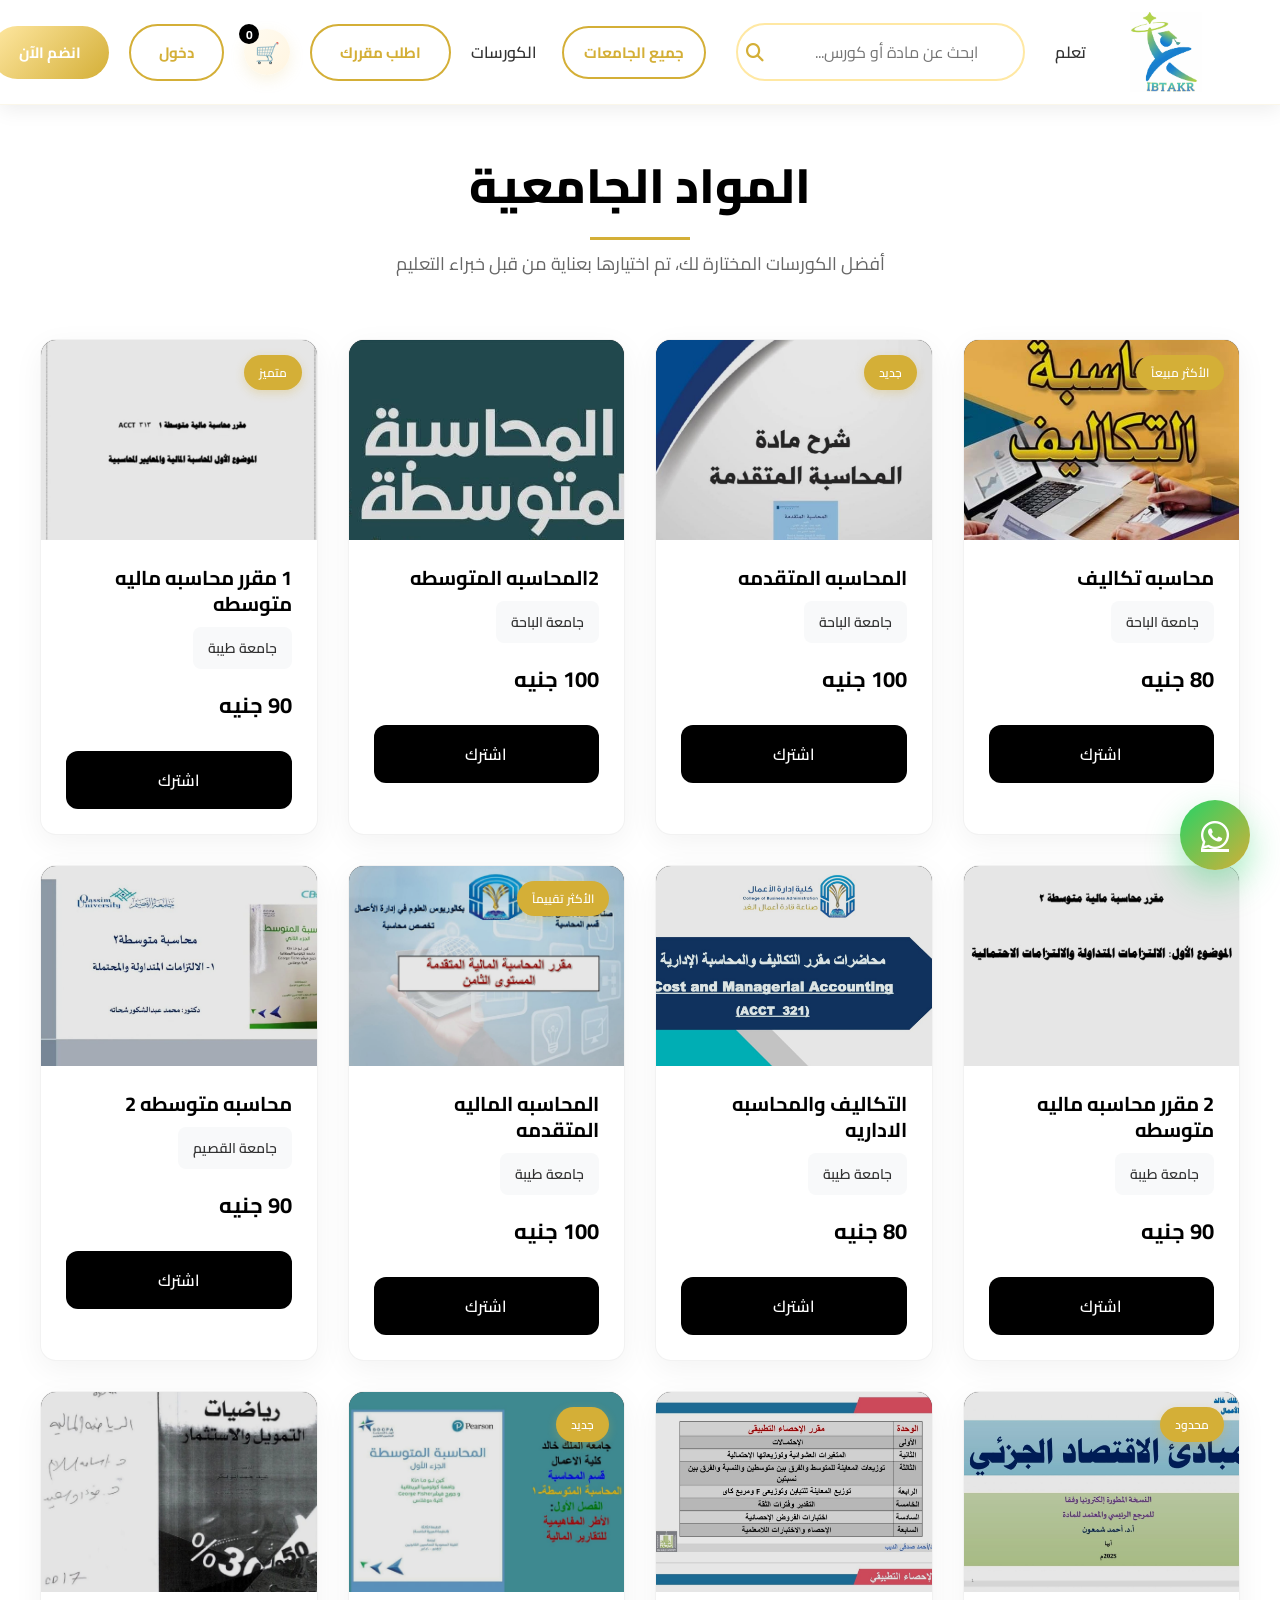
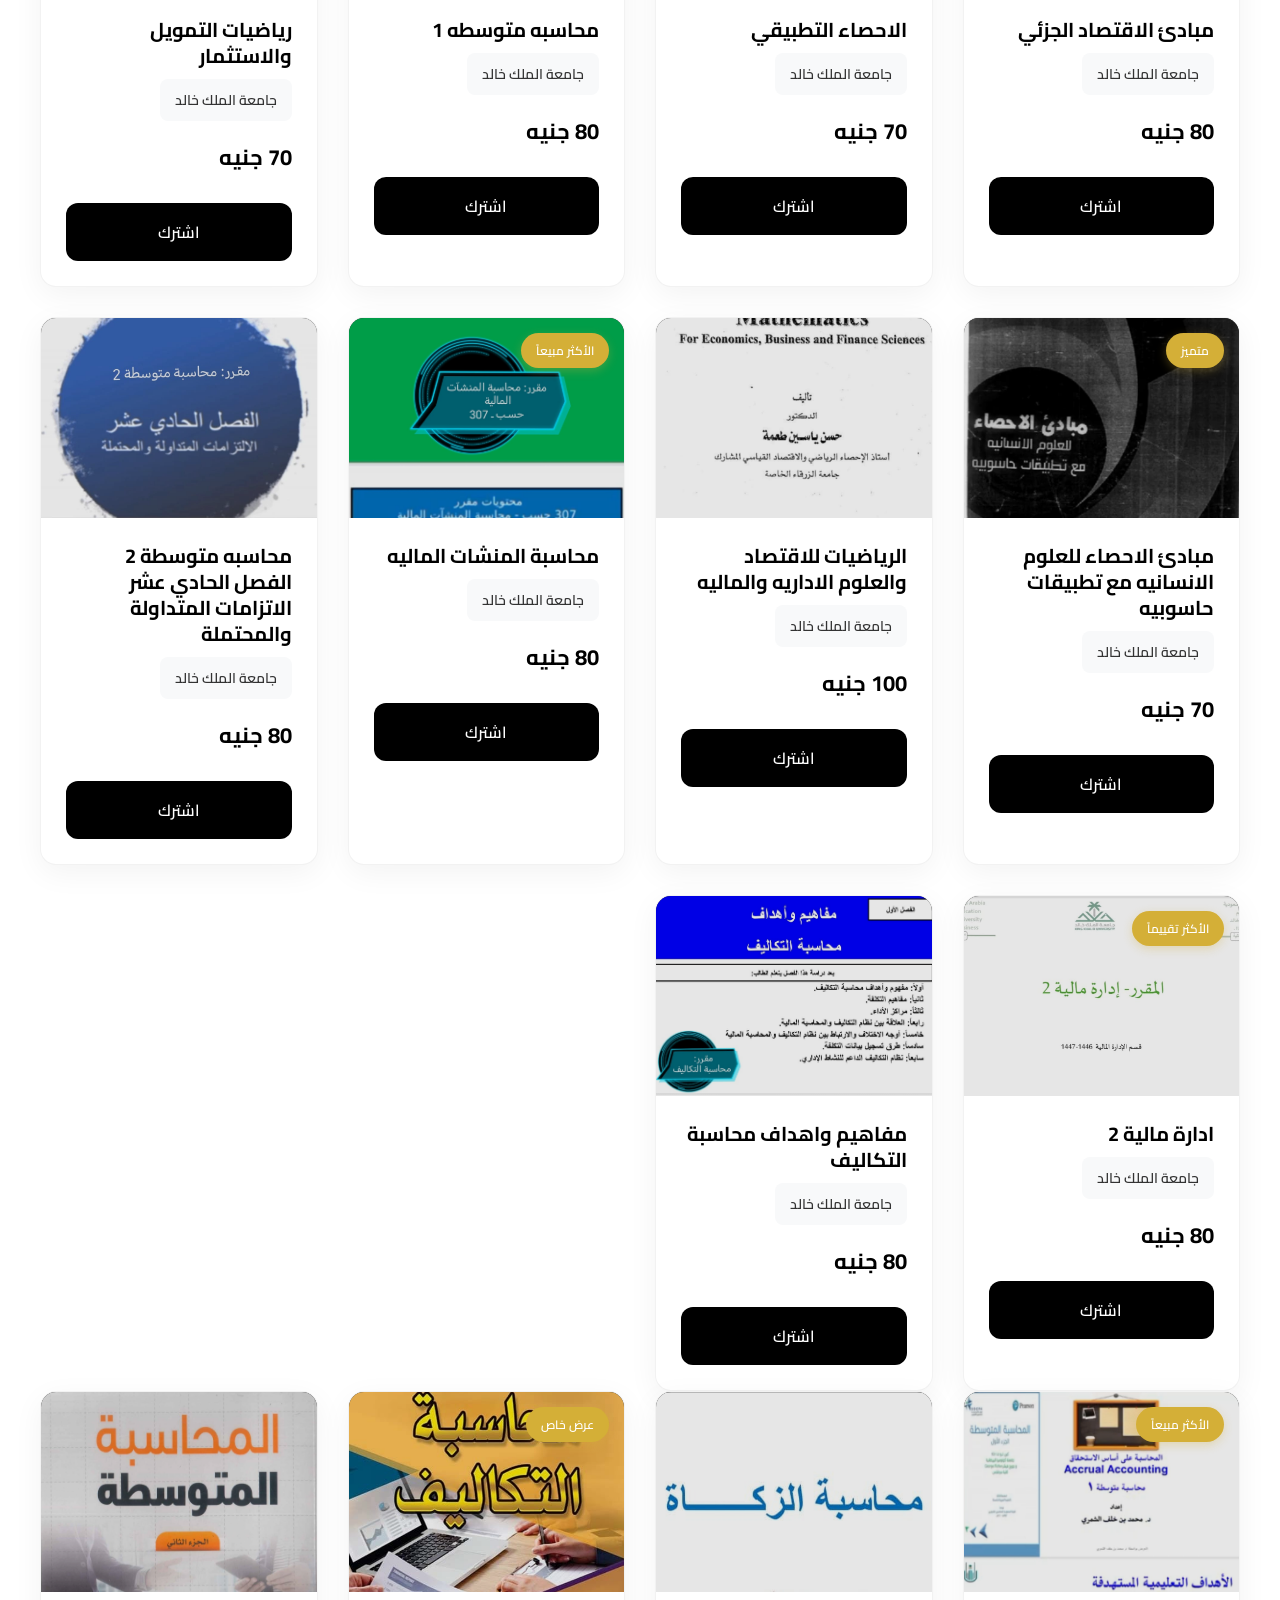
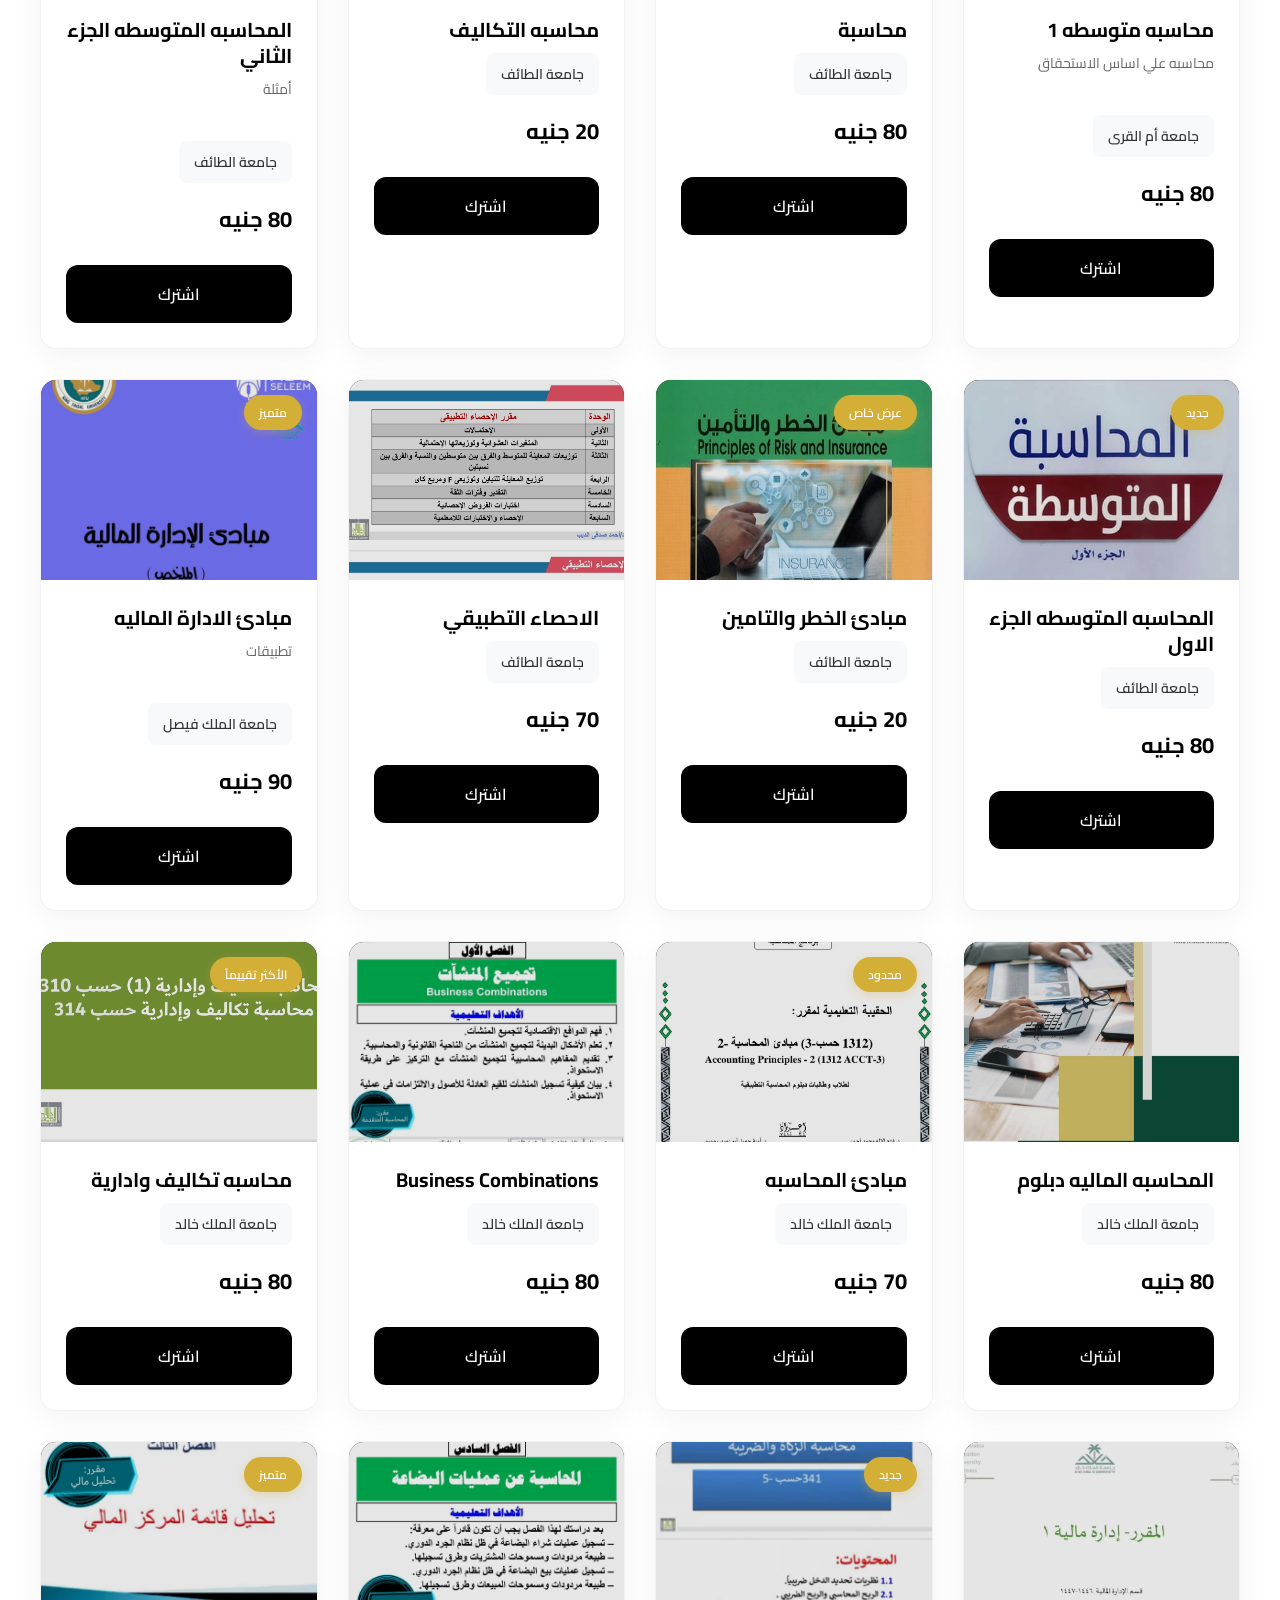
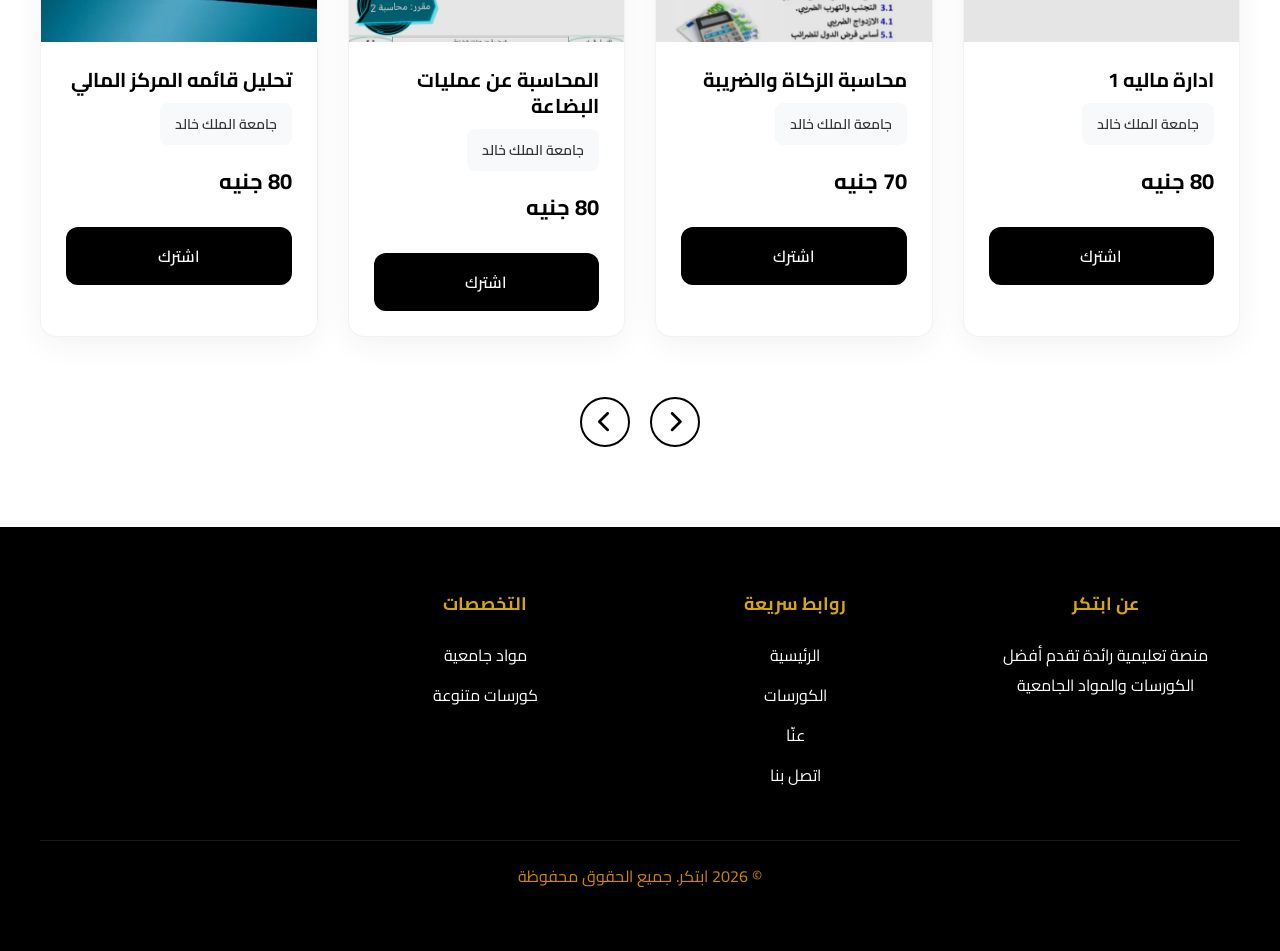
<file: university.html>
<!DOCTYPE html>
<html lang="ar" dir="rtl">
<head>
<meta charset="UTF-8">
<title>ابتكر - المواد الجامعية</title>
<meta name="viewport" content="width=device-width, initial-scale=1.0">
<link rel="stylesheet" href="https://cdnjs.cloudflare.com/ajax/libs/font-awesome/6.4.0/css/all.min.css">
<link href="https://fonts.googleapis.com/css2?family=Cairo:wght@400;600;700&display=swap" rel="stylesheet">
<style>
/* Reset and Base */
* {
    box-sizing: border-box;
    margin: 0;
    padding: 0;
    font-family: 'Cairo', sans-serif;
}

:root {
    --primary-gold: #D4AF37;
    --gold-light: #FFE8A3;
    --gold-dark: #B8860B;
    --white: #FFFFFF;
    --black: #000000;
    --gray-dark: #1A1A1A;
    --gray-medium: #333333;
    --gray-light: #F5F5F5;
    --bg: #FAFAFA;
    --text: #2C2C2C;
    --accent: #D4AF37;
}

body {
    background: var(--bg);
    color: var(--text);
    overflow-x: hidden;
    scroll-behavior: smooth;
}

/* ========== NAVBAR ========== */
.navbar {
    background: rgba(255,255,255,0.98);
    padding: 12px 5%;
    display: flex;
    align-items: center;
    justify-content: space-between;
    box-shadow: 0 4px 20px rgba(0,0,0,.08);
    position: fixed;
    top: 0;
    left: 0;
    right: 0;
    z-index: 1000;
    border-bottom: 1px solid rgba(212, 175, 55, 0.1);
}

/* Logo on the right */
.nav-logo-section {
    display: flex;
    align-items: center;
    gap: 30px;
    flex: 1;
    justify-content: flex-start;
}

.logo {
    display: flex;
    align-items: center;
    gap: 10px;
    text-decoration: none;
    color: #000;
    font-weight: bold;
    font-size: 22px;
}

.logo-img {
    width: 100px;
    height: 80px;
    object-fit: contain;
}

/* Dropdown Wrapper */
.dropdown-wrapper {
    position: relative;
    display: inline-block;
}

.logo-links {
    display: flex;
    align-items: center;
    gap: 25px;
}

.logo-links a {
    text-decoration: none;
    color: var(--gray-medium);
    font-weight: 600;
    font-size: 16px;
    padding: 10px 0;
    position: relative;
    transition: color 0.3s ease;
    white-space: nowrap;
}

.logo-links a::after {
    content: '';
    position: absolute;
    bottom: 0;
    right: 0;
    width: 0;
    height: 3px;
    background: linear-gradient(90deg, var(--gold-light), var(--primary-gold));
    transition: width 0.3s ease;
}

.logo-links a:hover::after,
.logo-links a.active::after {
    width: 100%;
}

.logo-links a:hover,
.logo-links a.active {
    color: var(--primary-gold);
}

/* Dropdown Menu */
.dropdown-wrapper .dropdown-menu {
    position: absolute;
    top: 100%;
    right: 0;
    margin-top: 0;
    background: white;
    border-radius: 15px;
    box-shadow: 0 15px 40px rgba(0,0,0,0.15);
    min-width: 200px;
    display: none;
    z-index: 1000;
    border: 2px solid var(--gold-light);
    overflow: hidden;
}

.dropdown-wrapper .dropdown-menu.show {
    display: block;
}

.dropdown-item {
    display: block;
    padding: 15px 20px;
    color: var(--gray-dark);
    text-decoration: none;
    transition: all 0.3s ease;
    border-bottom: 1px solid rgba(212, 175, 55, 0.1);
    font-weight: 600;
    font-size: 16px;
}

.dropdown-item:hover {
    background: var(--gray-light);
    color: var(--primary-gold);
}

.dropdown-item:last-child {
    border-bottom: none;
}

/* Search in center */
.search-container {
    flex: 2;
    max-width: 600px;
    margin: 0 30px;
    position: relative;
}

.search-results-container {
    position: relative;
    width: 100%;
}

.search-form {
    display: flex;
    width: 100%;
}

.search-input {
    flex: 1;
    padding: 12px 45px 12px 20px;
    border: 2px solid var(--gold-light);
    border-radius: 30px;
    font-size: 16px;
    outline: none;
    background: var(--white);
    color: var(--gray-dark);
    transition: all 0.3s ease;
}

.search-input:focus {
    border-color: var(--primary-gold);
    box-shadow: 0 5px 20px rgba(212, 175, 55, 0.2);
}

.search-button {
    position: absolute;
    left: 10px;
    top: 50%;
    transform: translateY(-50%);
    background: none;
    border: none;
    color: var(--primary-gold);
    font-size: 18px;
    cursor: pointer;
}

/* Search Results Dropdown */
.search-results {
    position: absolute;
    top: 100%;
    left: 0;
    right: 0;
    background: white;
    border-radius: 15px;
    box-shadow: 0 15px 40px rgba(0,0,0,0.15);
    max-height: 500px;
    overflow-y: auto;
    display: none;
    z-index: 1000;
    margin-top: 10px;
    border: 2px solid var(--gold-light);
}

.search-result-item {
    display: flex;
    align-items: center;
    gap: 15px;
    padding: 15px;
    cursor: pointer;
    transition: all 0.3s ease;
    border-bottom: 1px solid rgba(212, 175, 55, 0.1);
}

.search-result-item:hover {
    background: var(--gray-light);
}

.search-result-item:last-child {
    border-bottom: none;
}

.search-result-item img {
    width: 60px;
    height: 60px;
    border-radius: 10px;
    object-fit: cover;
}

.search-result-item h4 {
    margin: 0 0 5px 0;
    color: var(--gray-dark);
    font-size: 16px;
    flex: 1;
}

.search-result-item p {
    margin: 0;
    color: var(--gray-medium);
    font-size: 14px;
}

.search-result-item .price {
    color: var(--primary-gold);
    font-weight: 700;
    font-size: 18px;
    white-space: nowrap;
}

.no-results {
    padding: 30px;
    text-align: center;
    color: var(--gray-medium);
    font-size: 16px;
}

/* Navigation links */
.nav-links {
    display: flex;
    align-items: center;
    gap: 25px;
    margin-left: 20px;
}

.nav-links a {
    text-decoration: none;
    color: var(--gray-medium);
    font-weight: 600;
    font-size: 16px;
    padding: 10px 0;
    position: relative;
    transition: color 0.3s ease;
    white-space: nowrap;
}

.nav-links a::after {
    content: '';
    position: absolute;
    bottom: 0;
    right: 0;
    width: 0;
    height: 3px;
    background: linear-gradient(90deg, var(--gold-light), var(--primary-gold));
    transition: width 0.3s ease;
}

.nav-links a:hover::after {
    width: 100%;
}

.nav-links a:hover {
    color: var(--primary-gold);
}

/* Nav left section (buttons and cart) */
.nav-left {
    display: flex;
    align-items: center;
    gap: 20px;
    justify-content: flex-end;
}

.cart-container {
    position: relative;
}

.cart {
    position: relative;
    width: 46px;
    height: 46px;
    border-radius: 50%;
    background: linear-gradient(135deg, #FFFBF0, #FFF5E1);
    display: flex;
    align-items: center;
    justify-content: center;
    font-size: 20px;
    cursor: pointer;
    color: var(--primary-gold);
    box-shadow: 0 5px 15px rgba(212, 175, 55, 0.15);
}

.cart-count {
    position: absolute;
    top: -5px;
    left: -5px;
    background: var(--black);
    color: var(--white);
    font-size: 12px;
    font-weight: 700;
    width: 20px;
    height: 20px;
    border-radius: 50%;
    display: flex;
    align-items: center;
    justify-content: center;
}

/* Buttons */
.btn {
    padding: 12px 28px;
    border-radius: 30px;
    font-weight: 700;
    cursor: pointer;
    transition: .3s;
    font-size: 15px;
    border: none;
    white-space: nowrap;
}

.btn-login {
    background: var(--white);
    border: 2px solid var(--primary-gold);
    color: var(--primary-gold);
}

.btn-login:hover {
    background: var(--primary-gold);
    color: var(--white);
}

.btn-signup {
    color: var(--white);
    background: linear-gradient(135deg, var(--gold-light), var(--primary-gold));
}

.btn-signup:hover {
    transform: translateY(-3px);
}

/* Mobile Menu */
.menu-toggle {
    display: none;
    background: none;
    border: none;
    font-size: 24px;
    color: var(--primary-gold);
    cursor: pointer;
    padding: 10px;
}

/* ========== CART MODAL ========== */
.cart-modal {
    position: fixed;
    top: 0;
    left: 0;
    width: 100%;
    height: 100%;
    background: rgba(0,0,0,0.5);
    z-index: 9999;
    display: none;
    justify-content: flex-end;
}

.cart-modal.show {
    display: flex;
}

.cart-sidebar {
    width: 100%;
    max-width: 450px;
    height: 100%;
    background: white;
    padding: 20px;
    overflow-y: auto;
    box-shadow: -5px 0 25px rgba(0,0,0,0.15);
}

.cart-header {
    display: flex;
    justify-content: space-between;
    align-items: center;
    padding-bottom: 20px;
    border-bottom: 2px solid var(--gold-light);
    margin-bottom: 20px;
}

.cart-header h3 {
    color: var(--gray-dark);
    font-size: 24px;
    margin: 0;
}

.close-cart {
    background: none;
    border: none;
    font-size: 24px;
    color: var(--primary-gold);
    cursor: pointer;
    padding: 5px;
}

.cart-items {
    display: flex;
    flex-direction: column;
    gap: 15px;
    margin-bottom: 30px;
    min-height: 300px;
}

.cart-item {
    display: flex;
    align-items: center;
    gap: 15px;
    padding: 15px;
    background: var(--gray-light);
    border-radius: 15px;
    border: 1px solid rgba(212, 175, 55, 0.1);
}

.cart-item img {
    width: 80px;
    height: 80px;
    border-radius: 10px;
    object-fit: cover;
}

.cart-item-details {
    flex: 1;
}

.cart-item-title {
    font-weight: 700;
    color: var(--gray-dark);
    margin-bottom: 5px;
    font-size: 16px;
}

.cart-item-price {
    color: var(--primary-gold);
    font-weight: 700;
    font-size: 18px;
}

.remove-from-cart {
    background: none;
    border: none;
    color: #ff4444;
    cursor: pointer;
    padding: 8px;
    font-size: 18px;
    border-radius: 50%;
    width: 40px;
    height: 40px;
    display: flex;
    align-items: center;
    justify-content: center;
    transition: all 0.3s ease;
}

.remove-from-cart:hover {
    background: #ffeeee;
}

.cart-empty {
    text-align: center;
    padding: 50px 20px;
    color: var(--gray-medium);
}

.cart-empty i {
    font-size: 60px;
    color: var(--gold-light);
    margin-bottom: 20px;
}

.cart-empty p {
    font-size: 18px;
    font-weight: 600;
}

.cart-total {
    padding: 20px;
    background: var(--gray-light);
    border-radius: 15px;
    margin-bottom: 20px;
}

.total-row {
    display: flex;
    justify-content: space-between;
    align-items: center;
    margin-bottom: 10px;
    font-size: 18px;
}

.total-row.final {
    font-weight: 700;
    font-size: 22px;
    color: var(--gray-dark);
    margin-top: 10px;
    padding-top: 15px;
    border-top: 2px solid var(--gold-light);
}

.cart-buttons {
    display: flex;
    flex-direction: column;
    gap: 15px;
}

.checkout-btn {
    background: linear-gradient(135deg, var(--primary-gold), var(--gold-dark));
    color: white;
    border: none;
    padding: 16px;
    border-radius: 25px;
    font-weight: 700;
    font-size: 18px;
    cursor: pointer;
    transition: all 0.3s ease;
}

.checkout-btn:hover {
    transform: translateY(-3px);
    box-shadow: 0 10px 25px rgba(212, 175, 55, 0.4);
}

.continue-btn {
    background: white;
    color: var(--primary-gold);
    border: 2px solid var(--primary-gold);
    padding: 16px;
    border-radius: 25px;
    font-weight: 700;
    font-size: 18px;
    cursor: pointer;
    transition: all 0.3s ease;
}

.continue-btn:hover {
    background: var(--primary-gold);
    color: white;
}

/* Mobile Sidebar */
.mobile-sidebar {
    position: fixed;
    top: 0;
    right: -100%;
    width: 85%;
    max-width: 400px;
    height: 100vh;
    background: var(--white);
    z-index: 9999;
    box-shadow: -5px 0 25px rgba(0,0,0,0.15);
    transition: right 0.4s;
    padding: 80px 20px 20px;
    overflow-y: auto;
    display: flex;
    flex-direction: column;
}

.mobile-sidebar.active {
    right: 0;
}

.sidebar-overlay {
    position: fixed;
    top: 0;
    left: 0;
    width: 100%;
    height: 100%;
    background: rgba(0,0,0,0.5);
    z-index: 9998;
    opacity: 0;
    visibility: hidden;
    transition: all 0.3s ease;
}

.sidebar-overlay.active {
    opacity: 1;
    visibility: visible;
}

.mobile-search {
    margin-bottom: 20px;
    position: relative;
}

.mobile-search-input {
    width: 100%;
    padding: 12px 45px 12px 20px;
    border: 2px solid var(--gold-light);
    border-radius: 25px;
    font-size: 16px;
}

.mobile-search-button {
    position: absolute;
    left: 10px;
    top: 50%;
    transform: translateY(-50%);
    background: none;
    border: none;
    color: var(--primary-gold);
    font-size: 18px;
}

.mobile-nav-links {
    display: flex;
    flex-direction: column;
    gap: 15px;
    margin-bottom: 30px;
}

.mobile-nav-links a {
    padding: 15px 20px;
    color: var(--gray-dark);
    text-decoration: none;
    font-size: 18px;
    font-weight: 600;
    border-radius: 10px;
    display: flex;
    align-items: center;
    gap: 10px;
}

.mobile-nav-links a i {
    width: 25px;
    text-align: center;
    color: var(--primary-gold);
}

.mobile-buttons {
    display: flex;
    flex-direction: column;
    gap: 15px;
    margin-top: auto;
}

/* ===== SECTION ===== */
.slider-section{
    padding: 140px 40px 80px;
    text-align: center;
    background: white;
    min-height: 100vh;
}

.slider-section h1{
    font-size: 48px;
    margin-bottom: 20px;
    color: #000;
    font-weight: 800;
    position: relative;
    display: inline-block;
}

.slider-section h1::after {
    content: '';
    position: absolute;
    bottom: -10px;
    right: 50%;
    transform: translateX(50%);
    width: 100px;
    height: 3px;
    background: #D4AF37;
}

.slider-section p{
    font-size: 18px;
    color: #666;
    margin-bottom: 60px;
    max-width: 600px;
    margin-left: auto;
    margin-right: auto;
    line-height: 1.6;
}

/* ===== WRAPPER ===== */
.cards-wrapper{
    position: relative;
    max-width: 1300px;
    margin: 0 auto;
}

/* ===== GROUP ===== */
.cards-group{
    display: none;
    grid-template-columns: repeat(4, 1fr);
    gap: 30px;
    animation: slideFade 0.6s ease;
}

.cards-group.active{
    display: grid;
}

/* ===== CARD - LUXURY DESIGN ===== */
.card{
    background: white;
    border-radius: 16px;
    overflow: hidden;
    box-shadow: 0 8px 30px rgba(0, 0, 0, 0.05);
    transition: all 0.4s ease;
    position: relative;
    border: 1px solid rgba(0, 0, 0, 0.05);
}

.card:hover{
    transform: translateY(-10px);
    box-shadow: 0 20px 40px rgba(0, 0, 0, 0.1);
    border-color: #D4AF37;
}

.card-image{
    width: 100%;
    height: 200px;
    overflow: hidden;
    position: relative;
    background: #000;
}

.card-image img{
    width: 100%;
    height: 100%;
    object-fit: cover;
    transition: transform 0.6s ease;
    opacity: 0.9;
}

.card:hover .card-image img{
    transform: scale(1.05);
    opacity: 1;
}

.card-badge{
    position: absolute;
    top: 15px;
    right: 15px;
    background: #D4AF37;
    color: white;
    padding: 6px 15px;
    border-radius: 20px;
    font-size: 12px;
    font-weight: 600;
    z-index: 2;
    box-shadow: 0 3px 10px rgba(212, 175, 55, 0.3);
}

.card-content{
    padding: 25px;
    text-align: right;
}

.card h3{
    margin: 0 0 10px;
    font-size: 20px;
    color: #000;
    font-weight: 700;
    line-height: 1.3;
}

.card-desc{
    color: #666;
    font-size: 14px;
    line-height: 1.5;
    margin-bottom: 20px;
    min-height: 42px;
}

.card-university {
    color: #333;
    font-size: 14px;
    font-weight: 600;
    margin-bottom: 15px;
    background: #f8f9fa;
    padding: 8px 15px;
    border-radius: 8px;
    display: inline-block;
}

.card-price{
    display: flex;
    align-items: center;
    gap: 10px;
    margin-bottom: 25px;
    font-weight: 700;
    color: #000;
    font-size: 22px;
}

.card-price .old-price{
    text-decoration: line-through;
    color: #999;
    font-size: 16px;
    font-weight: 500;
}

/* ===== SUBSCRIBE BUTTON ===== */
.subscribe-btn{
    display: block;
    width: 100%;
    padding: 14px;
    background: #000;
    color: white;
    border: none;
    border-radius: 12px;
    font-size: 16px;
    font-weight: 600;
    cursor: pointer;
    transition: all 0.3s ease;
    text-decoration: none;
    text-align: center;
    position: relative;
    overflow: hidden;
}

.subscribe-btn::before {
    content: '';
    position: absolute;
    top: 0;
    left: -100%;
    width: 100%;
    height: 100%;
    background: linear-gradient(90deg, transparent, rgba(212, 175, 55, 0.3), transparent);
    transition: left 0.7s;
}

.subscribe-btn:hover::before {
    left: 100%;
}

.subscribe-btn:hover{
    background: #D4AF37;
    transform: translateY(-3px);
    box-shadow: 0 8px 20px rgba(212, 175, 55, 0.2);
}

.subscribe-btn:active{
    transform: translateY(-1px);
}

/* ===== ARROWS ===== */
.slider-arrows{
    margin-top: 60px;
    display: flex;
    justify-content: center;
    gap: 20px;
}

.slider-arrows button{
    width: 50px;
    height: 50px;
    border-radius: 50%;
    border: 2px solid #000;
    cursor: pointer;
    font-size: 22px;
    background: white;
    color: #000;
    transition: all 0.3s ease;
    display: flex;
    align-items: center;
    justify-content: center;
}

.slider-arrows button:hover{
    background: #000;
    color: white;
    transform: scale(1.1);
    border-color: #000;
}

/* ===== ANIMATION ===== */
@keyframes slideFade{
    from{
        opacity: 0;
        transform: translateX(60px);
    }
    to{
        opacity: 1;
        transform: translateX(0);
    }
}

@keyframes fadeIn {
    from {
        opacity: 0;
        transform: translateX(-10px);
    }
    to {
        opacity: 1;
        transform: translateX(0);
    }
}

/* ===== CHECKOUT MODAL ===== */
.checkout-modal {
    display: none;
    position: fixed;
    top: 0;
    left: 0;
    width: 100%;
    height: 100%;
    background: rgba(0, 0, 0, 0.5);
    z-index: 2000;
    justify-content: center;
    align-items: center;
    animation: fadeIn 0.3s ease;
}

.checkout-modal.active {
    display: flex;
}

.modal-content {
    background: white;
    border-radius: 20px;
    width: 90%;
    max-width: 500px;
    padding: 30px;
    box-shadow: 0 25px 50px rgba(0, 0, 0, 0.2);
    animation: slideUp 0.4s cubic-bezier(0.175, 0.885, 0.32, 1.275);
}

@keyframes slideUp {
    from {
        opacity: 0;
        transform: translateY(50px);
    }
    to {
        opacity: 1;
        transform: translateY(0);
    }
}

.modal-header {
    display: flex;
    justify-content: space-between;
    align-items: center;
    margin-bottom: 25px;
    padding-bottom: 15px;
    border-bottom: 2px solid #f0f0f0;
}

.modal-header h3 {
    margin: 0;
    color: #333;
    font-size: 24px;
    display: flex;
    align-items: center;
    gap: 10px;
}

.modal-header h3 i {
    color: #D4AF37;
}

.close-modal {
    background: none;
    border: none;
    font-size: 24px;
    cursor: pointer;
    color: #999;
    transition: color 0.3s ease;
}

.close-modal:hover {
    color: #ff4444;
}

.order-summary {
    margin: 25px 0;
    padding: 20px;
    background: #f8f9fa;
    border-radius: 12px;
}

.order-item {
    display: flex;
    justify-content: space-between;
    align-items: center;
    padding: 12px 0;
    border-bottom: 1px solid #e0e0e0;
}

.order-item:last-child {
    border-bottom: none;
}

.order-total {
    margin-top: 15px;
    padding-top: 15px;
    border-top: 2px solid #ddd;
    display: flex;
    justify-content: space-between;
    font-weight: 700;
    font-size: 18px;
}

.order-total .total {
    color: #D4AF37;
    font-size: 22px;
}

.checkout-form {
    margin-top: 25px;
}

.form-group {
    margin-bottom: 20px;
}

.form-group label {
    display: block;
    margin-bottom: 8px;
    color: #333;
    font-weight: 600;
}

.form-group input,
.form-group select {
    width: 100%;
    padding: 12px 15px;
    border: 2px solid #e0e0e0;
    border-radius: 10px;
    font-size: 16px;
    transition: border-color 0.3s ease;
}

.form-group input:focus,
.form-group select:focus {
    outline: none;
    border-color: #D4AF37;
}

.modal-actions {
    display: flex;
    gap: 15px;
    margin-top: 30px;
}

.modal-btn {
    flex: 1;
    padding: 15px;
    border: none;
    border-radius: 12px;
    font-weight: 600;
    cursor: pointer;
    transition: all 0.3s ease;
    font-size: 16px;
}

.modal-btn.cancel {
    background: #f8f9fa;
    color: #333;
}

.modal-btn.confirm {
    background: #D4AF37;
    color: white;
}

.modal-btn:hover {
    transform: translateY(-3px);
    box-shadow: 0 5px 15px rgba(0,0,0,.1);
}

.modal-btn.confirm:hover {
    background: #c19b2a;
}

/* ===== FOOTER ===== */
.footer {
    background: #000000;
    color: rgb(255, 255, 255);
    padding: 60px 40px;
    text-align: center;
}

.footer-content {
    max-width: 1200px;
    margin: 0 auto;
    display: grid;
    grid-template-columns: repeat(4, 1fr);
    gap: 40px;
}

.footer-section h3 {
    color: #d3a614;
    margin-bottom: 20px;
    font-size: 18px;
}

.footer-section p,
.footer-section a {
    color: #ffffff;
    text-decoration: none;
    margin-bottom: 10px;
    display: block;
    transition: color 0.3s ease;
}

.footer-section a:hover {
    color: #D4AF37;
}

.footer-bottom {
    margin-top: 40px;
    padding-top: 20px;
    border-top: 1px solid rgba(255, 255, 255, 0.1);
    color: #cf8700;
}

/* ===== RESPONSIVE ===== */
@media(max-width: 1200px){
    .cards-group{
        grid-template-columns: repeat(3, 1fr);
    }
    
    .footer-content {
        grid-template-columns: repeat(2, 1fr);
    }
    
    .search-container {
        max-width: 400px;
    }
}

@media(max-width: 992px){
    .cards-group{
        grid-template-columns: repeat(2, 1fr);
    }
    
    .nav-links{
        display: none;
    }
    
    .logo-links{
        display: none;
    }
    
    .menu-toggle {
        display: block;
    }
    
    .nav-logo-section {
        justify-content: flex-start;
        gap: 15px;
    }
    
    .search-container {
        display: none;
    }
    
    .slider-section h1 {
        font-size: 36px;
    }
}

@media(max-width: 768px){
    .cards-group{
        grid-template-columns: 1fr;
        max-width: 450px;
        margin: 0 auto;
    }
    
    .slider-section{
        padding: 120px 20px 60px;
    }
    
    .slider-section h1{
        font-size: 32px;
    }
    
    .footer-content {
        grid-template-columns: 1fr;
        text-align: center;
    }
    
    .modal-content {
        width: 95%;
        padding: 20px;
    }
    
    .navbar {
        padding: 10px 5%;
    }
}

@media(max-width: 600px){
    .slider-section h1{
        font-size: 28px;
    }
    
    .card-image{
        height: 180px;
    }
    
    .card-content{
        padding: 20px;
    }
    
    .nav-left {
        gap: 10px;
    }
    
    .btn {
        padding: 10px 20px;
        font-size: 14px;
    }
    
    .modal-actions {
        flex-direction: column;
    }
    
    .cart {
        width: 40px;
        height: 40px;
        font-size: 18px;
    }
}

@media(max-width: 480px){
    .slider-section h1{
        font-size: 24px;
    }
    
    .btn-login,
    .btn-signup {
        padding: 8px 16px;
        font-size: 13px;
    }
    
    .logo {
        font-size: 18px;
    }
    
    .logo-img {
        width: 60px;
        height: 50px;
    }
}









/* ========== UNIVERSITIES DROPDOWN ========== */
.universities-btn {
    background: none;
    border: 2px solid var(--primary-gold);
    color: var(--primary-gold);
    padding: 10px 20px;
    border-radius: 30px;
    font-weight: 700;
    font-size: 15px;
    cursor: pointer;
    transition: all 0.3s ease;
    white-space: nowrap;
}

.universities-btn:hover {
    background: var(--primary-gold);
    color: var(--white);
}

.universities-dropdown {
    position: absolute;
    top: 100%;
    right: 0;
    background: white;
    border-radius: 15px;
    box-shadow: 0 15px 40px rgba(0,0,0,0.15);
    width: 300px;
    max-height: 400px;
    overflow-y: auto;
    display: none;
    z-index: 1000;
    border: 2px solid var(--gold-light);
    margin-top: 10px;
}

.universities-dropdown.show {
    display: block;
}

.universities-search {
    padding: 15px;
    border-bottom: 1px solid rgba(212, 175, 55, 0.1);
    position: relative;
}

.universities-search input {
    width: 100%;
    padding: 10px 35px 10px 15px;
    border: 1px solid var(--gold-light);
    border-radius: 25px;
    font-size: 14px;
    outline: none;
}

.universities-search i {
    position: absolute;
    right: 25px;
    top: 50%;
    transform: translateY(-50%);
    color: var(--primary-gold);
}

.universities-list {
    padding: 10px 0;
    max-height: 300px;
    overflow-y: auto;
}

.university-item {
    display: block;
    padding: 12px 20px;
    color: var(--gray-dark);
    text-decoration: none;
    transition: all 0.3s ease;
    font-weight: 600;
    font-size: 14px;
    border-bottom: 1px solid rgba(212, 175, 55, 0.05);
}

.university-item:hover {
    background: var(--gray-light);
    color: var(--primary-gold);
}

.university-item:last-child {
    border-bottom: none;
}

/* Mobile version of universities dropdown */
.mobile-universities {
    width: 100%;
    margin-bottom: 20px;
}

.mobile-universities-btn {
    width: 100%;
    padding: 15px;
    background: var(--white);
    border: 2px solid var(--primary-gold);
    border-radius: 25px;
    color: var(--primary-gold);
    font-weight: 700;
    font-size: 16px;
    cursor: pointer;
    display: flex;
    justify-content: space-between;
    align-items: center;
    transition: all 0.3s ease;
}

.mobile-universities-btn:hover {
    background: var(--primary-gold);
    color: var(--white);
}

.mobile-universities-dropdown {
    background: var(--white);
    border-radius: 15px;
    border: 2px solid var(--gold-light);
    margin-top: 10px;
    max-height: 0;
    overflow: hidden;
    transition: max-height 0.3s ease;
}

.mobile-universities-dropdown.show {
    max-height: 400px;
}

.mobile-universities-search {
    padding: 15px;
    border-bottom: 1px solid rgba(212, 175, 55, 0.1);
}

.mobile-universities-search input {
    width: 100%;
    padding: 12px 20px;
    border: 1px solid var(--gold-light);
    border-radius: 25px;
    font-size: 16px;
}

/* ========== FILTER INDICATOR ========== */
.filter-indicator {
    display: inline-block;
    background: var(--primary-gold);
    color: white;
    padding: 8px 20px;
    border-radius: 20px;
    font-size: 16px;
    margin: 20px 0;
    animation: fadeIn 0.3s ease;
}

.filter-indicator button {
    background: none;
    border: none;
    color: white;
    margin-right: 10px;
    cursor: pointer;
    font-size: 16px;
}

/* Search highlight for filtered courses */
.card.highlight {
    animation: highlightCard 1s ease;
    box-shadow: 0 0 0 3px var(--primary-gold);
}

@keyframes highlightCard {
    0% { transform: scale(1); }
    50% { transform: scale(1.05); }
    100% { transform: scale(1); }
}














.whatsapp-chat {
    position: fixed;
    bottom: 30px;
    right: 30px;
    width: 70px;
    height: 70px;
    border-radius: 50%;
    background: linear-gradient(135deg, #25D366, var(--primary-gold));
    color: var(--white);
    display: flex;
    align-items: center;
    justify-content: center;
    font-size: 32px;
    cursor: pointer;
    z-index: 1000;
    transition: all 0.3s ease;
    box-shadow: 0 15px 35px rgba(37, 211, 102, 0.4);
    animation: whatsappPulse 2s infinite;
}

@keyframes whatsappPulse {
    0%, 100% { 
        transform: scale(1);
        box-shadow: 0 15px 35px rgba(37, 211, 102, 0.4);
    }
    50% { 
        transform: scale(1.1);
        box-shadow: 0 20px 45px rgba(37, 211, 102, 0.6);
    }
}

.whatsapp-chat:hover {
    transform: scale(1.15);
    box-shadow: 0 25px 50px rgba(37, 211, 102, 0.7);
    animation: none;
}
</style>
</head>
<body>
<!-- NAVBAR -->
<div class="navbar">
    <!-- Mobile Menu Button -->
    <button class="menu-toggle" id="menuToggle">
        <i class="fas fa-bars"></i>
    </button>
    
    <!-- Logo and Links on Right -->
    <div class="nav-logo-section">
        <a href="index.html" class="logo">
            <img src="./imgs/logoss.png" alt="ابتكر" class="logo-img">
        </a>
        
        <div class="logo-links">
            <div class="dropdown-wrapper">
                <a href="university.html" class="has-dropdown">تعلم</a>
                <!-- Dropdown Menu -->
                <div class="dropdown-menu" id="dropdownMenu">
                    <a href="university.html" class="dropdown-item">مواد جامعية</a>
                </div>
            </div>
        </div>
    </div>
    
    <!-- Search in Center -->
    <div class="search-container">
        <div class="search-results-container">
            <form class="search-form" id="searchForm">
                <input type="text" class="search-input" id="searchInput" placeholder="ابحث عن مادة أو كورس...">
                <button type="submit" class="search-button">
                    <i class="fas fa-search"></i>
                </button>
            </form>
            <div class="search-results" id="searchResults"></div>
        </div>
    </div>
    
    <!-- Navigation Links -->
    <div class="nav-links">
        <div class="dropdown-wrapper">
            <button class="universities-btn" id="universitiesBtn">جميع الجامعات</button>
            <div class="universities-dropdown" id="universitiesDropdown">
                <div class="universities-search">
                    <input type="text" placeholder="ابحث عن جامعة..." id="universitySearch">
                    <i class="fas fa-search"></i>
                </div>
                <div class="universities-list">
                    <a href="#" class="university-item" data-university="all">جميع الجامعات</a>
                    <a href="#" class="university-item" data-university="king-khalid">جامعة الملك خالد</a>
                    <a href="#" class="university-item" data-university="king-faisal">جامعة الملك فيصل</a>
                    <a href="#" class="university-item" data-university="taibah">جامعة طيبة</a>
                    <a href="#" class="university-item" data-university="taif">جامعة الطائف</a>
                    <a href="#" class="university-item" data-university="jeddah">جامعة جدة</a>
                    <a href="#" class="university-item" data-university="umm-alqura">جامعة أم القرى</a>
                    <a href="#" class="university-item" data-university="al-baha">جامعة الباحة</a>
                    <a href="#" class="university-item" data-university="qassim">جامعة القصيم</a>
                </div>
            </div>
        </div>
        <a href="index.html#courses">الكورسات</a>
    </div>
    
    <!-- Left Section (Cart and Buttons) -->
    <div class="nav-left">
        <!-- Cart -->
        <a href="Get Your Course.html">
            <button class="btn btn-login">اطلب مقررك</button>
        </a>
        <div class="cart-container">
            <div class="cart" id="cartButton">
                🛒
                <div class="cart-count" id="cartCount">0</div>
            </div>
        </div>
        
        <!-- Buttons -->
        <a href="login.html">
            <button class="btn btn-login">دخول</button>
        </a>
        <a href="register.html">
            <button class="btn btn-signup">انضم الآن</button>
        </a>
    </div>
</div>

<!-- Cart Modal -->
<div class="cart-modal" id="cartModal">
    <div class="cart-sidebar">
        <div class="cart-header">
            <h3>عربة التسوق</h3>
            <button class="close-cart" id="closeCart">
                <i class="fas fa-times"></i>
            </button>
        </div>
        <div class="cart-items" id="cartItems">
            <!-- Cart items will be inserted here by JavaScript -->
        </div>
        <div class="cart-total" id="cartTotal">
            <!-- Total will be calculated by JavaScript -->
        </div>
        <div class="cart-buttons">
            <button class="checkout-btn" id="checkoutBtn">إتمام الشراء</button>
            <button class="continue-btn" id="continueBtn">مواصلة التسوق</button>
        </div>
    </div>
</div>

<!-- Mobile Sidebar -->
<div class="sidebar-overlay" id="sidebarOverlay"></div>
<div class="mobile-sidebar" id="mobileSidebar">
    <!-- Mobile Search -->
    <div class="mobile-search">
        <input type="text" class="mobile-search-input" id="mobileSearchInput" placeholder="ابحث عن مادة...">
        <button class="mobile-search-button" id="mobileSearchButton">
            <i class="fas fa-search"></i>
        </button>
    </div>
    
    <div class="mobile-nav-links">
        <a href="Get Your Course.html" style="width: 100%;">
            <button class="btn btn-signup" style="width: 100%; background: linear-gradient(135deg, var(--gold-light), var(--primary-gold));">اطلب مقررك</button>
        </a>
        <a href="index.html" class="active"><i class="fas fa-home"></i> الرئيسية</a>
        <a href="university.html"><i class="fas fa-book-open"></i> تعلم</a>
        <a href="index.html#about"><i class="fas fa-info-circle"></i> عن ابتكر</a>
        <a href="index.html#courses"><i class="fas fa-graduation-cap"></i> الكورسات</a>
        <a href="index.html#contact"><i class="fas fa-phone-alt"></i> اتصل بنا</a>
    </div>
    
    <div class="mobile-buttons">
        <a href="login.html" style="width: 100%;">
            <button class="btn btn-login" style="width: 100%;">دخول</button>
        </a>
        <a href="register.html" style="width: 100%;">
            <button class="btn btn-signup" style="width: 100%;">انضم الآن</button>
        </a>
    </div>
</div>

<section class="slider-section">
    <h1>المواد الجامعية</h1>
    <p>أفضل الكورسات المختارة لك، تم اختيارها بعناية من قبل خبراء التعليم</p>

    <!-- مؤشر الفلترة النشطة -->
    <div class="filter-indicator" id="filterIndicator" style="display: none;">
        <span id="activeFilterText">جميع الجامعات</span>
        <button id="clearFilter">
            <i class="fas fa-times"></i>
        </button>
    </div>

    <div class="cards-wrapper">
        <!-- ===== GROUP 1 ===== -->
        <div class="cards-group active" id="group1">
            <!-- كارد 1 -->
            <div class="card" data-course-id="1" data-course-name="محاسبه تكاليف" data-course-price="80" data-university="جامعة الباحة">
                <div class="card-image">
                    <span class="card-badge">الأكثر مبيعاً</span>
                    <img src="./IMG/WhatsApp Image 2026-01-17 at 3.52.41 AM (1).jpeg" alt="محاسبه تكاليف">
                </div>
                <div class="card-content">
                    <h3>محاسبه تكاليف</h3>
                    <div class="card-university">جامعة الباحة</div>
                    <div class="card-price">
                        <span>80 جنيه</span>
                    </div>
                    <button class="subscribe-btn add-to-cart-btn">اشترك</button>
                </div>
            </div>

            <!-- كارد 2 -->
            <div class="card" data-course-id="2" data-course-name="المحاسبه المتقدمه" data-course-price="100" data-university="جامعة الباحة">
                <div class="card-image">
                    <span class="card-badge">جديد</span>
                    <img src="./IMG/WhatsApp Image 2026-01-17 at 3.52.41 AM (2).jpeg" alt="المحاسبه المتقدمه">
                </div>
                <div class="card-content">
                    <h3>المحاسبه المتقدمه</h3>
                    <div class="card-university">جامعة الباحة</div>
                    <div class="card-price">
                        <span>100 جنيه</span>
                    </div>
                    <button class="subscribe-btn add-to-cart-btn">اشترك</button>
                </div>
            </div>

            <!-- كارد 3 -->
            <div class="card" data-course-id="3" data-course-name="2المحاسبه المتوسطه" data-course-price="100" data-university="جامعة الباحة">
                <div class="card-image">
                    <img src="./IMG/WhatsApp Image 2026-01-17 at 3.52.41 AM.jpeg" alt="2المحاسبه المتوسطه">
                </div>
                <div class="card-content">
                    <h3>2المحاسبه المتوسطه</h3>
                    <div class="card-university">جامعة الباحة</div>
                    <div class="card-price">
                        <span>100 جنيه</span>
                    </div>
                    <button class="subscribe-btn add-to-cart-btn">اشترك</button>
                </div>
            </div>

            <!-- كارد 4 -->
            <div class="card" data-course-id="4" data-course-name="1 مقرر محاسبه ماليه متوسطه" data-course-price="90" data-university="جامعة طيبة">
                <div class="card-image">
                    <span class="card-badge">متميز</span>
                    <img src="./IMG/WhatsApp Image 2026-01-17 at 3.53.22 AM (1).jpeg" alt="1 مقرر محاسبه ماليه متوسطه">
                </div>
                <div class="card-content">
                    <h3>1 مقرر محاسبه ماليه متوسطه</h3>
                    <div class="card-university">جامعة طيبة</div>
                    <div class="card-price">
                        <span>90 جنيه</span>
                    </div>
                    <button class="subscribe-btn add-to-cart-btn">اشترك</button>
                </div>
            </div>

            <!-- كارد 5 -->
            <div class="card" data-course-id="5" data-course-name="2 مقرر محاسبه ماليه متوسطه" data-course-price="90" data-university="جامعة طيبة">
                <div class="card-image">
                    <img src="./IMG/WhatsApp Image 2026-01-17 at 3.53.22 AM.jpeg" alt="2 مقرر محاسبه ماليه متوسطه">
                </div>
                <div class="card-content">
                    <h3>2 مقرر محاسبه ماليه متوسطه</h3>
                    <div class="card-university">جامعة طيبة</div>
                    <div class="card-price">
                        <span>90 جنيه</span>
                    </div>
                    <button class="subscribe-btn add-to-cart-btn">اشترك</button>
                </div>
            </div>

            <!-- كارد 6 -->
            <div class="card" data-course-id="6" data-course-name="التكاليف والمحاسبه الاداريه" data-course-price="80" data-university="جامعة طيبة">
                <div class="card-image">
                    <img src="./IMG/WhatsApp Image 2026-01-17 at 3.53.23 AM (1).jpeg" alt="التكاليف والمحاسبه الاداريه">
                </div>
                <div class="card-content">
                    <h3>التكاليف والمحاسبه الاداريه</h3>
                    <div class="card-university">جامعة طيبة</div>
                    <div class="card-price">
                        <span>80 جنيه</span>
                    </div>
                    <button class="subscribe-btn add-to-cart-btn">اشترك</button>
                </div>
            </div>

            <!-- كارد 7 -->
            <div class="card" data-course-id="7" data-course-name="المحاسبه الماليه المتقدمه" data-course-price="100" data-university="جامعة طيبة">
                <div class="card-image">
                    <span class="card-badge">الأكثر تقييماً</span>
                    <img src="./IMG/WhatsApp Image 2026-01-17 at 3.53.23 AM.jpeg" alt="المحاسبه الماليه المتقدمه">
                </div>
                <div class="card-content">
                    <h3>المحاسبه الماليه المتقدمه</h3>
                    <div class="card-university">جامعة طيبة</div>
                    <div class="card-price">
                        <span>100 جنيه</span>
                    </div>
                    <button class="subscribe-btn add-to-cart-btn">اشترك</button>
                </div>
            </div>

            <!-- كارد 8 -->
            <div class="card" data-course-id="8" data-course-name="محاسبه متوسطه 2" data-course-price="90" data-university="جامعة القصيم">
                <div class="card-image">
                    <img src="./IMG/WhatsApp Image 2026-01-17 at 3.53.52 AM.jpeg" alt="محاسبه متوسطه 2">
                </div>
                <div class="card-content">
                    <h3>محاسبه متوسطه 2</h3>
                    <div class="card-university">جامعة القصيم</div>
                    <div class="card-price">
                        <span>90 جنيه</span>
                    </div>
                    <button class="subscribe-btn add-to-cart-btn">اشترك</button>
                </div>
            </div>

            <!-- كارد 9 -->
            <div class="card" data-course-id="9" data-course-name="مبادئ الاقتصاد الجزئي" data-course-price="80" data-university="جامعة الملك خالد">
                <div class="card-image">
                    <span class="card-badge">محدود</span>
                    <img src="./IMG/WhatsApp Image 2026-01-17 at 4.12.51 AM (2).jpeg" alt="مبادئ الاقتصاد الجزئي">
                </div>
                <div class="card-content">
                    <h3>مبادئ الاقتصاد الجزئي</h3>
                    <div class="card-university">جامعة الملك خالد</div>
                    <div class="card-price">
                        <span>80 جنيه</span>
                    </div>
                    <button class="subscribe-btn add-to-cart-btn">اشترك</button>
                </div>
            </div>

            <!-- كارد 10 -->
            <div class="card" data-course-id="10" data-course-name="الاحصاء التطبيقي" data-course-price="70" data-university="جامعة الملك خالد">
                <div class="card-image">
                    <img src="./IMG/WhatsApp Image 2026-01-17 at 4.12.51 AM.jpeg" alt="الاحصاء التطبيقي">
                </div>
                <div class="card-content">
                    <h3>الاحصاء التطبيقي</h3>
                    <div class="card-university">جامعة الملك خالد</div>
                    <div class="card-price">
                        <span>70 جنيه</span>
                    </div>
                    <button class="subscribe-btn add-to-cart-btn">اشترك</button>
                </div>
            </div>

            <!-- كارد 11 -->
            <div class="card" data-course-id="11" data-course-name="محاسبه متوسطه 1" data-course-price="80" data-university="جامعة الملك خالد">
                <div class="card-image">
                    <span class="card-badge">جديد</span>
                    <img src="./IMG/WhatsApp Image 2026-01-17 at 4.12.52 AM (1).jpeg" alt="محاسبه متوسطه 1">
                </div>
                <div class="card-content">
                    <h3>محاسبه متوسطه 1</h3>
                    <div class="card-university">جامعة الملك خالد</div>
                    <div class="card-price">
                        <span>80 جنيه</span>
                    </div>
                    <button class="subscribe-btn add-to-cart-btn">اشترك</button>
                </div>
            </div>

            <!-- كارد 12 -->
            <div class="card" data-course-id="12" data-course-name="رياضيات التمويل والاستثمار" data-course-price="70" data-university="جامعة الملك خالد">
                <div class="card-image">
                    <img src="./IMG/WhatsApp Image 2026-01-17 at 4.12.52 AM (2).jpeg" alt="رياضيات التمويل والاستثمار">
                </div>
                <div class="card-content">
                    <h3>رياضيات التمويل والاستثمار</h3>
                    <div class="card-university">جامعة الملك خالد</div>
                    <div class="card-price">
                        <span>70 جنيه</span>
                    </div>
                    <button class="subscribe-btn add-to-cart-btn">اشترك</button>
                </div>
            </div>

            <!-- كارد 13 -->
            <div class="card" data-course-id="13" data-course-name="مبادئ الاحصاء للعلوم الانسانيه مع تطبيقات حاسوبيه" data-course-price="70" data-university="جامعة الملك خالد">
                <div class="card-image">
                    <span class="card-badge">متميز</span>
                    <img src="./IMG/WhatsApp Image 2026-01-17 at 4.12.52 AM (3).jpeg" alt="مبادئ الاحصاء للعلوم الانسانيه مع تطبيقات حاسوبيه">
                </div>
                <div class="card-content">
                    <h3>مبادئ الاحصاء للعلوم الانسانيه مع تطبيقات حاسوبيه</h3>
                    <div class="card-university">جامعة الملك خالد</div>
                    <div class="card-price">
                        <span>70 جنيه</span>
                    </div>
                    <button class="subscribe-btn add-to-cart-btn">اشترك</button>
                </div>
            </div>

            <!-- كارد 14 -->
            <div class="card" data-course-id="14" data-course-name="الرياضيات للاقتصاد والعلوم الاداريه والماليه" data-course-price="100" data-university="جامعة الملك خالد">
                <div class="card-image">
                    <img src="./IMG/WhatsApp Image 2026-01-17 at 4.12.52 AM.jpeg" alt="الرياضيات للاقتصاد والعلوم الاداريه والماليه">
                </div>
                <div class="card-content">
                    <h3>الرياضيات للاقتصاد والعلوم الاداريه والماليه</h3>
                    <div class="card-university">جامعة الملك خالد</div>
                    <div class="card-price">
                        <span>100 جنيه</span>
                    </div>
                    <button class="subscribe-btn add-to-cart-btn">اشترك</button>
                </div>
            </div>

            <!-- كارد 15 -->
            <div class="card" data-course-id="15" data-course-name="محاسبة المنشات الماليه" data-course-price="80" data-university="جامعة الملك خالد">
                <div class="card-image">
                    <span class="card-badge">الأكثر مبيعاً</span>
                    <img src="./IMG/WhatsApp Image 2026-01-17 at 4.12.53 AM (1).jpeg" alt="محاسبة المنشات الماليه">
                </div>
                <div class="card-content">
                    <h3>محاسبة المنشات الماليه</h3>
                    <div class="card-university">جامعة الملك خالد</div>
                    <div class="card-price">
                        <span>80 جنيه</span>
                    </div>
                    <button class="subscribe-btn add-to-cart-btn">اشترك</button>
                </div>
            </div>

            <!-- كارد 16 -->
            <div class="card" data-course-id="16" data-course-name="محاسبه متوسطة 2 الفصل الحادي عشر الاتزامات المتداولة والمحتملة" data-course-price="80" data-university="جامعة الملك خالد">
                <div class="card-image">
                    <img src="./IMG/WhatsApp Image 2026-01-17 at 4.12.53 AM (2).jpeg" alt="محاسبه متوسطة 2 الفصل الحادي عشر الاتزامات المتداولة والمحتملة">
                </div>
                <div class="card-content">
                    <h3>محاسبه متوسطة 2 الفصل الحادي عشر الاتزامات المتداولة والمحتملة</h3>
                    <div class="card-university">جامعة الملك خالد</div>
                    <div class="card-price">
                        <span>80 جنيه</span>
                    </div>
                    <button class="subscribe-btn add-to-cart-btn">اشترك</button>
                </div>
            </div>

            <!-- كارد 17 -->
            <div class="card" data-course-id="17" data-course-name="ادارة مالية 2" data-course-price="80" data-university="جامعة الملك خالد">
                <div class="card-image">
                    <span class="card-badge">الأكثر تقييماً</span>
                    <img src="./IMG/WhatsApp Image 2026-01-17 at 4.12.55 AM (1).jpeg" alt="ادارة مالية 2">
                </div>
                <div class="card-content">
                    <h3>ادارة مالية 2</h3>
                    <div class="card-university">جامعة الملك خالد</div>
                    <div class="card-price">
                        <span>80 جنيه</span>
                    </div>
                    <button class="subscribe-btn add-to-cart-btn">اشترك</button>
                </div>
            </div>

            <!-- كارد 18 -->
            <div class="card" data-course-id="18" data-course-name="مفاهيم واهداف محاسبة التكاليف" data-course-price="80" data-university="جامعة الملك خالد">
                <div class="card-image">
                    <img src="./IMG/WhatsApp Image 2026-01-17 at 4.12.55 AM.jpeg" alt="مفاهيم واهداف محاسبة التكاليف">
                </div>
                <div class="card-content">
                    <h3>مفاهيم واهداف محاسبة التكاليف</h3>
                    <div class="card-university">جامعة الملك خالد</div>
                    <div class="card-price">
                        <span>80 جنيه</span>
                    </div>
                    <button class="subscribe-btn add-to-cart-btn">اشترك</button>
                </div>
            </div>
        </div>

        <!-- ===== GROUP 2 ===== -->
        <div class="cards-group" id="group2">
            <!-- كارد 19 -->
            <div class="card" data-course-id="19" data-course-name="محاسبه متوسطه 1" data-course-price="80" data-university="جامعة أم القرى">
                <div class="card-image">
                    <span class="card-badge">الأكثر مبيعاً</span>
                    <img src="./IMG/WhatsApp Image 2026-01-17 at 3.54.07 AM.jpeg" alt="محاسبه متوسطه 1">
                </div>
                <div class="card-content">
                    <h3>محاسبه متوسطه 1</h3>
                    <div class="card-desc">محاسبه علي اساس الاستحقاق</div>
                    <div class="card-university">جامعة أم القرى</div>
                    <div class="card-price">
                        <span>80 جنيه</span>
                    </div>
                    <button class="subscribe-btn add-to-cart-btn">اشترك</button>
                </div>
            </div>

            <!-- كارد 20 -->
            <div class="card" data-course-id="20" data-course-name="محاسبة" data-course-price="80" data-university="جامعة الطائف">
                <div class="card-image">
                    <img src="./IMG/WhatsApp Image 2026-01-17 at 3.54.22 AM (1).jpeg" alt="محاسبة">
                </div>
                <div class="card-content">
                    <h3>محاسبة</h3>
                    <div class="card-university">جامعة الطائف</div>
                    <div class="card-price">
                        <span>80 جنيه</span>
                    </div>
                    <button class="subscribe-btn add-to-cart-btn">اشترك</button>
                </div>
            </div>

            <!-- كارد 21 -->
            <div class="card" data-course-id="21" data-course-name="محاسبه التكاليف" data-course-price="20" data-university="جامعة الطائف">
                <div class="card-image">
                    <span class="card-badge">عرض خاص</span>
                    <img src="./IMG/WhatsApp Image 2026-01-17 at 3.54.22 AM (2).jpeg" alt="محاسبه التكاليف">
                </div>
                <div class="card-content">
                    <h3>محاسبه التكاليف</h3>
                    <div class="card-university">جامعة الطائف</div>
                    <div class="card-price">
                        <span>20 جنيه</span>
                    </div>
                    <button class="subscribe-btn add-to-cart-btn">اشترك</button>
                </div>
            </div>

            <!-- كارد 22 -->
            <div class="card" data-course-id="22" data-course-name="المحاسبه المتوسطه الجزء الثاني" data-course-price="80" data-university="جامعة الطائف">
                <div class="card-image">
                    <img src="./IMG/WhatsApp Image 2026-01-17 at 3.54.22 AM.jpeg" alt="المحاسبه المتوسطه الجزء الثاني">
                </div>
                <div class="card-content">
                    <h3>المحاسبه المتوسطه الجزء الثاني</h3>
                    <div class="card-desc">أمثلة</div>
                    <div class="card-university">جامعة الطائف</div>
                    <div class="card-price">
                        <span>80 جنيه</span>
                    </div>
                    <button class="subscribe-btn add-to-cart-btn">اشترك</button>
                </div>
            </div>

            <!-- كارد 23 -->
            <div class="card" data-course-id="23" data-course-name="المحاسبه المتوسطه الجزء الاول" data-course-price="80" data-university="جامعة الطائف">
                <div class="card-image">
                    <span class="card-badge">جديد</span>
                    <img src="./IMG/WhatsApp Image 2026-01-17 at 3.54.23 AM (1).jpeg" alt="المحاسبه المتوسطه الجزء الاول">
                </div>
                <div class="card-content">
                    <h3>المحاسبه المتوسطه الجزء الاول</h3>
                    <div class="card-university">جامعة الطائف</div>
                    <div class="card-price">
                        <span>80 جنيه</span>
                    </div>
                    <button class="subscribe-btn add-to-cart-btn">اشترك</button>
                </div>
            </div>

            <!-- كارد 24 -->
            <div class="card" data-course-id="24" data-course-name="مبادئ الخطر والتامين" data-course-price="20" data-university="جامعة الطائف">
                <div class="card-image">
                    <span class="card-badge">عرض خاص</span>
                    <img src="./IMG/WhatsApp Image 2026-01-17 at 3.54.23 AM (2).jpeg" alt="مبادئ الخطر والتامين">
                </div>
                <div class="card-content">
                    <h3>مبادئ الخطر والتامين</h3>
                    <div class="card-university">جامعة الطائف</div>
                    <div class="card-price">
                        <span>20 جنيه</span>
                    </div>
                    <button class="subscribe-btn add-to-cart-btn">اشترك</button>
                </div>
            </div>

            <!-- كارد 25 -->
            <div class="card" data-course-id="25" data-course-name="الاحصاء التطبيقي" data-course-price="70" data-university="جامعة الطائف">
                <div class="card-image">
                    <img src="./IMG/WhatsApp Image 2026-01-17 at 3.54.23 AM.jpeg" alt="الاحصاء التطبيقي">
                </div>
                <div class="card-content">
                    <h3>الاحصاء التطبيقي</h3>
                    <div class="card-university">جامعة الطائف</div>
                    <div class="card-price">
                        <span>70 جنيه</span>
                    </div>
                    <button class="subscribe-btn add-to-cart-btn">اشترك</button>
                </div>
            </div>

            <!-- كارد 26 -->
            <div class="card" data-course-id="26" data-course-name="مبادئ الادارة الماليه" data-course-price="90" data-university="جامعة الملك فيصل">
                <div class="card-image">
                    <span class="card-badge">متميز</span>
                    <img src="./IMG/WhatsApp Image 2026-01-17 at 3.55.02 AM (1).jpeg" alt="مبادئ الادارة الماليه">
                </div>
                <div class="card-content">
                    <h3>مبادئ الادارة الماليه</h3>
                    <div class="card-desc">تطبيقات</div>
                    <div class="card-university">جامعة الملك فيصل</div>
                    <div class="card-price">
                        <span>90 جنيه</span>
                    </div>
                    <button class="subscribe-btn add-to-cart-btn">اشترك</button>
                </div>
            </div>

            <!-- كارد 27 -->
            <div class="card" data-course-id="27" data-course-name="المحاسبه الماليه دبلوم" data-course-price="80" data-university="جامعة الملك خالد">
                <div class="card-image">
                    <img src="./IMG/WhatsApp Image 2026-01-17 at 4.01.51 AM (2).jpeg" alt="المحاسبه الماليه دبلوم">
                </div>
                <div class="card-content">
                    <h3>المحاسبه الماليه دبلوم</h3>
                    <div class="card-university">جامعة الملك خالد</div>
                    <div class="card-price">
                        <span>80 جنيه</span>
                    </div>
                    <button class="subscribe-btn add-to-cart-btn">اشترك</button>
                </div>
            </div>

            <!-- كارد 28 -->
            <div class="card" data-course-id="28" data-course-name="مبادئ المحاسبه" data-course-price="70" data-university="جامعة الملك خالد">
                <div class="card-image">
                    <span class="card-badge">محدود</span>
                    <img src="./IMG/WhatsApp Image 2026-01-17 at 4.01.51 AM.jpeg" alt="مبادئ المحاسبه">
                </div>
                <div class="card-content">
                    <h3>مبادئ المحاسبه</h3>
                    <div class="card-university">جامعة الملك خالد</div>
                    <div class="card-price">
                        <span>70 جنيه</span>
                    </div>
                    <button class="subscribe-btn add-to-cart-btn">اشترك</button>
                </div>
            </div>

            <!-- كارد 29 -->
            <div class="card" data-course-id="29" data-course-name="Business Combinations" data-course-price="80" data-university="جامعة الملك خالد">
                <div class="card-image">
                    <img src="./IMG/WhatsApp Image 2026-01-17 at 4.12.50 AM.jpeg" alt="Business Combinations">
                </div>
                <div class="card-content">
                    <h3>Business Combinations</h3>
                    <div class="card-university">جامعة الملك خالد</div>
                    <div class="card-price">
                        <span>80 جنيه</span>
                    </div>
                    <button class="subscribe-btn add-to-cart-btn">اشترك</button>
                </div>
            </div>

            <!-- كارد 30 -->
            <div class="card" data-course-id="30" data-course-name="محاسبه تكاليف وادارية" data-course-price="80" data-university="جامعة الملك خالد">
                <div class="card-image">
                    <span class="card-badge">الأكثر تقييماً</span>
                    <img src="./IMG/WhatsApp Image 2026-01-17 at 4.12.51 AM (1).jpeg" alt="محاسبه تكاليف وادارية">
                </div>
                <div class="card-content">
                    <h3>محاسبه تكاليف وادارية</h3>
                    <div class="card-university">جامعة الملك خالد</div>
                    <div class="card-price">
                        <span>80 جنيه</span>
                    </div>
                    <button class="subscribe-btn add-to-cart-btn">اشترك</button>
                </div>
            </div>

            <!-- كارد 31 -->
            <div class="card" data-course-id="31" data-course-name="ادارة ماليه 1" data-course-price="80" data-university="جامعة الملك خالد">
                <div class="card-image">
                    <img src="./IMG/WhatsApp Image 2026-01-17 at 4.12.53 AM.jpeg" alt="ادارة ماليه 1">
                </div>
                <div class="card-content">
                    <h3>ادارة ماليه 1</h3>
                    <div class="card-university">جامعة الملك خالد</div>
                    <div class="card-price">
                        <span>80 جنيه</span>
                    </div>
                    <button class="subscribe-btn add-to-cart-btn">اشترك</button>
                </div>
            </div>

            <!-- كارد 32 -->
            <div class="card" data-course-id="32" data-course-name="محاسبة الزكاة والضريبة" data-course-price="70" data-university="جامعة الملك خالد">
                <div class="card-image">
                    <span class="card-badge">جديد</span>
                    <img src="./IMG/WhatsApp Image 2026-01-17 at 4.12.54 AM (1).jpeg" alt="محاسبة الزكاة والضريبة">
                </div>
                <div class="card-content">
                    <h3>محاسبة الزكاة والضريبة</h3>
                    <div class="card-university">جامعة الملك خالد</div>
                    <div class="card-price">
                        <span>70 جنيه</span>
                    </div>
                    <button class="subscribe-btn add-to-cart-btn">اشترك</button>
                </div>
            </div>

            <!-- كارد 33 -->
            <div class="card" data-course-id="33" data-course-name="المحاسبة عن عمليات البضاعة" data-course-price="80" data-university="جامعة الملك خالد">
                <div class="card-image">
                    <img src="./IMG/WhatsApp Image 2026-01-17 at 4.12.54 AM (2).jpeg" alt="المحاسبة عن عمليات البضاعة">
                </div>
                <div class="card-content">
                    <h3>المحاسبة عن عمليات البضاعة</h3>
                    <div class="card-university">جامعة الملك خالد</div>
                    <div class="card-price">
                        <span>80 جنيه</span>
                    </div>
                    <button class="subscribe-btn add-to-cart-btn">اشترك</button>
                </div>
            </div>

            <!-- كارد 34 -->
            <div class="card" data-course-id="34" data-course-name="تحليل قائمه المركز المالي" data-course-price="80" data-university="جامعة الملك خالد">
                <div class="card-image">
                    <span class="card-badge">متميز</span>
                    <img src="./IMG/WhatsApp Image 2026-01-17 at 4.12.54 AM.jpeg" alt="تحليل قائمه المركز المالي">
                </div>
                <div class="card-content">
                    <h3>تحليل قائمه المركز المالي</h3>
                    <div class="card-university">جامعة الملك خالد</div>
                    <div class="card-price">
                        <span>80 جنيه</span>
                    </div>
                    <button class="subscribe-btn add-to-cart-btn">اشترك</button>
                </div>
            </div>
        </div>
    </div>

    <!-- ARROWS -->
    <div class="slider-arrows">
        <button id="prev"><i class="fas fa-chevron-right"></i></button>
        <button id="next"><i class="fas fa-chevron-left"></i></button>
    </div>
</section>

<!-- FOOTER -->
<footer class="footer">
    <div class="footer-content">
        <div class="footer-section">
            <h3>عن ابتكر</h3>
            <p>منصة تعليمية رائدة تقدم أفضل الكورسات والمواد الجامعية</p>
        </div>
        
        <div class="footer-section">
            <h3>روابط سريعة</h3>
            <a href="index.html">الرئيسية</a>
            <a href="index.html#courses">الكورسات</a>
            <a href="index.html#about">عنّا</a>
            <a href="index.html#contact">اتصل بنا</a>
        </div>
        
        <div class="footer-section">
            <h3>التخصصات</h3>
            <a href="university.html">مواد جامعية</a>
            <a href="university.html">كورسات متنوعة</a>
        </div>
        
       
    </div>
    
    <div class="footer-bottom">
        <p>© 2026 ابتكر. جميع الحقوق محفوظة</p>
    </div>
</footer>

<!-- Checkout Modal -->
<div class="checkout-modal" id="checkoutModal">
    <div class="modal-content">
        <div class="modal-header">
            <h3><i class="fas fa-shopping-bag"></i> تأكيد الطلب</h3>
            <button class="close-modal" id="closeModal">
                <i class="fas fa-times"></i>
            </button>
        </div>
        
        <div class="order-summary" id="orderSummary">
            <!-- Order items will be inserted here -->
        </div>
        
        <form id="checkoutForm" class="checkout-form">
            <div class="form-group">
                <label for="name"><i class="fas fa-user"></i> الاسم الكامل</label>
                <input type="text" id="name" required>
            </div>
            
            <div class="form-group">
                <label for="email"><i class="fas fa-envelope"></i> البريد الإلكتروني</label>
                <input type="email" id="email" required>
            </div>
            
            <div class="form-group">
                <label for="phone"><i class="fas fa-phone"></i> رقم الهاتف</label>
                <input type="tel" id="phone" required>
            </div>
            
            <div class="form-group">
                <label for="payment"><i class="fas fa-credit-card"></i> طريقة الدفع</label>
                <select id="payment" required>
                    <option value="">اختر طريقة الدفع</option>
                    <option value="card">بطاقة ائتمان</option>
                    <option value="bank">تحويل بنكي</option>
                    <option value="vodafone">فودافون كاش</option>
                </select>
            </div>
        </form>
        
        <div class="modal-actions">
            <button class="modal-btn cancel" id="cancelOrder">إلغاء</button>
            <button class="modal-btn confirm" id="confirmOrder">تأكيد الطلب</button>
        </div>
    </div>
</div>
<a href="https://wa.me/201015117547" target="_blank" class="whatsapp-chat">
    <i class="fab fa-whatsapp"></i>
</a>
<script src="./js/university.js"></script>
</body>
</html>
</file>
